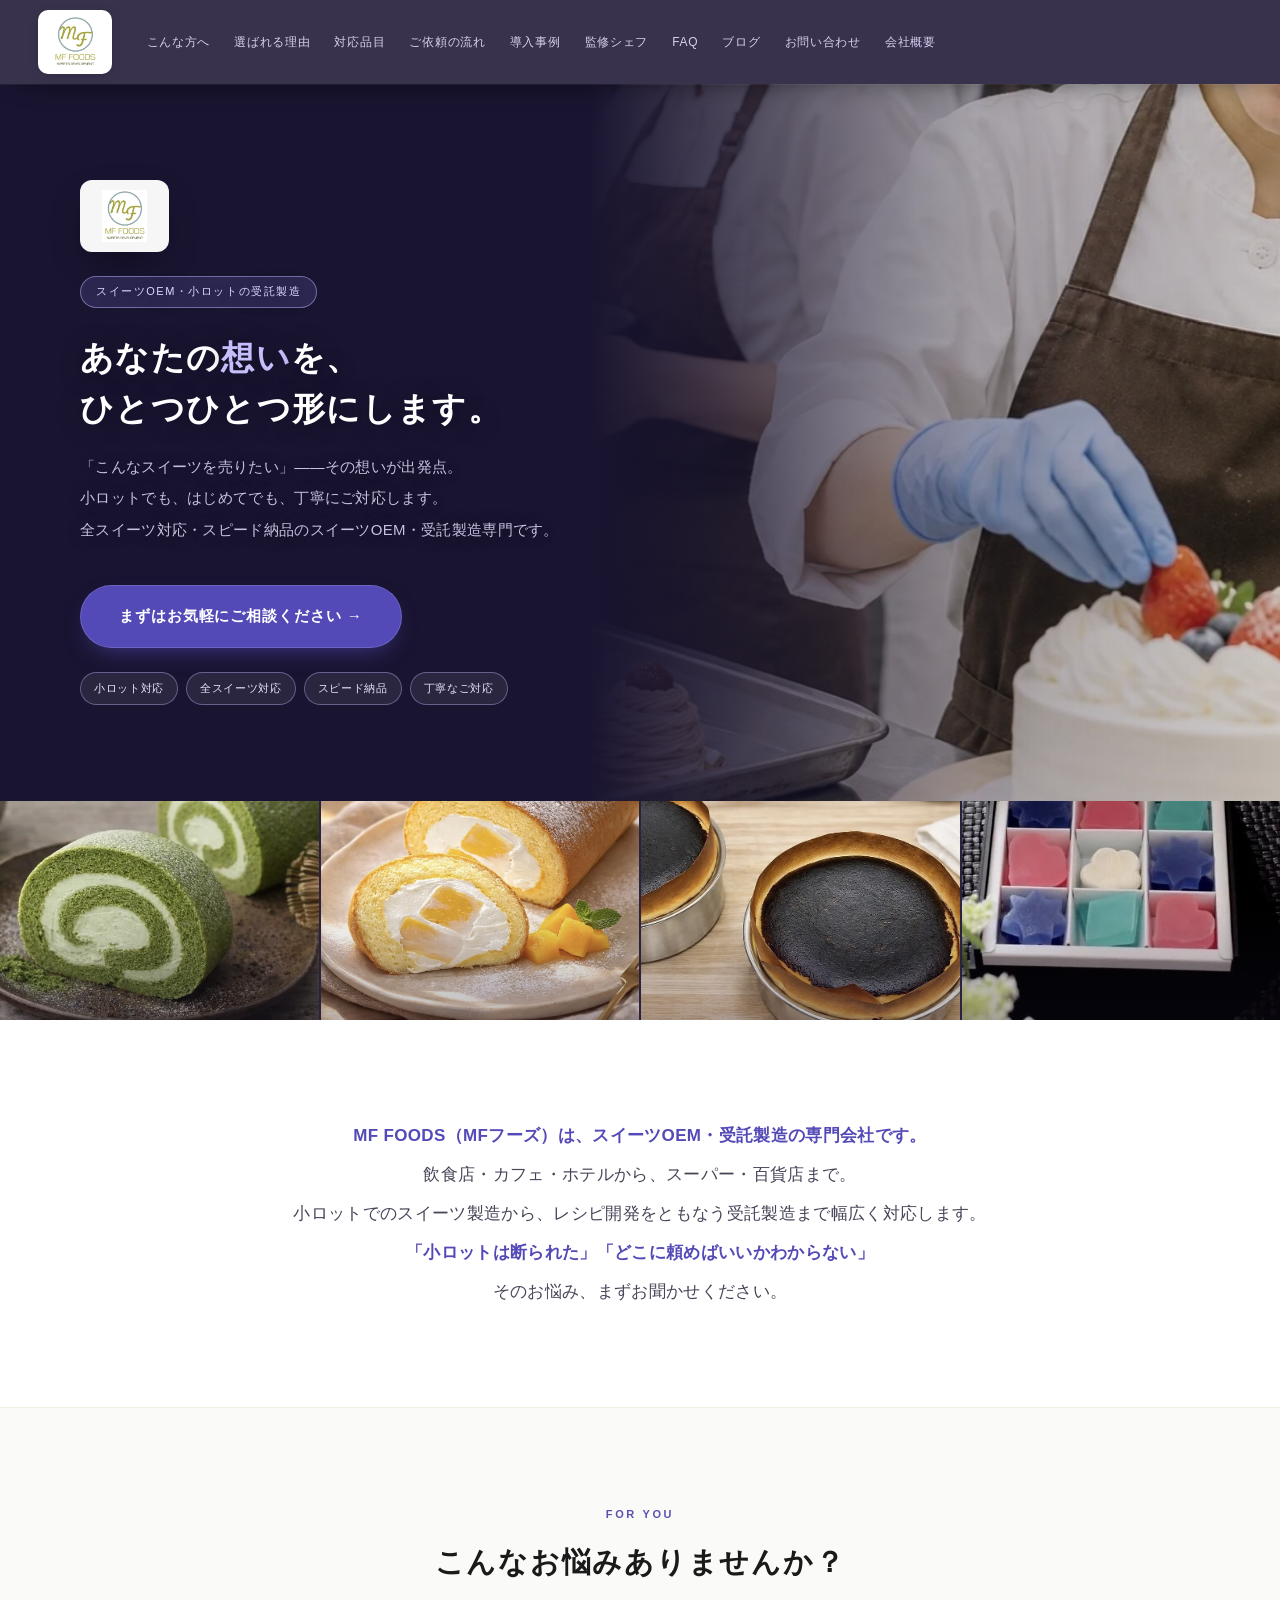
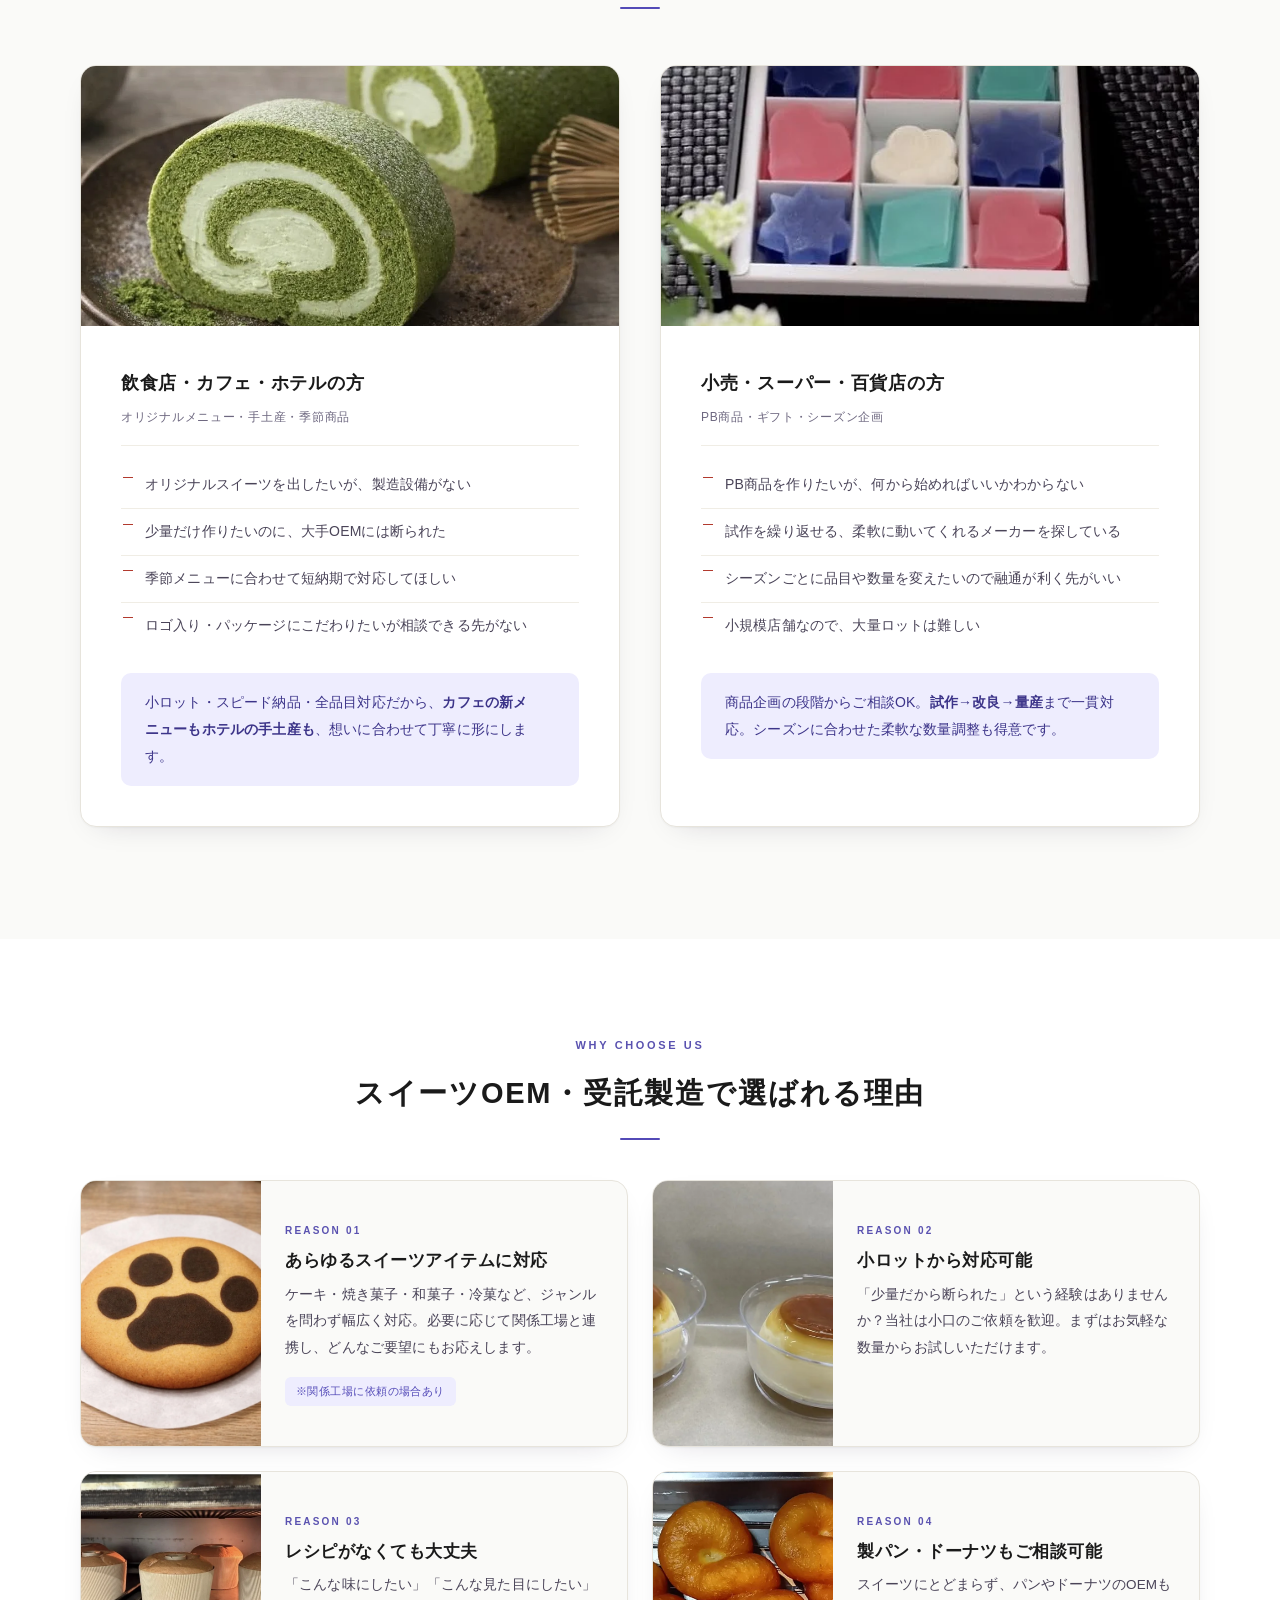
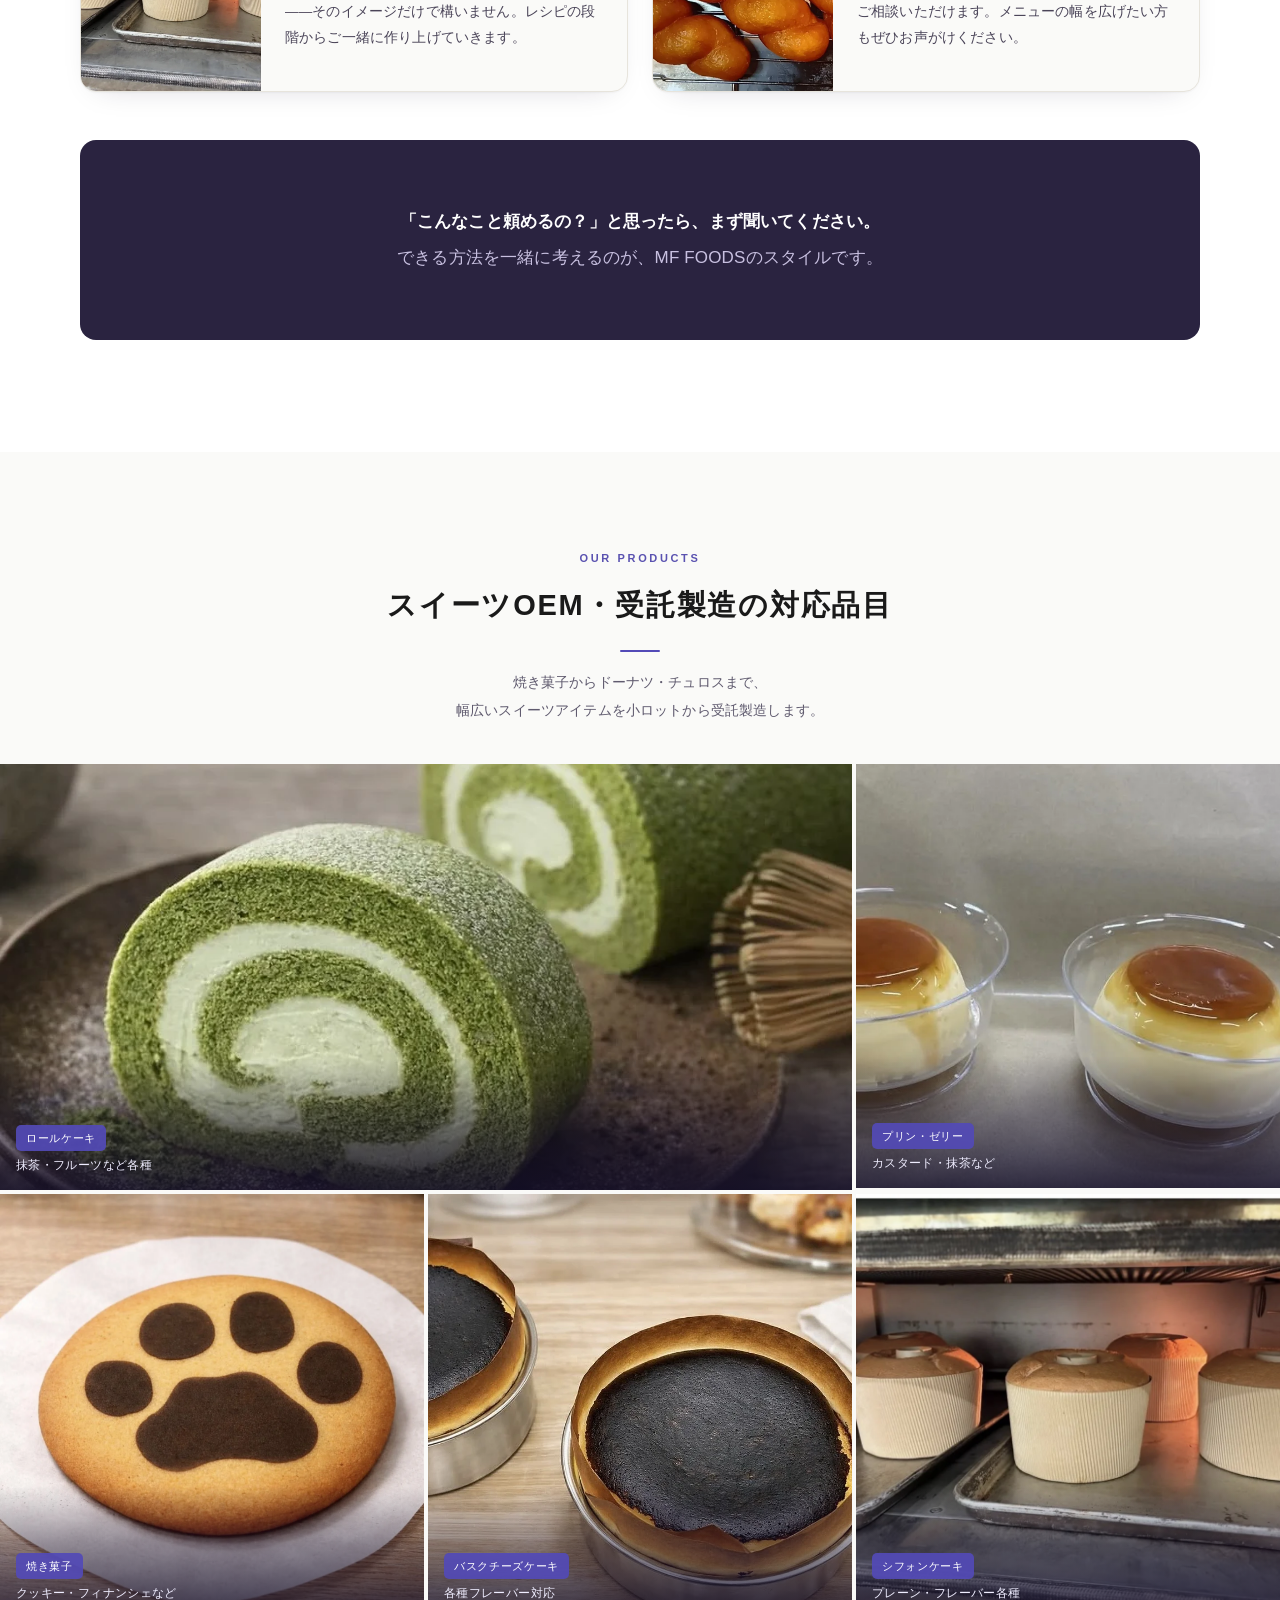
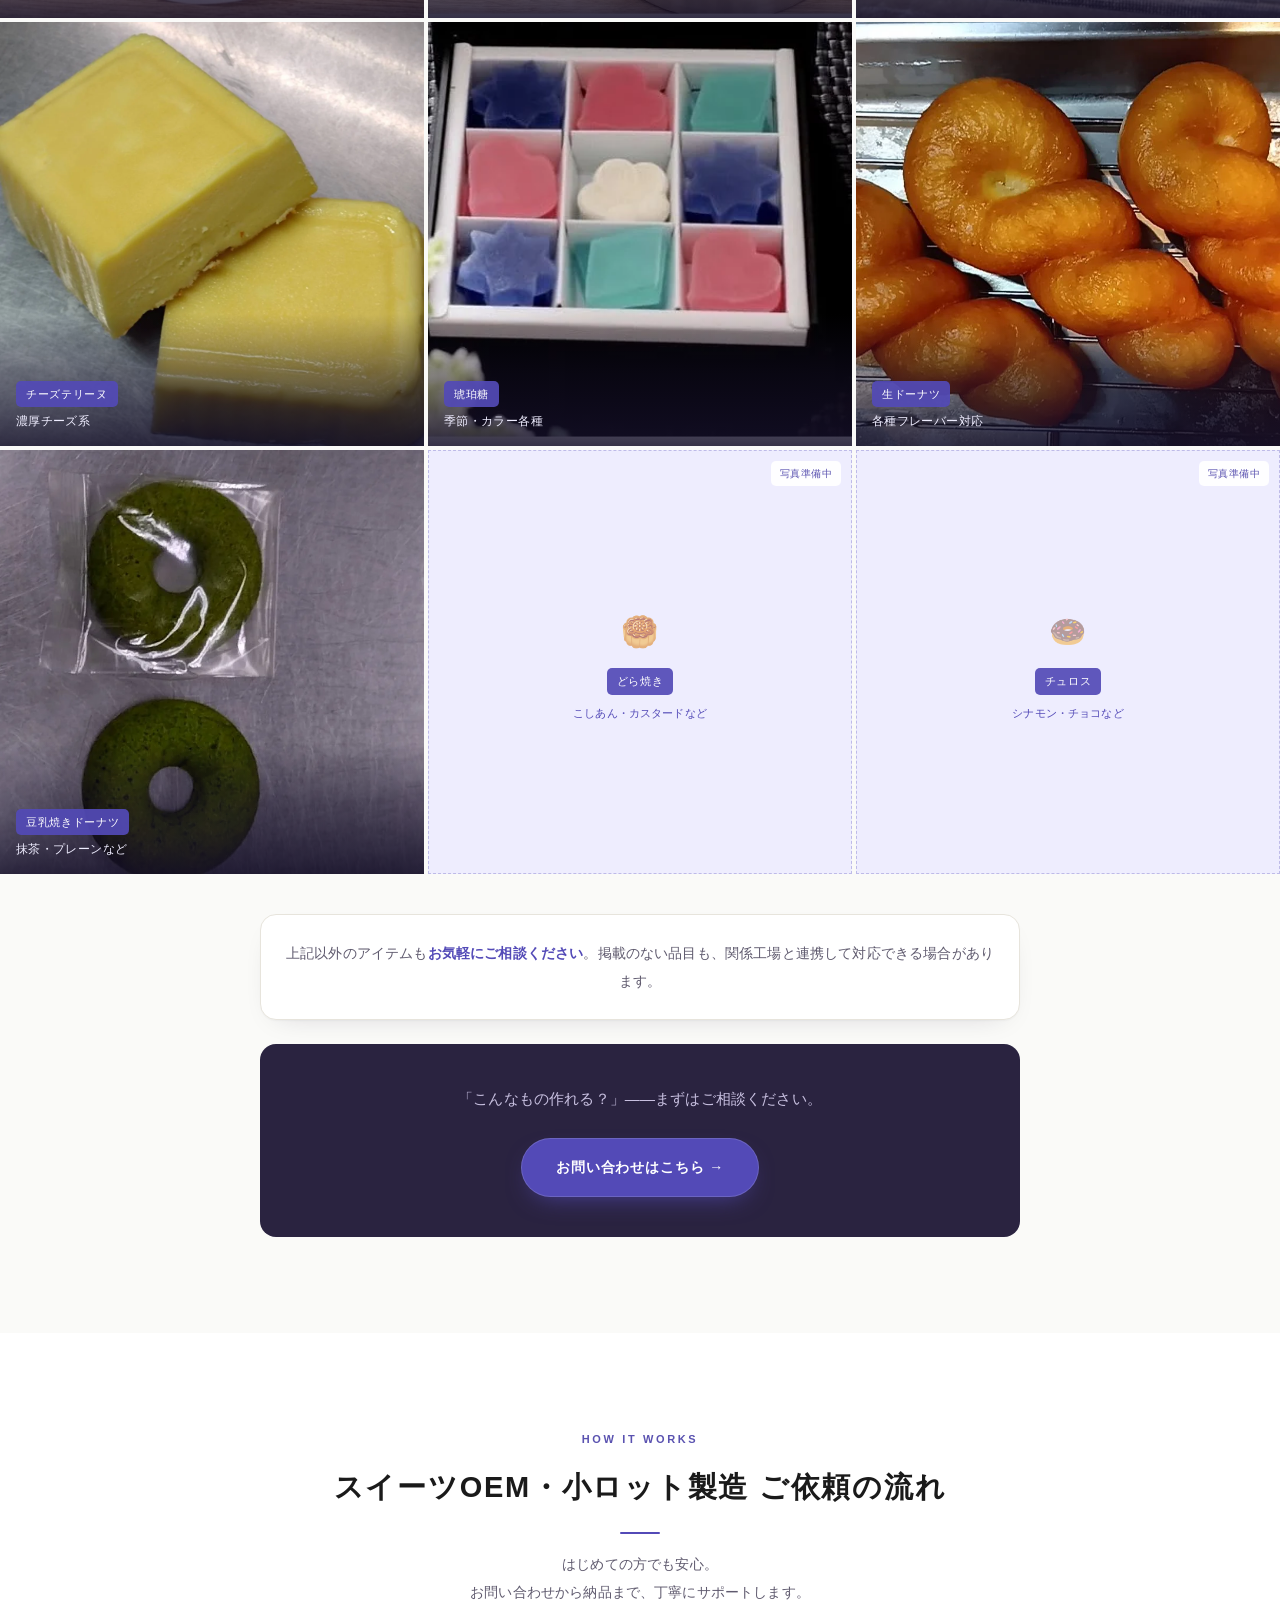
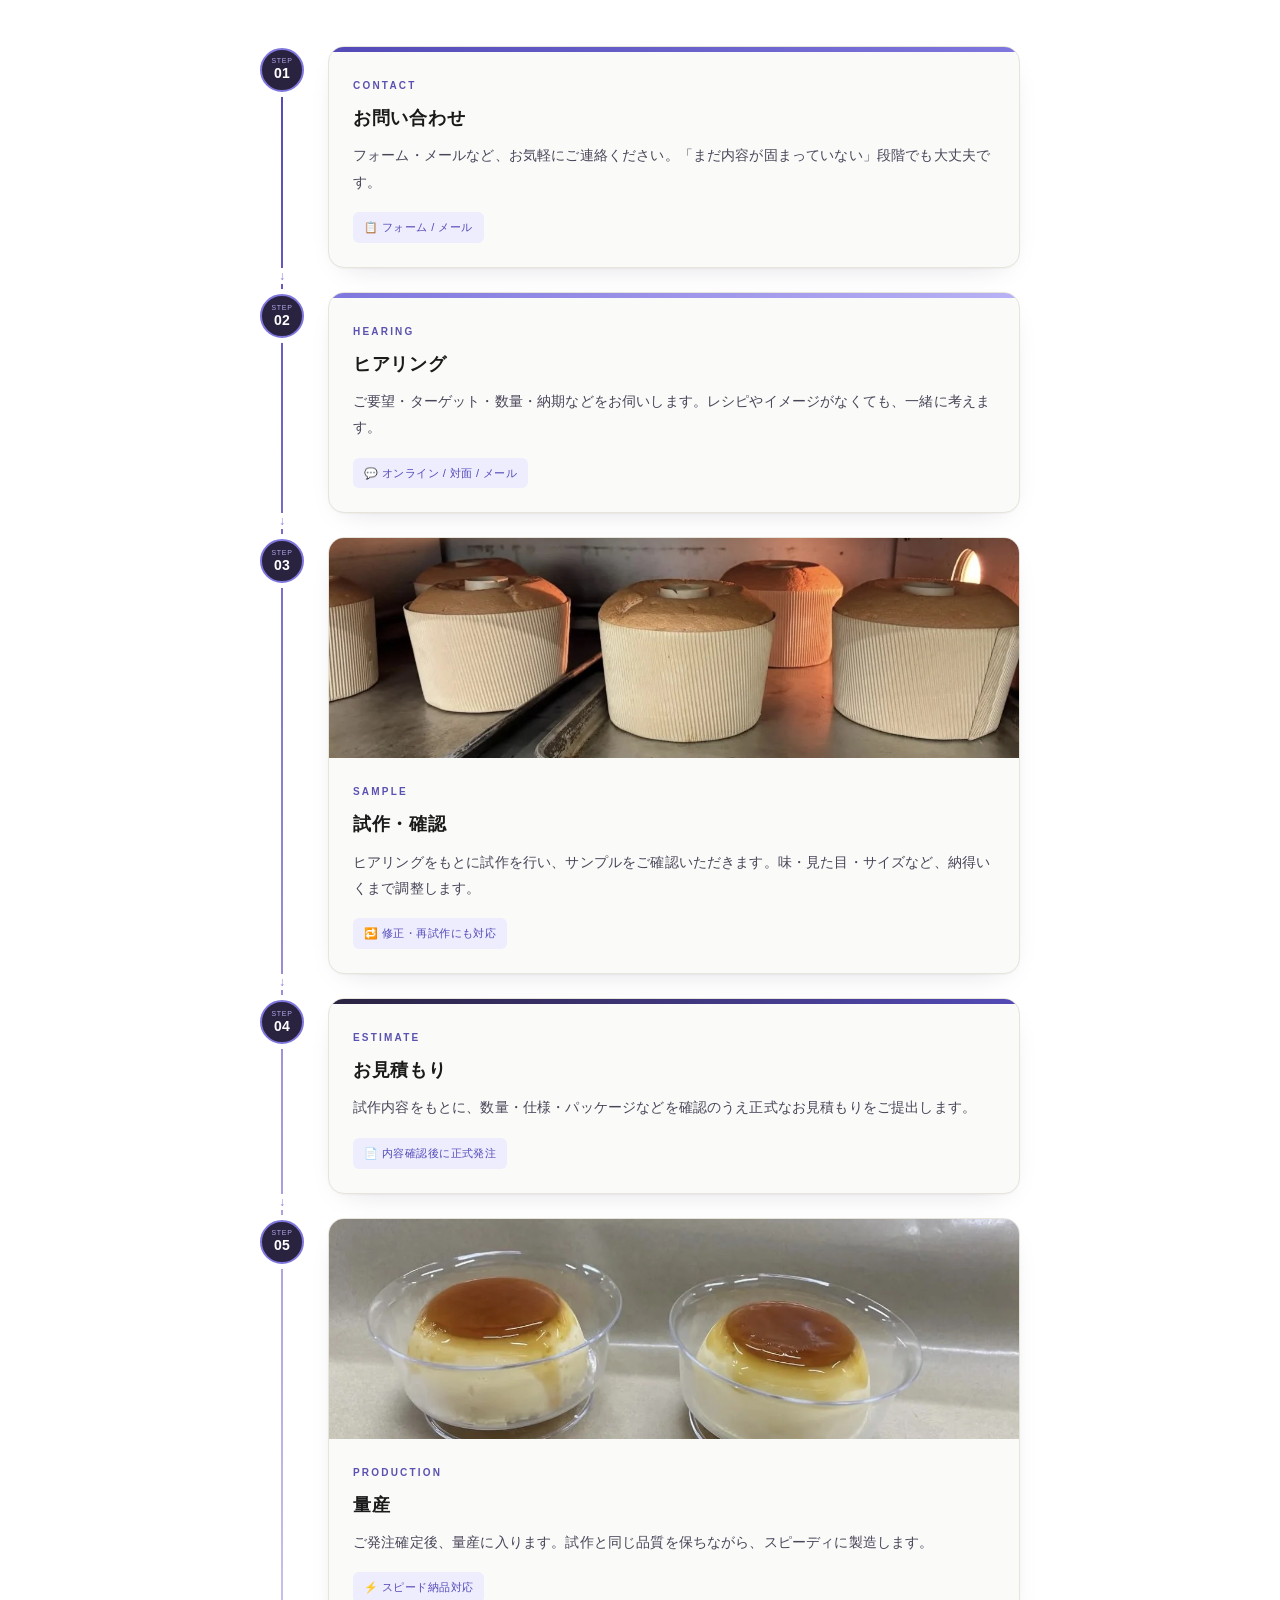
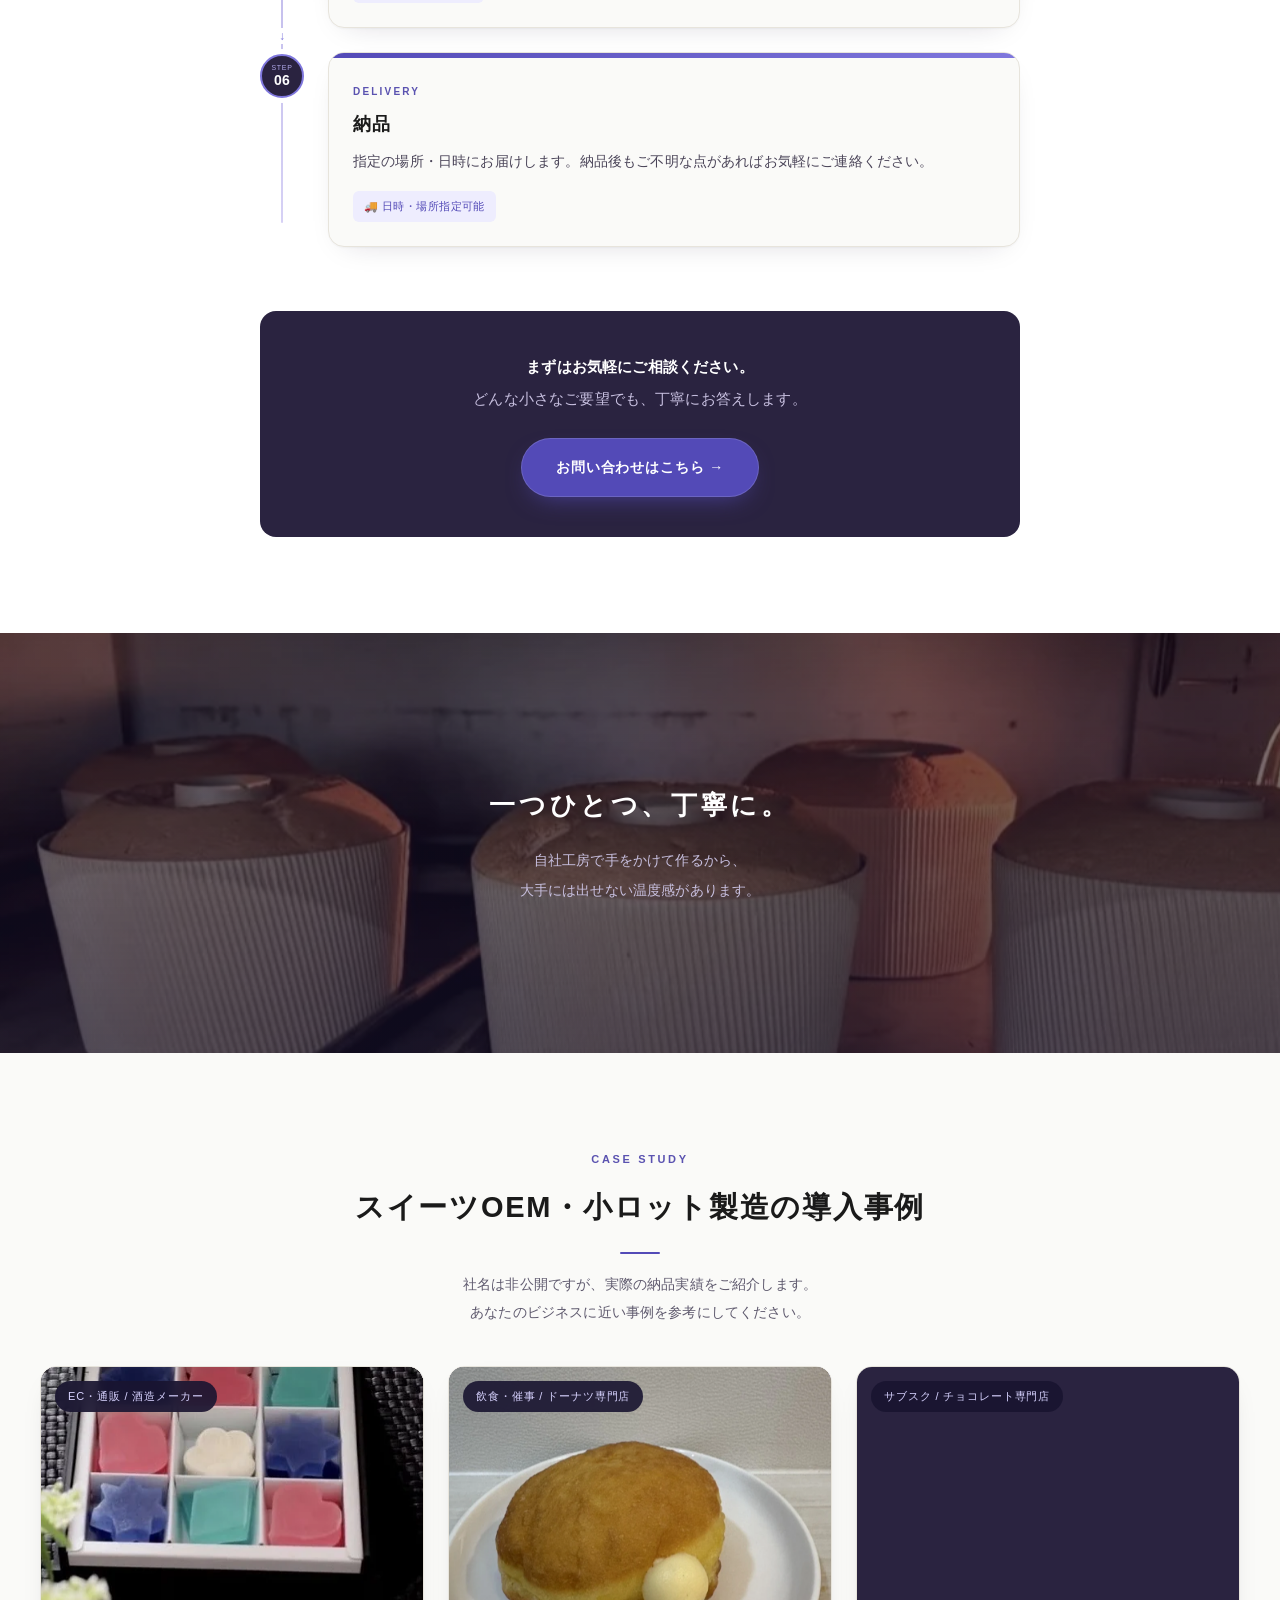
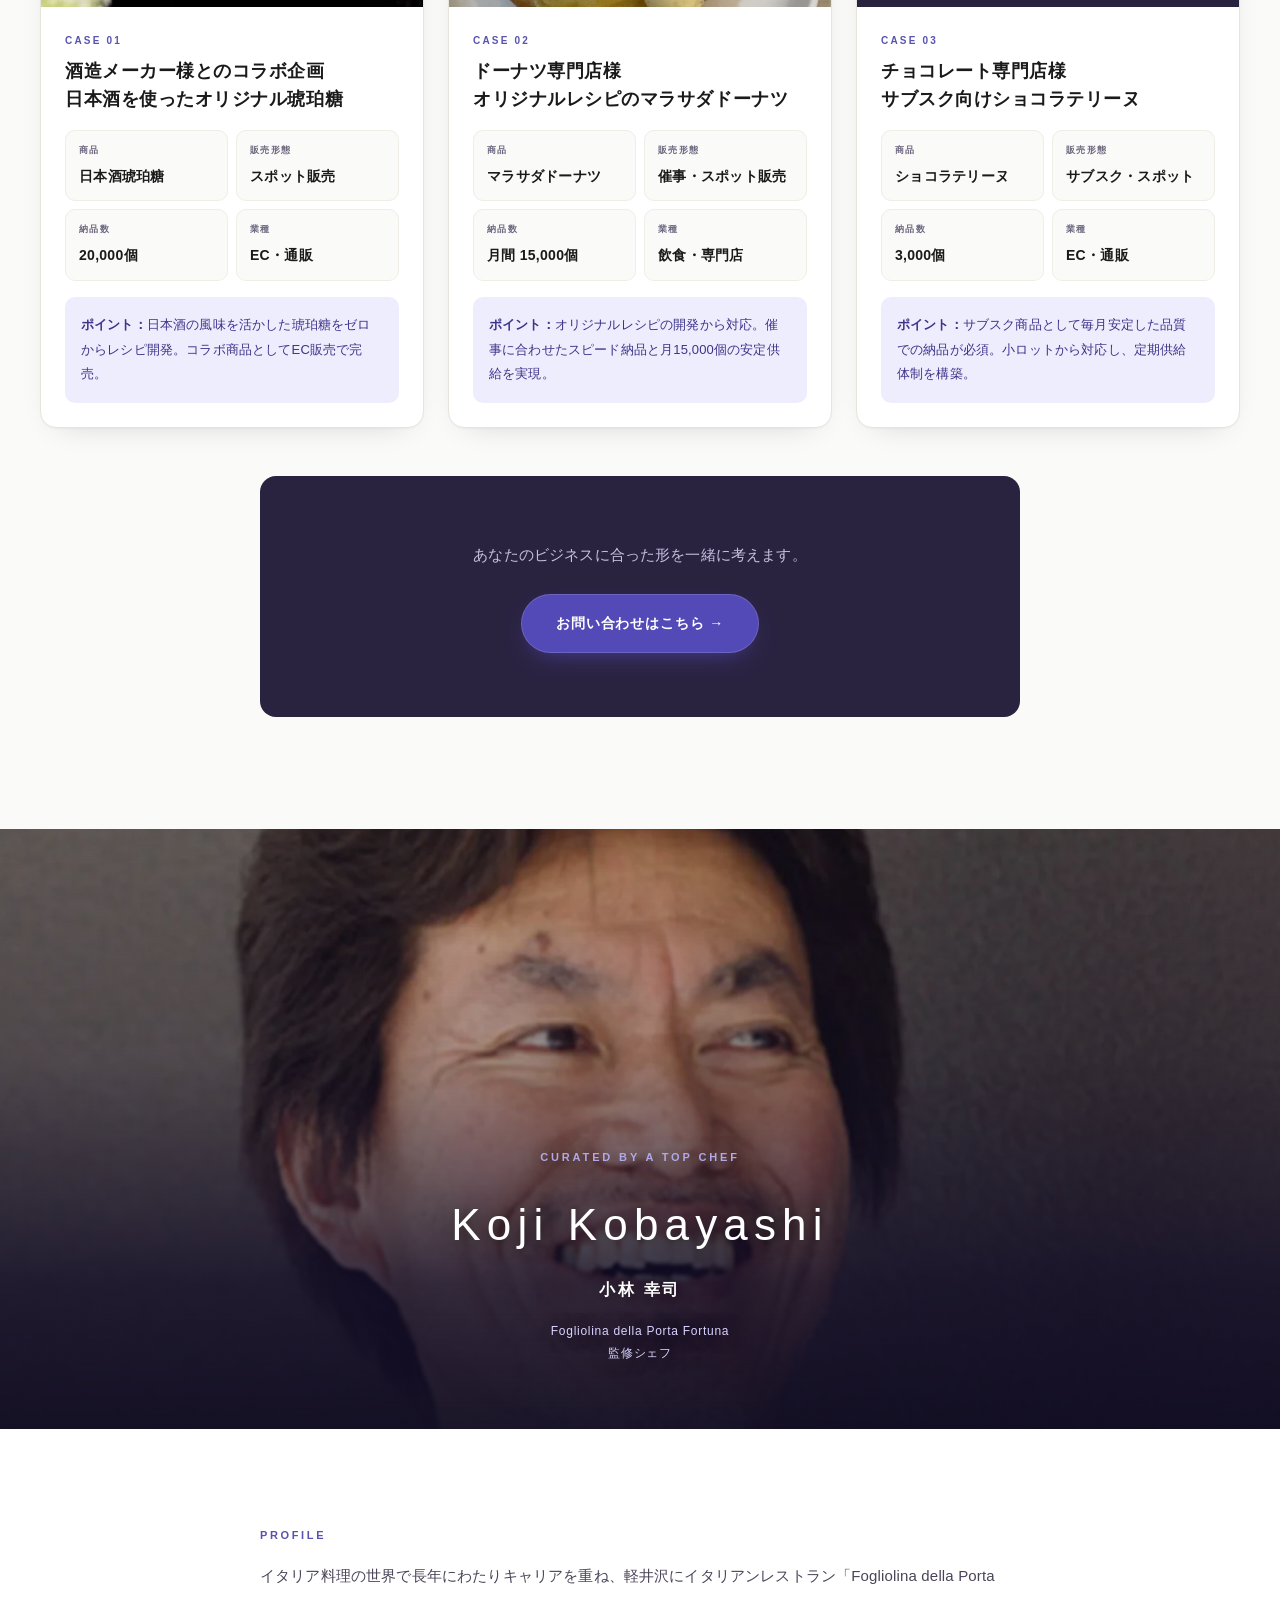
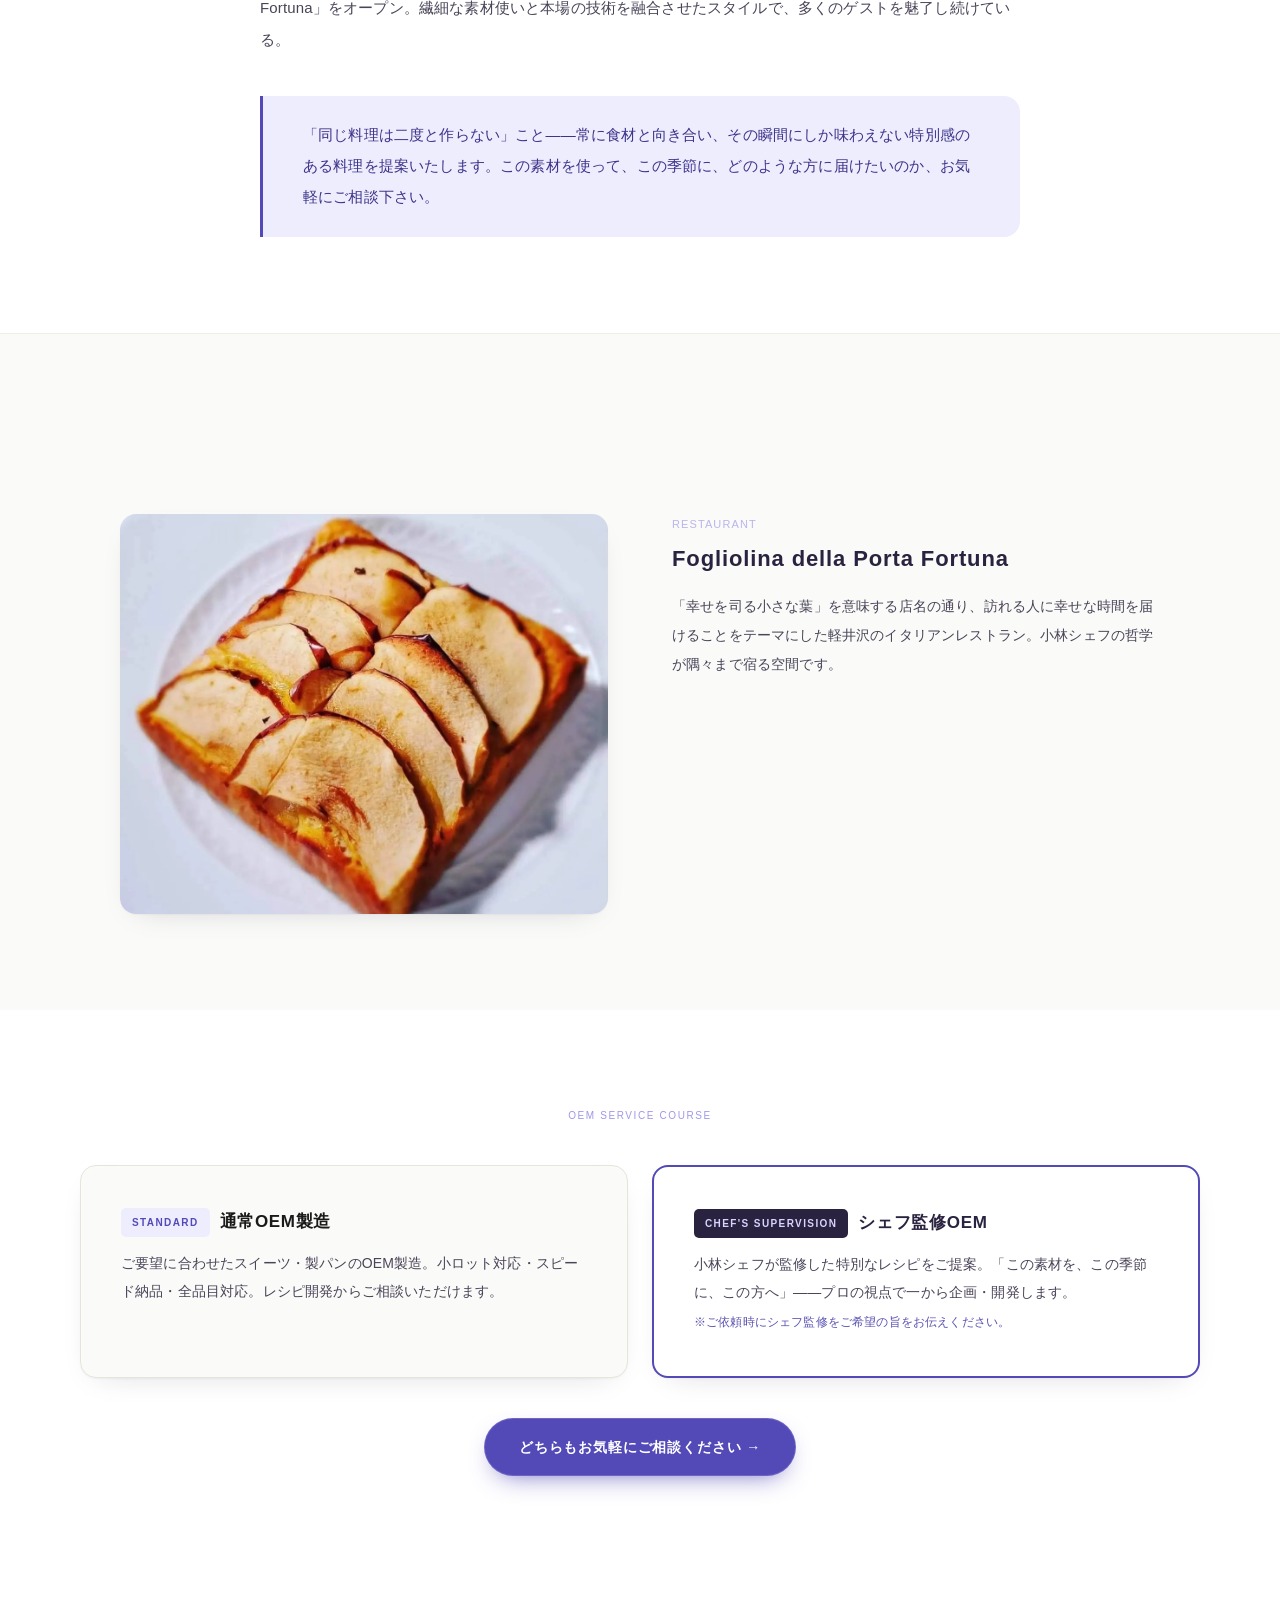
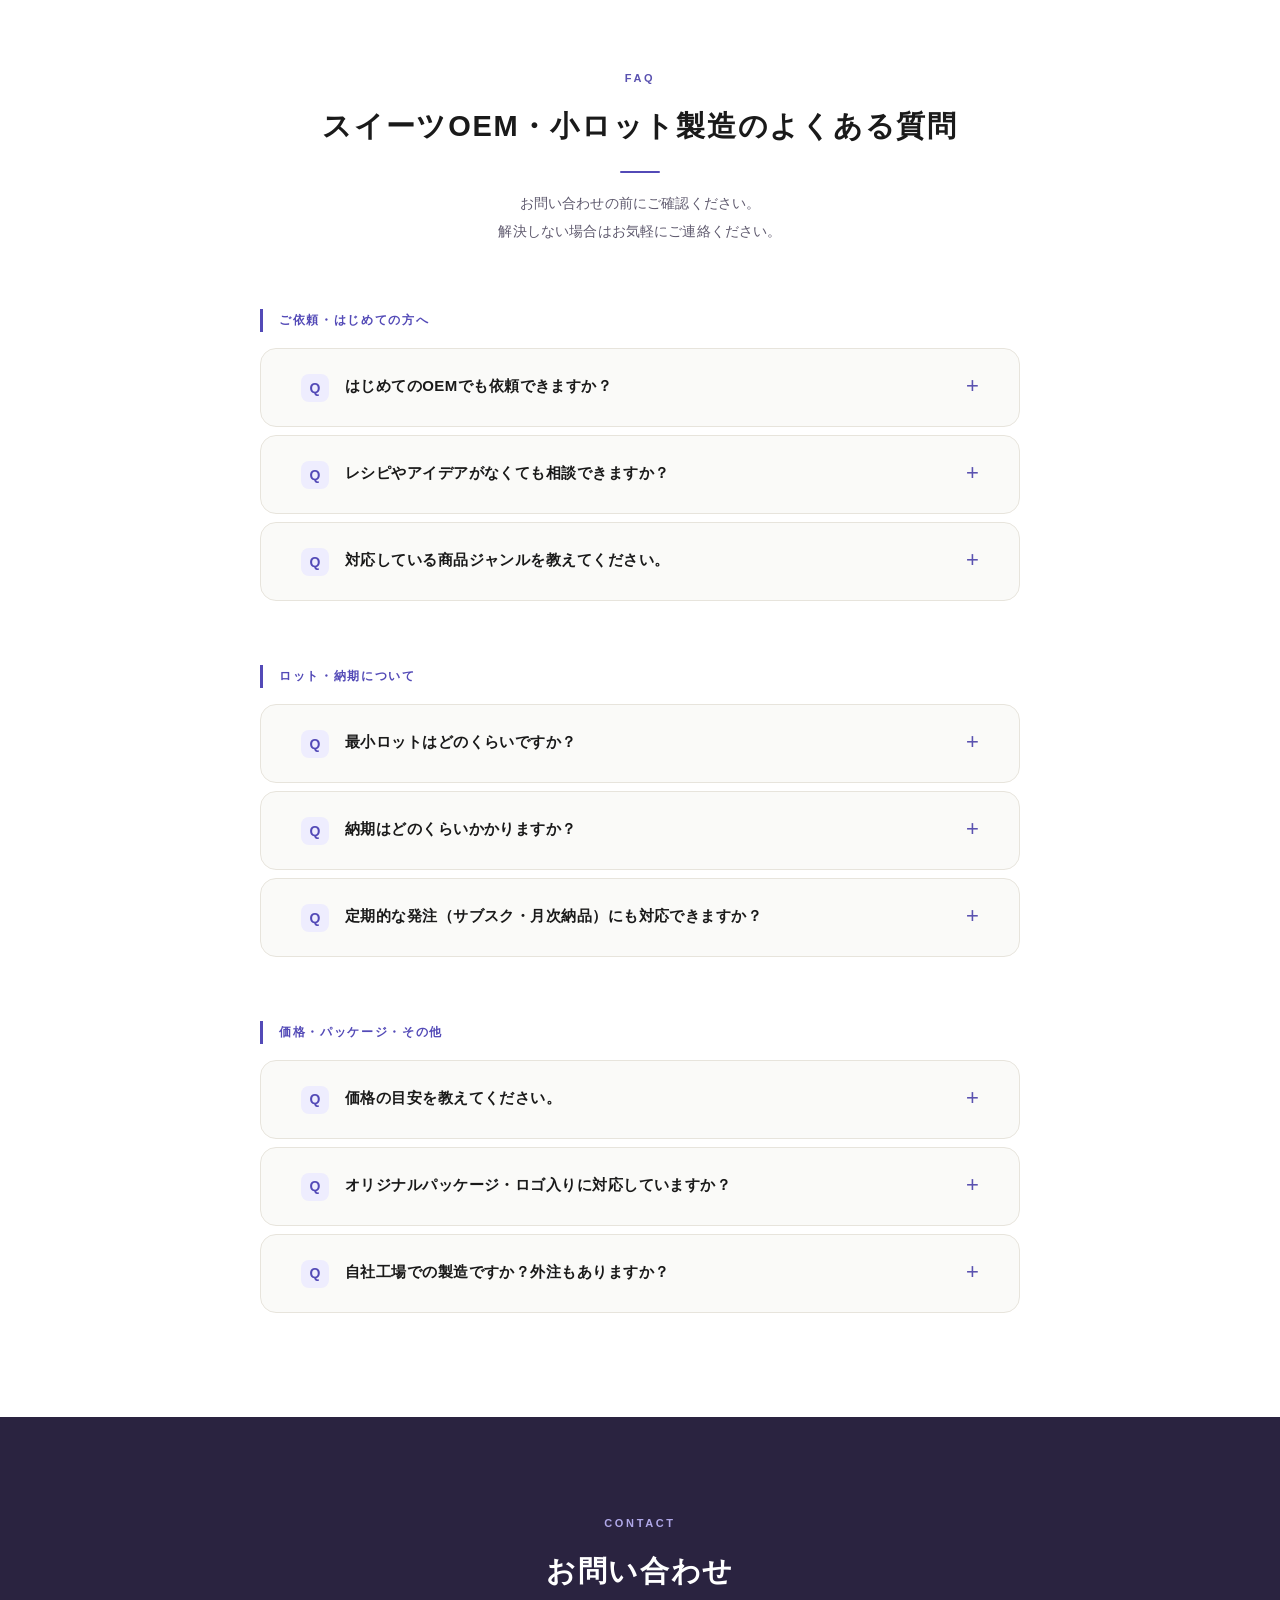
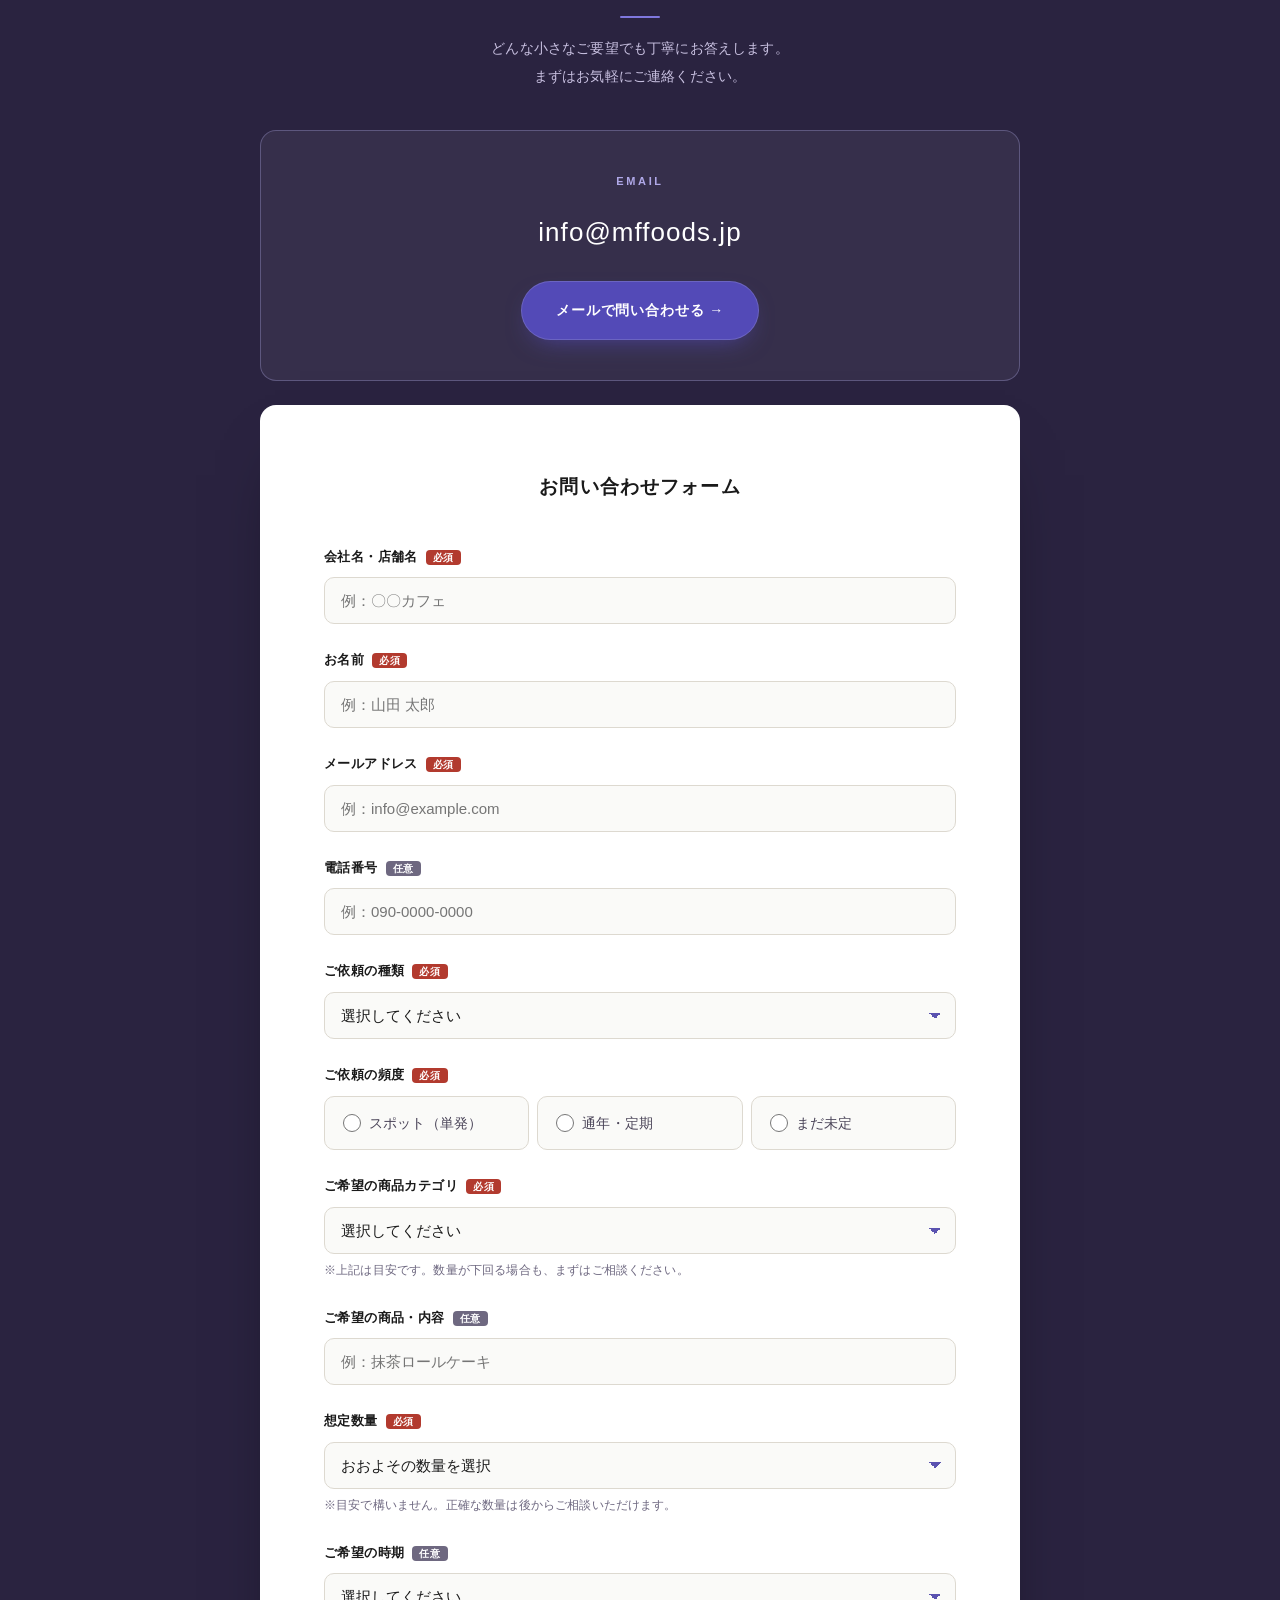
<file: index.html>
﻿<!DOCTYPE html>
<html lang="ja">
<head>
<meta charset="UTF-8">
<meta name="viewport" content="width=device-width, initial-scale=1">
<!-- Google Analytics 4 -->
<script async src="https://www.googletagmanager.com/gtag/js?id=G-D1Z7CCTZ1D"></script>
<script>
  window.dataLayer = window.dataLayer || [];
  function gtag(){dataLayer.push(arguments);}
  gtag('js', new Date());
  gtag('config', 'G-D1Z7CCTZ1D');
</script>
<title>スイーツOEM・受託製造｜小ロット対応のMF FOODS（岐阜・MFフーズ）</title>
<meta name="description" content="スイーツOEM・受託製造の専門会社MF FOODS（MFフーズ）。小ロットから、ロールケーキ・焼き菓子・プリン・ドーナツなど全スイーツを製造。飲食店・カフェ・ホテル・百貨店向けにレシピ開発からスピード納品まで対応。岐阜県羽島市。まずはお気軽にご相談ください。">
<meta name="author" content="MF FOODS（MFフーズ）">
<meta name="robots" content="index, follow, max-image-preview:large">
<link rel="canonical" href="https://mffoods.jp/">
<!-- ローカルSEO（地域）-->
<meta name="geo.region" content="JP-21">
<meta name="geo.placename" content="岐阜県羽島市">
<meta name="geo.position" content="35.3196;136.7034">
<meta name="ICBM" content="35.3196, 136.7034">
<!-- OGP / SNS -->
<meta property="og:title" content="スイーツOEM・受託製造｜小ロット対応のMF FOODS（岐阜）">
<meta property="og:description" content="スイーツOEM・受託製造の専門会社。小ロット対応で全スイーツを製造。レシピ開発からスピード納品まで。飲食店・カフェ・ホテル・百貨店向け。">
<meta property="og:url" content="https://mffoods.jp/">
<meta property="og:type" content="website">
<meta property="og:site_name" content="MF FOODS（MFフーズ）">
<meta property="og:locale" content="ja_JP">
<meta property="og:image" content="https://mffoods.jp/ogp.jpg">
<meta name="twitter:card" content="summary_large_image">
<meta name="twitter:title" content="スイーツOEM・受託製造｜小ロット対応のMF FOODS（岐阜）">
<meta name="twitter:description" content="スイーツOEM・受託製造の専門会社。小ロット対応で全スイーツを製造。レシピ開発からスピード納品まで。">
<meta name="twitter:image" content="https://mffoods.jp/ogp.jpg">
<!-- favicon -->
<link rel="icon" href="favicon.svg" type="image/svg+xml">
<link rel="icon" href="ogp.jpg" type="image/jpeg" sizes="any">
<!-- パフォーマンス最適化 -->
<link rel="preload" as="image" href="images/fv-hero.webp">
<link rel="stylesheet" href="style.css">
<!-- ═══════ 構造化データ（schema.org / JSON-LD）═══════ -->
<script type="application/ld+json">
{
  "@context": "https://schema.org",
  "@graph": [
    {
      "@type": ["Organization", "LocalBusiness"],
      "@id": "https://mffoods.jp/#business",
      "name": "MF FOODS（MFフーズ）",
      "alternateName": "MFフーズ",
      "url": "https://mffoods.jp/",
      "email": "info@mffoods.jp",
      "telephone": "+81-90-8472-8280",
      "image": "https://mffoods.jp/ogp.jpg",
      "description": "スイーツOEM・受託製造の専門会社。小ロットから全スイーツの製造に対応し、レシピ開発からスピード納品まで一貫してサポートします。岐阜県羽島市。",
      "slogan": "あなたの想いを、ひとつひとつ形にします。",
      "address": {
        "@type": "PostalAddress",
        "postalCode": "501-6229",
        "addressRegion": "岐阜県",
        "addressLocality": "羽島市",
        "streetAddress": "正木町坂丸3-26-2",
        "addressCountry": "JP"
      },
      "geo": {
        "@type": "GeoCoordinates",
        "latitude": 35.3196,
        "longitude": 136.7034
      },
      "founder": { "@type": "Person", "name": "藤井 一樹" },
      "openingHoursSpecification": [{
        "@type": "OpeningHoursSpecification",
        "dayOfWeek": ["Monday", "Tuesday", "Wednesday", "Thursday", "Friday"],
        "opens": "09:00",
        "closes": "18:00"
      }],
      "areaServed": [
        { "@type": "Country", "name": "日本" },
        { "@type": "State", "name": "岐阜県" },
        { "@type": "State", "name": "愛知県" },
        { "@type": "City", "name": "名古屋市" },
        { "@type": "State", "name": "三重県" },
        { "@type": "State", "name": "滋賀県" },
        { "@type": "State", "name": "京都府" },
        { "@type": "State", "name": "大阪府" },
        { "@type": "State", "name": "兵庫県" }
      ],
      "knowsAbout": ["スイーツOEM", "受託製造", "小ロット製造", "レシピ開発", "製パン", "焼き菓子", "ドーナツ"],
      "makesOffer": {
        "@type": "OfferCatalog",
        "name": "スイーツOEM・受託製造の対応品目",
        "itemListElement": [
          { "@type": "Offer", "itemOffered": { "@type": "Service", "name": "ロールケーキのOEM・受託製造" } },
          { "@type": "Offer", "itemOffered": { "@type": "Service", "name": "焼き菓子のOEM・受託製造" } },
          { "@type": "Offer", "itemOffered": { "@type": "Service", "name": "プリン・ゼリーのOEM・受託製造" } },
          { "@type": "Offer", "itemOffered": { "@type": "Service", "name": "シフォンケーキのOEM・受託製造" } },
          { "@type": "Offer", "itemOffered": { "@type": "Service", "name": "バスクチーズケーキのOEM・受託製造" } },
          { "@type": "Offer", "itemOffered": { "@type": "Service", "name": "チーズテリーヌのOEM・受託製造" } },
          { "@type": "Offer", "itemOffered": { "@type": "Service", "name": "琥珀糖のOEM・受託製造" } },
          { "@type": "Offer", "itemOffered": { "@type": "Service", "name": "どら焼きのOEM・受託製造" } },
          { "@type": "Offer", "itemOffered": { "@type": "Service", "name": "生ドーナツのOEM・受託製造" } },
          { "@type": "Offer", "itemOffered": { "@type": "Service", "name": "豆乳焼きドーナツのOEM・受託製造" } },
          { "@type": "Offer", "itemOffered": { "@type": "Service", "name": "チュロスのOEM・受託製造" } }
        ]
      }
    },
    {
      "@type": "WebSite",
      "@id": "https://mffoods.jp/#website",
      "url": "https://mffoods.jp/",
      "name": "MF FOODS（MFフーズ）｜スイーツOEM・受託製造",
      "publisher": { "@id": "https://mffoods.jp/#business" },
      "inLanguage": "ja"
    },
    {
      "@type": "FAQPage",
      "@id": "https://mffoods.jp/#faq",
      "mainEntity": [
        { "@type": "Question", "name": "はじめてのOEMでも依頼できますか？", "acceptedAnswer": { "@type": "Answer", "text": "はい、もちろんです。はじめての方こそ大歓迎です。「何から始めればいいかわからない」という段階からご相談いただけます。ヒアリングから丁寧にサポートします。" } },
        { "@type": "Question", "name": "レシピやアイデアがなくても相談できますか？", "acceptedAnswer": { "@type": "Answer", "text": "できます。「こんな商品を売りたい」というイメージだけで構いません。レシピの開発からご一緒に進めることが可能です。" } },
        { "@type": "Question", "name": "対応している商品ジャンルを教えてください。", "acceptedAnswer": { "@type": "Answer", "text": "スイーツ全般（ロールケーキ・焼き菓子・プリン・ゼリー・シフォンケーキ・バスクチーズケーキ・チーズテリーヌ・琥珀糖・どら焼きなど）に加え、生ドーナツ・豆乳焼きドーナツ・チュロスなど製パン系もご相談いただけます。" } },
        { "@type": "Question", "name": "最小ロットはどのくらいですか？", "acceptedAnswer": { "@type": "Answer", "text": "商品によって異なります。目安として、ケーキ・テリーヌなど単価のあるお菓子は100個程度から、プリン・ゼリー類は500個程度から、クッキー・ドーナツなどの焼き菓子は1,000個程度からご相談いただいています。あくまで目安ですので、「大手に断られた」という数量でもまずはお気軽にお問い合わせください。" } },
        { "@type": "Question", "name": "納期はどのくらいかかりますか？", "acceptedAnswer": { "@type": "Answer", "text": "商品や数量によって異なりますが、試作から量産まで含めると通常2〜4週間程度を目安にしています。急ぎのご依頼も可能な限り対応しますので、まずはご相談ください。" } },
        { "@type": "Question", "name": "定期的な発注（サブスク・月次納品）にも対応できますか？", "acceptedAnswer": { "@type": "Answer", "text": "はい、対応可能です。毎月一定数量を納品するサブスク型や、シーズンごとの定期発注にも柔軟に対応しています。安定した供給体制を一緒に構築していきます。" } },
        { "@type": "Question", "name": "価格の目安を教えてください。", "acceptedAnswer": { "@type": "Answer", "text": "商品の種類・数量・仕様によって異なります。まず無料でお見積もりをご提出しますので、お気軽にお問い合わせください。" } },
        { "@type": "Question", "name": "オリジナルパッケージ・ロゴ入りに対応していますか？", "acceptedAnswer": { "@type": "Answer", "text": "はい、対応可能です。ロゴ入りシールやオリジナルパッケージのご要望もお受けしています。" } },
        { "@type": "Question", "name": "自社工場での製造ですか？外注もありますか？", "acceptedAnswer": { "@type": "Answer", "text": "基本的には自社にて製造しておりますが、品目や数量によっては提携工場と連携して対応する場合があります。その場合も品質管理はMF FOODSが責任を持って行います。" } }
      ]
    },
    {
      "@type": "BreadcrumbList",
      "itemListElement": [
        {
          "@type": "ListItem",
          "position": 1,
          "name": "ホーム",
          "item": "https://mffoods.jp/"
        }
      ]
    },
    {
      "@type": "Service",
      "@id": "https://mffoods.jp/#service",
      "name": "スイーツOEM・小ロット受託製造",
      "description": "小ロットからのスイーツOEM・受託製造サービス。ロールケーキ・焼き菓子・プリン・ドーナツなど全スイーツ対応。レシピ開発から試作・量産・納品まで一貫サポート。",
      "provider": { "@id": "https://mffoods.jp/#business" },
      "serviceType": "スイーツOEM製造",
      "areaServed": [
        { "@type": "Country", "name": "日本" },
        { "@type": "State", "name": "岐阜県" },
        { "@type": "State", "name": "愛知県" },
        { "@type": "City", "name": "名古屋市" },
        { "@type": "State", "name": "三重県" },
        { "@type": "State", "name": "滋賀県" },
        { "@type": "State", "name": "京都府" },
        { "@type": "State", "name": "大阪府" },
        { "@type": "State", "name": "兵庫県" }
      ],
      "hasOfferCatalog": {
        "@type": "OfferCatalog",
        "name": "小ロット対応スイーツOEM製造",
        "itemListElement": [
          { "@type": "Offer", "itemOffered": { "@type": "Service", "name": "小ロットスイーツOEM製造" } },
          { "@type": "Offer", "itemOffered": { "@type": "Service", "name": "オリジナルレシピ開発" } },
          { "@type": "Offer", "itemOffered": { "@type": "Service", "name": "試作・サンプル製造" } }
        ]
      }
    },
    {
      "@type": "HowTo",
      "@id": "https://mffoods.jp/#howto",
      "name": "スイーツOEM・小ロット製造のご依頼方法",
      "description": "スイーツOEMの小ロット製造をMF FOODSにご依頼いただく流れです。お問い合わせから納品まで丁寧にサポートします。",
      "totalTime": "P28D",
      "step": [
        { "@type": "HowToStep", "position": 1, "name": "お問い合わせ", "text": "フォーム・メールでお気軽にご連絡ください。内容が固まっていない段階でも大丈夫です。" },
        { "@type": "HowToStep", "position": 2, "name": "ヒアリング", "text": "ご要望・ターゲット・数量・納期などをお伺いします。レシピやイメージがなくても一緒に考えます。" },
        { "@type": "HowToStep", "position": 3, "name": "試作・確認", "text": "ヒアリングをもとに試作を行い、サンプルをご確認いただきます。納得いくまで調整します。" },
        { "@type": "HowToStep", "position": 4, "name": "お見積もり", "text": "試作内容をもとに数量・仕様・パッケージを確認し、正式なお見積もりをご提出します。" },
        { "@type": "HowToStep", "position": 5, "name": "量産・納品", "text": "ご発注確定後に量産に入り、試作と同じ品質を保ちながらスピーディに製造・納品します。" }
      ]
    }
  ]
}
</script>
</head>
<body>

<!-- ヘッダー -->
<header class="header">
  <div class="header-logo-wrap" style="background:#fff;border-radius:8px;padding:5px 12px;display:inline-flex;align-items:center;">
    <img style="height:60px;width:auto;display:block;" src="images/logo-header.webp" alt="MF FOODS">
  </div>
  <nav class="header-nav">
    <a href="#target">こんな方へ</a>
    <a href="#reasons">選ばれる理由</a>
    <a href="#items">対応品目</a>
    <a href="#flow">ご依頼の流れ</a>
    <a href="#cases">導入事例</a>
    <a href="#chef">監修シェフ</a><a href="#faq">FAQ</a>
    <a href="blog/index.html">ブログ</a>
    <a href="#contact">お問い合わせ</a>
    <a href="#company">会社概要</a>
  </nav>
</header>

<!-- ① ファーストビュー -->
<section class="fv">
  <img class="fv-img" src="images/fv-hero.webp" alt="MF FOODS（MFフーズ）の製造スイーツと工房" width="797" height="725">
  <div class="fv-overlay">
    <div class="fv-logo-wrap"><img class="fv-logo" src="images/logo-header.webp" alt="MF FOODS"></div>
    <h1 class="fv-main"><span class="fv-kw">スイーツOEM・小ロットの受託製造</span>あなたの<em>想い</em>を、<br>ひとつひとつ形にします。</h1>
    <p class="fv-sub">「こんなスイーツを売りたい」——その想いが出発点。<br>小ロットでも、はじめてでも、丁寧にご対応します。<br>全スイーツ対応・スピード納品のスイーツOEM・受託製造専門です。</p>
    <a href="#contact" class="fv-cta">まずはお気軽にご相談ください →</a>
    <div class="fv-badges">
      <span class="badge">小ロット対応</span>
      <span class="badge">全スイーツ対応</span>
      <span class="badge">スピード納品</span>
      <span class="badge">丁寧なご対応</span>
    </div>
  </div>
</section>

<!-- ギャラリー -->
<div class="gallery">
  <div class="gallery-item"><img loading="lazy" decoding="async" src="images/gallery-matcha-roll.webp" alt="抹茶ロールケーキ" width="300" height="300"></div>
  <div class="gallery-item"><img loading="lazy" decoding="async" src="images/gallery-mango-roll.webp" alt="マンゴーロールケーキ" width="300" height="300"></div>
  <div class="gallery-item"><img loading="lazy" decoding="async" src="images/gallery-basque-cheese.webp" alt="バスクチーズケーキ" width="300" height="300"></div>
  <div class="gallery-item"><img loading="lazy" decoding="async" src="images/gallery-wagashi.webp" alt="和菓子アソート" width="300" height="300"></div>
</div>

<!-- ② こんな方へ -->
<div class="bridge">
  <p class="bridge-lead"><strong>MF FOODS（MFフーズ）は、スイーツOEM・受託製造の専門会社です。</strong><br>飲食店・カフェ・ホテルから、スーパー・百貨店まで。<br>小ロットでのスイーツ製造から、レシピ開発をともなう受託製造まで幅広く対応します。<br><strong>「小ロットは断られた」「どこに頼めばいいかわからない」</strong><br>そのお悩み、まずお聞かせください。</p>
</div>
<section class="target-section" id="target">
  <div class="section-heading"><span>FOR YOU</span><h2>こんなお悩みありませんか？</h2></div>
  <div class="target-card">
    <div class="target-card-img"><img loading="lazy" decoding="async" src="images/gallery-matcha-roll.webp" alt="カフェ・飲食店向けスイーツの一例（抹茶ロールケーキ）"></div>
    <div class="target-card-body">
      <div class="target-card-title">飲食店・カフェ・ホテルの方</div>
      <div class="target-card-sub">オリジナルメニュー・手土産・季節商品</div>
      <ul class="pain-list">
        <li>オリジナルスイーツを出したいが、製造設備がない</li>
        <li>少量だけ作りたいのに、大手OEMには断られた</li>
        <li>季節メニューに合わせて短納期で対応してほしい</li>
        <li>ロゴ入り・パッケージにこだわりたいが相談できる先がない</li>
      </ul>
      <div class="appeal-box">小ロット・スピード納品・全品目対応だから、<strong>カフェの新メニューもホテルの手土産も</strong>、想いに合わせて丁寧に形にします。</div>
    </div>
  </div>
  <div class="target-card">
    <div class="target-card-img"><img loading="lazy" decoding="async" src="images/gallery-wagashi.webp" alt="小売・百貨店向けスイーツの一例（和菓子アソート）"></div>
    <div class="target-card-body">
      <div class="target-card-title">小売・スーパー・百貨店の方</div>
      <div class="target-card-sub">PB商品・ギフト・シーズン企画</div>
      <ul class="pain-list">
        <li>PB商品を作りたいが、何から始めればいいかわからない</li>
        <li>試作を繰り返せる、柔軟に動いてくれるメーカーを探している</li>
        <li>シーズンごとに品目や数量を変えたいので融通が利く先がいい</li>
        <li>小規模店舗なので、大量ロットは難しい</li>
      </ul>
      <div class="appeal-box">商品企画の段階からご相談OK。<strong>試作→改良→量産</strong>まで一貫対応。シーズンに合わせた柔軟な数量調整も得意です。</div>
    </div>
  </div>
</section>

<!-- ③ 選ばれる理由 -->
<section class="reasons-section" id="reasons">
  <div class="section-heading"><span>WHY CHOOSE US</span><h2>スイーツOEM・受託製造で選ばれる理由</h2></div>
  <div class="reason-card"><div class="reason-inner"><div class="reason-img"><img loading="lazy" decoding="async" src="images/reason-lineup.webp" alt="品目対応"></div><div class="reason-body"><div class="reason-num">REASON 01</div><div class="reason-title">あらゆるスイーツアイテムに対応</div><div class="reason-desc">ケーキ・焼き菓子・和菓子・冷菓など、ジャンルを問わず幅広く対応。必要に応じて関係工場と連携し、どんなご要望にもお応えします。</div><span class="reason-note">※関係工場に依頼の場合あり</span></div></div></div>
  <div class="reason-card"><div class="reason-inner"><div class="reason-img"><img loading="lazy" decoding="async" src="images/reason-small-lot.webp" alt=""></div><div class="reason-body"><div class="reason-num">REASON 02</div><div class="reason-title">小ロットから対応可能</div><div class="reason-desc">「少量だから断られた」という経験はありませんか？当社は小口のご依頼を歓迎。まずはお気軽な数量からお試しいただけます。</div></div></div></div>
  <div class="reason-card"><div class="reason-inner"><div class="reason-img"><img loading="lazy" decoding="async" src="images/reason-recipe.webp" alt=""></div><div class="reason-body"><div class="reason-num">REASON 03</div><div class="reason-title">レシピがなくても大丈夫</div><div class="reason-desc">「こんな味にしたい」「こんな見た目にしたい」——そのイメージだけで構いません。レシピの段階からご一緒に作り上げていきます。</div></div></div></div>
  <div class="reason-card"><div class="reason-inner"><div class="reason-img"><img loading="lazy" decoding="async" src="images/reason-bread-donut.webp" alt="パン・ドーナツ"></div><div class="reason-body"><div class="reason-num">REASON 04</div><div class="reason-title">製パン・ドーナツもご相談可能</div><div class="reason-desc">スイーツにとどまらず、パンやドーナツのOEMもご相談いただけます。メニューの幅を広げたい方もぜひお声がけください。</div></div></div></div>
  <div class="reasons-footer"><p><strong>「こんなこと頼めるの？」と思ったら、まず聞いてください。</strong><br>できる方法を一緒に考えるのが、MF FOODSのスタイルです。</p></div>
</section>

<!-- ④ 対応品目 -->
<section class="items-section" id="items">
  <div class="section-heading" style="padding:0 20px;"><span>OUR PRODUCTS</span><h2>スイーツOEM・受託製造の対応品目</h2><p>焼き菓子からドーナツ・チュロスまで、<br>幅広いスイーツアイテムを小ロットから受託製造します。</p></div>
  <div class="grid" style="margin-top:24px;">
    <div class="grid-item wide" style="grid-column:span 2;"><img loading="lazy" decoding="async" src="images/gallery-matcha-roll.webp" alt="ロールケーキ"><div class="grid-label"><span class="grid-label-tag">ロールケーキ</span><span class="grid-label-name">抹茶・フルーツなど各種</span></div></div>
    <div class="grid-item"><img loading="lazy" decoding="async" src="images/reason-small-lot.webp" alt="プリン・ゼリー"><div class="grid-label"><span class="grid-label-tag">プリン・ゼリー</span><span class="grid-label-name">カスタード・抹茶など</span></div></div>
    <div class="grid-item"><img loading="lazy" decoding="async" src="images/reason-lineup.webp" alt="焼き菓子"><div class="grid-label"><span class="grid-label-tag">焼き菓子</span><span class="grid-label-name">クッキー・フィナンシェなど</span></div></div>
    <div class="grid-item"><img loading="lazy" decoding="async" src="images/gallery-basque-cheese.webp" alt="バスクチーズケーキ"><div class="grid-label"><span class="grid-label-tag">バスクチーズケーキ</span><span class="grid-label-name">各種フレーバー対応</span></div></div>
    <div class="grid-item"><img loading="lazy" decoding="async" src="images/reason-recipe.webp" alt="シフォンケーキ"><div class="grid-label"><span class="grid-label-tag">シフォンケーキ</span><span class="grid-label-name">プレーン・フレーバー各種</span></div></div>
    <div class="grid-item"><img loading="lazy" decoding="async" src="images/item-cheese-terrine.webp" alt="チーズテリーヌ"><div class="grid-label"><span class="grid-label-tag">チーズテリーヌ</span><span class="grid-label-name">濃厚チーズ系</span></div></div>
    <div class="grid-item"><img loading="lazy" decoding="async" src="images/gallery-wagashi.webp" alt="琥珀糖"><div class="grid-label"><span class="grid-label-tag">琥珀糖</span><span class="grid-label-name">季節・カラー各種</span></div></div>
    <div class="grid-item"><img loading="lazy" decoding="async" src="images/reason-bread-donut.webp" alt="生ドーナツ"><div class="grid-label"><span class="grid-label-tag">生ドーナツ</span><span class="grid-label-name">各種フレーバー対応</span></div></div>
    <div class="grid-item wide" style="grid-column:span 2;"><img loading="lazy" decoding="async" src="images/item-tofu-donut.webp" alt="豆乳焼きドーナツ"><div class="grid-label"><span class="grid-label-tag">豆乳焼きドーナツ</span><span class="grid-label-name">抹茶・プレーンなど</span></div></div>
    <div class="grid-item ph"><div class="ph-inner"><div class="ph-icon">🥮</div><span class="grid-label-tag" style="position:static;margin-bottom:6px;">どら焼き</span><span class="ph-name">こしあん・カスタードなど</span></div><div class="ph-badge">写真準備中</div></div>
    <div class="grid-item ph"><div class="ph-inner"><div class="ph-icon">🍩</div><span class="grid-label-tag" style="position:static;margin-bottom:6px;">チュロス</span><span class="ph-name">シナモン・チョコなど</span></div><div class="ph-badge">写真準備中</div></div>
  </div>
  <div class="items-note">上記以外のアイテムも<strong>お気軽にご相談ください</strong>。掲載のない品目も、関係工場と連携して対応できる場合があります。</div>
  <div class="section-cta"><p>「こんなもの作れる？」——まずはご相談ください。</p><a href="#contact">お問い合わせはこちら →</a></div>
</section>

<!-- ⑤ ご依頼の流れ -->
<section class="flow-section" id="flow">
  <div class="section-heading"><span>HOW IT WORKS</span><h2>スイーツOEM・小ロット製造 ご依頼の流れ</h2><p>はじめての方でも安心。<br>お問い合わせから納品まで、丁寧にサポートします。</p></div>
  <div class="steps">
    <div class="step"><div class="step-badge"><div class="step-num"><span>STEP</span><strong>01</strong></div></div><div class="step-card" style="margin-bottom:0"><div class="step-card-bar bar-02"></div><div class="step-body"><div class="step-label">CONTACT</div><div class="step-title">お問い合わせ</div><div class="step-desc">フォーム・メールなど、お気軽にご連絡ください。「まだ内容が固まっていない」段階でも大丈夫です。</div><span class="step-tag">📋 フォーム / メール</span></div></div></div>
    <div class="step-arrow">↓</div>
    <div class="step"><div class="step-badge"><div class="step-num"><span>STEP</span><strong>02</strong></div></div><div class="step-card" style="margin-bottom:0"><div class="step-card-bar bar-04"></div><div class="step-body"><div class="step-label">HEARING</div><div class="step-title">ヒアリング</div><div class="step-desc">ご要望・ターゲット・数量・納期などをお伺いします。レシピやイメージがなくても、一緒に考えます。</div><span class="step-tag">💬 オンライン / 対面 / メール</span></div></div></div>
    <div class="step-arrow">↓</div>
    <div class="step"><div class="step-badge"><div class="step-num"><span>STEP</span><strong>03</strong></div></div><div class="step-card" style="margin-bottom:0"><div class="step-card-img"><img loading="lazy" decoding="async" src="images/reason-recipe.webp" alt=""></div><div class="step-body"><div class="step-label">SAMPLE</div><div class="step-title">試作・確認</div><div class="step-desc">ヒアリングをもとに試作を行い、サンプルをご確認いただきます。味・見た目・サイズなど、納得いくまで調整します。</div><span class="step-tag">🔁 修正・再試作にも対応</span></div></div></div>
    <div class="step-arrow">↓</div>
    <div class="step"><div class="step-badge"><div class="step-num"><span>STEP</span><strong>04</strong></div></div><div class="step-card" style="margin-bottom:0"><div class="step-card-bar bar-05"></div><div class="step-body"><div class="step-label">ESTIMATE</div><div class="step-title">お見積もり</div><div class="step-desc">試作内容をもとに、数量・仕様・パッケージなどを確認のうえ正式なお見積もりをご提出します。</div><span class="step-tag">📄 内容確認後に正式発注</span></div></div></div>
    <div class="step-arrow">↓</div>
    <div class="step"><div class="step-badge"><div class="step-num"><span>STEP</span><strong>05</strong></div></div><div class="step-card" style="margin-bottom:0"><div class="step-card-img"><img loading="lazy" decoding="async" src="images/reason-small-lot.webp" alt=""></div><div class="step-body"><div class="step-label">PRODUCTION</div><div class="step-title">量産</div><div class="step-desc">ご発注確定後、量産に入ります。試作と同じ品質を保ちながら、スピーディに製造します。</div><span class="step-tag">⚡ スピード納品対応</span></div></div></div>
    <div class="step-arrow">↓</div>
    <div class="step"><div class="step-badge"><div class="step-num"><span>STEP</span><strong>06</strong></div></div><div class="step-card" style="margin-bottom:0"><div class="step-card-bar bar-02"></div><div class="step-body"><div class="step-label">DELIVERY</div><div class="step-title">納品</div><div class="step-desc">指定の場所・日時にお届けします。納品後もご不明な点があればお気軽にご連絡ください。</div><span class="step-tag">🚚 日時・場所指定可能</span></div></div></div>
  </div>
  <div class="flow-footer"><p><strong>まずはお気軽にご相談ください。</strong><br>どんな小さなご要望でも、丁寧にお答えします。</p><a href="#contact">お問い合わせはこちら →</a></div>
</section>

<!-- 工房バナー -->
<div class="factory-banner">
  <img loading="lazy" decoding="async" src="images/reason-recipe.webp" alt="MF FOODSの製造工房">
  <div class="factory-overlay"><strong>一つひとつ、丁寧に。</strong><p>自社工房で手をかけて作るから、<br>大手には出せない温度感があります。</p></div>
</div>

<!-- ⑥ 導入事例 -->
<section class="cases-section" id="cases">
  <div class="section-heading"><span>CASE STUDY</span><h2>スイーツOEM・小ロット製造の導入事例</h2><p>社名は非公開ですが、実際の納品実績をご紹介します。<br>あなたのビジネスに近い事例を参考にしてください。</p></div>
  <div class="case-card"><div class="case-img"><img loading="lazy" decoding="async" src="images/gallery-wagashi.webp" alt="琥珀糖"><span class="case-img-tag">EC・通販 / 酒造メーカー</span></div><div class="case-body"><div class="case-num">CASE 01</div><div class="case-title">酒造メーカー様とのコラボ企画<br>日本酒を使ったオリジナル琥珀糖</div><div class="case-meta"><div class="case-meta-item"><div class="case-meta-label">商品</div><div class="case-meta-value">日本酒琥珀糖</div></div><div class="case-meta-item"><div class="case-meta-label">販売形態</div><div class="case-meta-value">スポット販売</div></div><div class="case-meta-item"><div class="case-meta-label">納品数</div><div class="case-meta-value">20,000個</div></div><div class="case-meta-item"><div class="case-meta-label">業種</div><div class="case-meta-value">EC・通販</div></div></div><div class="case-point"><strong>ポイント：</strong>日本酒の風味を活かした琥珀糖をゼロからレシピ開発。コラボ商品としてEC販売で完売。</div></div></div>
  <div class="case-card"><div class="case-img"><img loading="lazy" decoding="async" src="images/case-malasada.webp" alt="マラサダ"><span class="case-img-tag">飲食・催事 / ドーナツ専門店</span></div><div class="case-body"><div class="case-num">CASE 02</div><div class="case-title">ドーナツ専門店様<br>オリジナルレシピのマラサダドーナツ</div><div class="case-meta"><div class="case-meta-item"><div class="case-meta-label">商品</div><div class="case-meta-value">マラサダドーナツ</div></div><div class="case-meta-item"><div class="case-meta-label">販売形態</div><div class="case-meta-value">催事・スポット販売</div></div><div class="case-meta-item"><div class="case-meta-label">納品数</div><div class="case-meta-value">月間 15,000個</div></div><div class="case-meta-item"><div class="case-meta-label">業種</div><div class="case-meta-value">飲食・専門店</div></div></div><div class="case-point"><strong>ポイント：</strong>オリジナルレシピの開発から対応。催事に合わせたスピード納品と月15,000個の安定供給を実現。</div></div></div>
  <div class="case-card"><div class="case-img"><img loading="lazy" decoding="async" src="images/case-chocolat.webp" alt="ショコラテリーヌ"><span class="case-img-tag">サブスク / チョコレート専門店</span></div><div class="case-body"><div class="case-num">CASE 03</div><div class="case-title">チョコレート専門店様<br>サブスク向けショコラテリーヌ</div><div class="case-meta"><div class="case-meta-item"><div class="case-meta-label">商品</div><div class="case-meta-value">ショコラテリーヌ</div></div><div class="case-meta-item"><div class="case-meta-label">販売形態</div><div class="case-meta-value">サブスク・スポット</div></div><div class="case-meta-item"><div class="case-meta-label">納品数</div><div class="case-meta-value">3,000個</div></div><div class="case-meta-item"><div class="case-meta-label">業種</div><div class="case-meta-value">EC・通販</div></div></div><div class="case-point"><strong>ポイント：</strong>サブスク商品として毎月安定した品質での納品が必須。小ロットから対応し、定期供給体制を構築。</div></div></div>
  <div class="section-cta"><p>あなたのビジネスに合った形を一緒に考えます。</p><a href="#contact">お問い合わせはこちら →</a></div>
</section>


<!-- 監修シェフ -->
<section id="chef" style="background:#fafaf8;">

  <!-- ヒーロー -->
  <div style="position:relative;height:420px;overflow:hidden;">
    <img loading="lazy" decoding="async" src="images/chef-kobayashi.webp" alt="小林幸司シェフ" style="width:100%;height:100%;object-fit:cover;object-position:center 20%;display:block;">
    <div style="position:absolute;inset:0;background:linear-gradient(to bottom,rgba(20,15,40,0.2) 0%,rgba(20,15,40,0.78) 100%);display:flex;flex-direction:column;align-items:center;justify-content:flex-end;padding:32px 24px;text-align:center;">
      <p style="font-size:11px;color:#9f97e8;letter-spacing:0.2em;margin-bottom:10px;">CURATED BY A TOP CHEF</p>
      <h2 style="font-size:32px;font-weight:300;color:#fff;letter-spacing:0.12em;margin-bottom:6px;">Koji Kobayashi</h2>
      <p style="font-size:15px;color:#c8c0e0;letter-spacing:0.1em;margin-bottom:10px;">小林 幸司</p>
      <p style="font-size:12px;color:#9f97e8;letter-spacing:0.06em;line-height:1.8;">Fogliolina della Porta Fortuna<br>監修シェフ</p>
    </div>
  </div>

  <!-- プロフィール -->
  <div style="background:#fff;padding:36px 24px;border-bottom:1px solid #ede9e0;">
    <p style="font-size:10px;color:#9f97e8;letter-spacing:0.16em;margin-bottom:14px;">PROFILE</p>
    <p style="font-size:14px;color:#444;line-height:2;margin-bottom:20px;">
      イタリア料理の世界で長年にわたりキャリアを重ね、軽井沢にイタリアンレストラン「Fogliolina della Porta Fortuna」をオープン。繊細な素材使いと本場の技術を融合させたスタイルで、多くのゲストを魅了し続けている。
    </p>
    <div style="border-left:3px solid #7F77DD;padding:16px 18px;background:#EEEDFE;border-radius:0 10px 10px 0;font-size:14px;color:#3C3489;line-height:1.9;font-style:italic;">
      「同じ料理は二度と作らない」こと——常に食材と向き合い、その瞬間にしか味わえない特別感のある料理を提案いたします。この素材を使って、この季節に、どのような方に届けたいのか、お気軽にご相談下さい。
    </div>
  </div>

  <!-- 店舗紹介 -->
  <div style="padding:36px 24px;background:#fafaf8;">
    <p style="font-size:10px;color:#9f97e8;letter-spacing:0.16em;margin-bottom:16px;">RESTAURANT</p>
    <div style="width:100%;height:220px;overflow:hidden;border-radius:14px;margin-bottom:20px;">
      <img loading="lazy" decoding="async" src="images/chef-restaurant.webp" alt="Fogliolina della Porta Fortuna" style="width:100%;height:100%;object-fit:cover;display:block;">
    </div>
    <p style="font-size:11px;color:#9f97e8;letter-spacing:0.1em;margin-bottom:6px;">RESTAURANT</p>
    <p style="font-size:18px;font-weight:400;color:#2a2340;letter-spacing:0.06em;margin-bottom:10px;line-height:1.6;">Fogliolina della Porta Fortuna</p>
    <p style="font-size:13px;color:#666;line-height:1.9;">「幸せを司る小さな葉」を意味する店名の通り、訪れる人に幸せな時間を届けることをテーマにした軽井沢のイタリアンレストラン。小林シェフの哲学が隅々まで宿る空間です。</p>
  </div>

  <!-- 2コース説明 -->
  <div style="background:#fff;padding:36px 24px;">
    <p style="font-size:10px;color:#9f97e8;letter-spacing:0.16em;margin-bottom:20px;text-align:center;">OEM SERVICE COURSE</p>

    <!-- コース比較 -->
    <div style="display:flex;flex-direction:column;gap:14px;margin-bottom:28px;">

      <!-- 通常OEM -->
      <div style="border:1px solid #e4e2da;border-radius:14px;padding:20px 18px;">
        <div style="display:flex;align-items:center;gap:10px;margin-bottom:10px;">
          <span style="background:#EEEDFE;color:#534AB7;font-size:10px;font-weight:500;padding:3px 10px;border-radius:4px;letter-spacing:0.06em;">STANDARD</span>
          <span style="font-size:15px;font-weight:500;color:#1a1a1a;">通常OEM製造</span>
        </div>
        <p style="font-size:12px;color:#666;line-height:1.9;">
          ご要望に合わせたスイーツ・製パンのOEM製造。小ロット対応・スピード納品・全品目対応。レシピ開発からご相談いただけます。
        </p>
      </div>

      <!-- シェフ監修OEM -->
      <div style="border:2px solid #7F77DD;border-radius:14px;padding:20px 18px;background:#fafaf8;">
        <div style="display:flex;align-items:center;gap:10px;margin-bottom:10px;">
          <span style="background:#2a2340;color:#b8b2f5;font-size:10px;font-weight:500;padding:3px 10px;border-radius:4px;letter-spacing:0.06em;">CHEF'S SUPERVISION</span>
          <span style="font-size:15px;font-weight:500;color:#2a2340;">シェフ監修OEM</span>
        </div>
        <p style="font-size:12px;color:#666;line-height:1.9;">
          小林シェフが監修した特別なレシピをご提案。「この素材を、この季節に、この方へ」——プロの視点で一から企画・開発します。<br>
          <span style="color:#9f97e8;font-size:11px;">※ご依頼時にシェフ監修をご希望の旨をお伝えください。</span>
        </p>
      </div>
    </div>

    <div style="text-align:center;">
      <a href="#contact" style="display:inline-block;background:#7F77DD;color:#fff;font-size:13px;font-weight:500;padding:12px 28px;border-radius:40px;text-decoration:none;">どちらもお気軽にご相談ください →</a>
    </div>
  </div>

</section>

<!-- ⑦ FAQ -->
<section class="faq-section" id="faq">
  <div class="section-heading"><span>FAQ</span><h2>スイーツOEM・小ロット製造のよくある質問</h2><p>お問い合わせの前にご確認ください。<br>解決しない場合はお気軽にご連絡ください。</p></div>
  <div class="faq-category">ご依頼・はじめての方へ</div>
  <div class="faq-item"><div class="faq-q"><div class="faq-q-badge">Q</div><div class="faq-q-text">はじめてのOEMでも依頼できますか？</div><div class="faq-toggle">+</div></div><div class="faq-a">はい、もちろんです。<strong>はじめての方こそ大歓迎</strong>です。「何から始めればいいかわからない」という段階からご相談いただけます。ヒアリングから丁寧にサポートします。</div></div>
  <div class="faq-item"><div class="faq-q"><div class="faq-q-badge">Q</div><div class="faq-q-text">レシピやアイデアがなくても相談できますか？</div><div class="faq-toggle">+</div></div><div class="faq-a">できます。「こんな商品を売りたい」というイメージだけで構いません。<strong>レシピの開発からご一緒に</strong>進めることが可能です。</div></div>
  <div class="faq-item"><div class="faq-q"><div class="faq-q-badge">Q</div><div class="faq-q-text">対応している商品ジャンルを教えてください。</div><div class="faq-toggle">+</div></div><div class="faq-a">スイーツ全般（ロールケーキ・焼き菓子・プリン・ゼリー・シフォンケーキ・バスクチーズケーキ・チーズテリーヌ・琥珀糖・どら焼きなど）に加え、<strong>生ドーナツ・豆乳焼きドーナツ・チュロスなど製パン系</strong>もご相談いただけます。</div></div>
  <div class="faq-category">ロット・納期について</div>
  <div class="faq-item"><div class="faq-q"><div class="faq-q-badge">Q</div><div class="faq-q-text">最小ロットはどのくらいですか？</div><div class="faq-toggle">+</div></div><div class="faq-a">商品によって異なります。目安として、<strong>ケーキ・テリーヌなど単価のあるお菓子は100個程度から</strong>、<strong>プリン・ゼリー類は500個程度から</strong>、<strong>クッキー・ドーナツなどの焼き菓子は1,000個程度から</strong>ご相談いただいています。あくまで目安ですので、「大手に断られた」という数量でもまずはお気軽にお問い合わせください。</div></div>
  <div class="faq-item"><div class="faq-q"><div class="faq-q-badge">Q</div><div class="faq-q-text">納期はどのくらいかかりますか？</div><div class="faq-toggle">+</div></div><div class="faq-a">商品や数量によって異なりますが、試作から量産まで含めると<strong>通常2〜4週間程度</strong>を目安にしています。急ぎのご依頼も可能な限り対応しますので、まずはご相談ください。</div></div>
  <div class="faq-item"><div class="faq-q"><div class="faq-q-badge">Q</div><div class="faq-q-text">定期的な発注（サブスク・月次納品）にも対応できますか？</div><div class="faq-toggle">+</div></div><div class="faq-a">はい、対応可能です。毎月一定数量を納品するサブスク型や、シーズンごとの定期発注にも柔軟に対応しています。<strong>安定した供給体制</strong>を一緒に構築していきます。</div></div>
  <div class="faq-category">価格・パッケージ・その他</div>
  <div class="faq-item"><div class="faq-q"><div class="faq-q-badge">Q</div><div class="faq-q-text">価格の目安を教えてください。</div><div class="faq-toggle">+</div></div><div class="faq-a">商品の種類・数量・仕様によって異なります。まず<strong>無料でお見積もり</strong>をご提出しますので、お気軽にお問い合わせください。</div></div>
  <div class="faq-item"><div class="faq-q"><div class="faq-q-badge">Q</div><div class="faq-q-text">オリジナルパッケージ・ロゴ入りに対応していますか？</div><div class="faq-toggle">+</div></div><div class="faq-a">はい、対応可能です。ロゴ入りシールや<strong>オリジナルパッケージ</strong>のご要望もお受けしています。</div></div>
  <div class="faq-item"><div class="faq-q"><div class="faq-q-badge">Q</div><div class="faq-q-text">自社工場での製造ですか？外注もありますか？</div><div class="faq-toggle">+</div></div><div class="faq-a">基本的には自社にて製造しておりますが、品目や数量によっては<strong>提携工場と連携</strong>して対応する場合があります。その場合も品質管理はMF FOODSが責任を持って行います。</div></div>
</section>

<!-- ⑧ お問い合わせ -->
<section class="contact-section" id="contact">
  <div class="section-heading"><span>CONTACT</span><h2>お問い合わせ</h2><p>どんな小さなご要望でも丁寧にお答えします。<br>まずはお気軽にご連絡ください。</p></div>
  <div class="contact-email-wrap">
    <div class="contact-email-label">EMAIL</div>
    <div class="contact-email-addr">info@mffoods.jp</div>
    <a href="mailto:info@mffoods.jp" class="contact-email-btn">メールで問い合わせる →</a>
  </div>
  <form id="contactForm" class="contact-form-wrap">
    <input type="hidden" name="_subject" value="【MF FOODS】新しいお問い合わせがありました">
    <input type="hidden" name="_template" value="table">
    <input type="hidden" name="_captcha" value="false">
    <div class="form-title">お問い合わせフォーム</div>
    <div class="form-group"><label class="form-label">会社名・店舗名<span>必須</span></label><input class="form-input" type="text" name="会社名・店舗名" placeholder="例：〇〇カフェ" required></div>
    <div class="form-group"><label class="form-label">お名前<span>必須</span></label><input class="form-input" type="text" name="お名前" placeholder="例：山田 太郎" required></div>
    <div class="form-group"><label class="form-label">メールアドレス<span>必須</span></label><input class="form-input" type="email" name="メールアドレス" placeholder="例：info@example.com" required></div>
    <div class="form-group"><label class="form-label">電話番号<span class="any">任意</span></label><input class="form-input" type="tel" name="電話番号" placeholder="例：090-0000-0000"></div>
    <div class="form-group"><label class="form-label">ご依頼の種類<span>必須</span></label><select class="form-select" name="ご依頼の種類" required><option value="" disabled selected>選択してください</option><option>OEM製造のご依頼（通常）</option>
        <option>OEM製造のご依頼（シェフ監修）</option><option>レシピ開発のご相談</option><option>サンプル・試作のご依頼</option><option>お見積もりのご依頼</option><option>その他</option></select></div>
    <div class="form-group"><label class="form-label">ご依頼の頻度<span>必須</span></label><div class="radio-group"><label class="radio-label"><input type="radio" name="ご依頼の頻度" value="スポット（単発）" required> スポット（単発）</label><label class="radio-label"><input type="radio" name="ご依頼の頻度" value="通年・定期"> 通年・定期</label><label class="radio-label"><input type="radio" name="ご依頼の頻度" value="まだ未定"> まだ未定</label></div></div>
    <div class="form-group"><label class="form-label">ご希望の商品カテゴリ<span>必須</span></label><select class="form-select" name="ご希望の商品カテゴリ" required><option value="" disabled selected>選択してください</option><option>ケーキ・テリーヌ・ロールケーキ類（100個〜）</option><option>プリン・ゼリー・ムース類（500個〜）</option><option>焼き菓子・クッキー類（1,000個〜）</option><option>ドーナツ・揚げ菓子類（1,000個〜）</option><option>チョコレート類（要相談）</option><option>パン類（要相談）</option><option>その他・まだ決まっていない</option></select><div class="form-note">※上記は目安です。数量が下回る場合も、まずはご相談ください。</div></div>
    <div class="form-group"><label class="form-label">ご希望の商品・内容<span class="any">任意</span></label><input class="form-input" type="text" name="ご希望の商品・内容" placeholder="例：抹茶ロールケーキ"></div>
    <div class="form-group"><label class="form-label">想定数量<span>必須</span></label><select class="form-select" name="想定数量" required><option value="" disabled selected>おおよその数量を選択</option><option>〜100個</option><option>100〜500個</option><option>500〜1,000個</option><option>1,000〜5,000個</option><option>5,000個以上</option><option>まだ未定</option></select><div class="form-note">※目安で構いません。正確な数量は後からご相談いただけます。</div></div>
    <div class="form-group"><label class="form-label">ご希望の時期<span class="any">任意</span></label><select class="form-select" name="ご希望の時期"><option value="" disabled selected>選択してください</option><option>1か月以内</option><option>1〜3か月以内</option><option>3〜6か月以内</option><option>半年以上先</option><option>まだ未定</option></select></div>
    <div class="form-group"><label class="form-label">お問い合わせ内容<span>必須</span></label><textarea class="form-textarea" name="お問い合わせ内容" placeholder="ご要望・ご質問をご自由にお書きください。まだ内容が固まっていなくても大丈夫です。" required></textarea><div class="form-note">※どんな段階のご相談でも歓迎します。お気軽にどうぞ。</div></div>
    <button type="submit" class="form-submit">送信する →</button>
  </form>
  <div id="contactThanks" class="contact-thanks">
    <div class="contact-thanks-icon">&#10003;</div>
    <div class="contact-thanks-title">お問い合わせありがとうございます</div>
    <p class="contact-thanks-msg">内容を確認のうえ、担当者（藤井）より<br>追ってご連絡させていただきます。<br><br>通常、1〜2営業日以内にご返信いたします。<br>しばらくお待ちくださいませ。</p>
    <button class="contact-thanks-back" onclick="resetForm()">フォームに戻る</button>
  </div>
  <div class="contact-hours">
    <strong>担当：藤井一樹</strong>
    受付時間：平日（月曜日〜金曜日）9:00〜18:00<br>
    メールフォームは24時間受付
  </div>
</section>


<!-- 会社概要 -->
<section id="company" style="padding:52px 20px 60px;background:#fafaf8;">
  <div style="text-align:center;margin-bottom:32px;">
    <span style="display:block;font-size:11px;color:#9f97e8;letter-spacing:0.16em;margin-bottom:8px;">COMPANY</span>
    <h2 style="font-size:20px;font-weight:400;color:#1a1a1a;letter-spacing:0.04em;">会社概要</h2>
  </div>
  <div style="background:#fff;border:1px solid #e4e2da;border-radius:16px;overflow:hidden;">
    <table style="width:100%;border-collapse:collapse;">
      <tbody>
        <tr style="border-bottom:1px solid #f0ede5;">
          <th style="padding:16px 18px;font-size:12px;font-weight:500;color:#9f97e8;text-align:left;white-space:nowrap;width:35%;background:#fafaf8;letter-spacing:0.06em;">会社名</th>
          <td style="padding:16px 18px;font-size:14px;color:#1a1a1a;">MFフーズ</td>
        </tr>
        <tr style="border-bottom:1px solid #f0ede5;">
          <th style="padding:16px 18px;font-size:12px;font-weight:500;color:#9f97e8;text-align:left;background:#fafaf8;letter-spacing:0.06em;">代表者</th>
          <td style="padding:16px 18px;font-size:14px;color:#1a1a1a;">藤井 一樹</td>
        </tr>
        <tr style="border-bottom:1px solid #f0ede5;">
          <th style="padding:16px 18px;font-size:12px;font-weight:500;color:#9f97e8;text-align:left;background:#fafaf8;letter-spacing:0.06em;">所在地</th>
          <td style="padding:16px 18px;font-size:14px;color:#1a1a1a;">〒501-6229<br>岐阜県羽島市正木町坂丸3-26-2</td>
        </tr>
        <tr style="border-bottom:1px solid #f0ede5;">
          <th style="padding:16px 18px;font-size:12px;font-weight:500;color:#9f97e8;text-align:left;background:#fafaf8;letter-spacing:0.06em;">電話番号</th>
          <td style="padding:16px 18px;font-size:14px;color:#1a1a1a;"><a href="tel:09084728280" style="color:#534AB7;text-decoration:none;">090-8472-8280</a></td>
        </tr>
        <tr style="border-bottom:1px solid #f0ede5;">
          <th style="padding:16px 18px;font-size:12px;font-weight:500;color:#9f97e8;text-align:left;background:#fafaf8;letter-spacing:0.06em;">メール</th>
          <td style="padding:16px 18px;font-size:14px;color:#1a1a1a;"><a href="mailto:info@mffoods.jp" style="color:#534AB7;text-decoration:none;">info@mffoods.jp</a></td>
        </tr>
        <tr>
          <th style="padding:16px 18px;font-size:12px;font-weight:500;color:#9f97e8;text-align:left;background:#fafaf8;letter-spacing:0.06em;">事業内容</th>
          <td style="padding:16px 18px;font-size:14px;color:#1a1a1a;">スイーツOEM・受託製造／小ロット製造・レシピ開発・製パン</td>
        </tr>
      </tbody>
    </table>
  </div>
</section>

<!-- ⑩ スイーツOEM・小ロット製造ガイド（SEOコンテンツ） -->
<section style="padding:52px 20px 60px;background:#fff;">
  <div class="section-heading">
    <span>ABOUT OEM</span>
    <h2>スイーツOEM・小ロット製造ガイド</h2>
    <p>はじめてスイーツ（スィーツ）OEMを検討する方へ、<br>小ロット製造のメリットと当社の強みをご紹介します。</p>
  </div>

  <div style="max-width:640px;margin:0 auto;">
    <h3 style="font-size:16px;font-weight:500;color:#2a2340;margin:28px 0 12px;padding-left:12px;border-left:3px solid #7F77DD;">スイーツOEMとは？</h3>
    <p style="font-size:13px;color:#555;line-height:2;">
      スイーツOEM（Original Equipment Manufacturing）とは、お客様のブランド名で販売するスイーツを、専門の製造会社が代わりに製造するサービスです。自社で製造設備を持たなくても、オリジナルスイーツの商品化が可能になります。カフェ・飲食店・ホテル・百貨店・ECサイトなど、幅広い業種のお客様にご利用いただいています。近年では「スィーツOEM」と検索される方も増えており、個人事業主や小規模店舗からの需要が急速に拡大しています。
    </p>

    <h3 style="font-size:16px;font-weight:500;color:#2a2340;margin:28px 0 12px;padding-left:12px;border-left:3px solid #7F77DD;">スイーツOEMで小ロットが求められる背景</h3>
    <p style="font-size:13px;color:#555;line-height:2;">
      従来のスイーツOEMは「大量生産・大量納品」が基本でした。しかし近年、飲食業界では多品種少量のニーズが急増しています。SNSでの発信を前提とした限定スイーツ、季節ごとに入れ替わるメニュー、テスト販売から始めたいEC事業者など、「小ロットでスイーツを作りたい」という声は年々増えています。一方で、大手OEM工場は最低ロットが数千個〜数万個のところが多く、小規模事業者にとってはハードルが高いのが現状です。MF FOODSはこうした「小ロットのスイーツOEM」需要に特化し、少量からでも一つひとつ丁寧に製造しています。
    </p>

    <h3 style="font-size:16px;font-weight:500;color:#2a2340;margin:28px 0 12px;padding-left:12px;border-left:3px solid #7F77DD;">小ロットOEMの5つのメリット</h3>
    <p style="font-size:13px;color:#555;line-height:2;">
      大手OEM工場では「最低ロット数千個〜」というケースが一般的ですが、MF FOODSでは<strong style="color:#534AB7;">小ロットからのスイーツOEM製造</strong>に対応しています。小ロット対応には次のようなメリットがあります。
    </p>
    <ol style="font-size:13px;color:#555;line-height:2.2;padding-left:20px;margin-top:8px;">
      <li><strong style="color:#2a2340;">初期投資を抑えられる</strong> — 大量発注のリスクなく、少ない資金で商品化をスタートできます</li>
      <li><strong style="color:#2a2340;">テスト販売が可能</strong> — まず少量を製造し、市場の反応を見てから本格展開できます</li>
      <li><strong style="color:#2a2340;">季節・限定商品に最適</strong> — バレンタイン、クリスマスなど季節限定スイーツを柔軟に企画できます</li>
      <li><strong style="color:#2a2340;">在庫リスクの最小化</strong> — 必要な分だけ製造するため、廃棄ロスを大幅に削減できます</li>
      <li><strong style="color:#2a2340;">レシピの改良がしやすい</strong> — 小ロットなら味や見た目の微調整を重ねて、理想の商品に仕上げられます</li>
    </ol>

    <h3 style="font-size:16px;font-weight:500;color:#2a2340;margin:28px 0 12px;padding-left:12px;border-left:3px solid #7F77DD;">スイーツOEM会社の選び方</h3>
    <p style="font-size:13px;color:#555;line-height:2;">
      スイーツOEMの会社を選ぶ際に確認すべきポイントは以下の通りです。
    </p>
    <ul style="font-size:13px;color:#555;line-height:2.2;padding-left:20px;margin-top:8px;">
      <li><strong style="color:#2a2340;">最小ロット数</strong> — 「小ロット対応」と謳っていても、実際の最低数量は会社によって大きく異なります。MF FOODSでは「大手に断られた」という少量のご依頼にも対応しています。</li>
      <li><strong style="color:#2a2340;">対応品目の幅</strong> — 焼き菓子だけ、ケーキだけなど、対応範囲が限定される工場もあります。全スイーツ対応の会社なら、将来の商品展開にも柔軟に対応できます。</li>
      <li><strong style="color:#2a2340;">レシピ開発の有無</strong> — 既存レシピの製造だけでなく、ゼロからのレシピ開発に対応しているかどうかは重要なポイントです。</li>
      <li><strong style="color:#2a2340;">試作の柔軟性</strong> — 試作の回数や費用、修正対応の柔軟さを事前に確認しましょう。</li>
      <li><strong style="color:#2a2340;">納期・スピード</strong> — 催事やシーズン商品に対応できる短納期の体制があるかも重要です。</li>
    </ul>

    <h3 style="font-size:16px;font-weight:500;color:#2a2340;margin:28px 0 12px;padding-left:12px;border-left:3px solid #7F77DD;">スイーツOEMの費用について</h3>
    <p style="font-size:13px;color:#555;line-height:2;">
      スイーツOEMの費用は、商品の種類・数量・仕様・パッケージによって大きく異なります。一般的にOEM製造の費用には、レシピ開発費（ゼロからの場合）、試作費、製造費（原材料費+加工費）、パッケージ費が含まれます。小ロットの場合、1個あたりの単価は大量生産と比べて高くなる傾向がありますが、初期投資と在庫リスクを抑えられるため、トータルコストでは有利になるケースも多くあります。MF FOODSでは無料でお見積もりをご提出していますので、まずはお気軽にお問い合わせください。
    </p>

    <h3 style="font-size:16px;font-weight:500;color:#2a2340;margin:28px 0 12px;padding-left:12px;border-left:3px solid #7F77DD;">MF FOODSが選ばれる理由</h3>
    <p style="font-size:13px;color:#555;line-height:2;">
      岐阜県羽島市に拠点を置くMF FOODSは、スイーツOEM・受託製造の専門会社です。ロールケーキ・焼き菓子・プリン・バスクチーズケーキ・シフォンケーキ・琥珀糖・生ドーナツ・チュロスなど、スイーツ全般を小ロットから製造可能。レシピ開発から試作・量産・納品まで一貫してサポートしています。イタリア料理界の巨匠・小林幸司シェフとの技術連携により、高い品質を実現しています。
    </p>

    <h3 style="font-size:16px;font-weight:500;color:#2a2340;margin:28px 0 12px;padding-left:12px;border-left:3px solid #7F77DD;">こんな方におすすめです</h3>
    <ul style="font-size:13px;color:#555;line-height:2.2;padding-left:20px;margin-top:8px;">
      <li>カフェ・飲食店でオリジナルスイーツメニューを導入したい方</li>
      <li>ホテル・旅館のお土産・ウェルカムスイーツを製造したい方</li>
      <li>百貨店・スーパーのPB（プライベートブランド）スイーツを企画中の方</li>
      <li>ECサイト・通販でオリジナルスイーツを販売したい方</li>
      <li>催事・イベント向けの期間限定スイーツを小ロットで用意したい方</li>
      <li>スイーツのサブスクリプション事業を立ち上げたい方</li>
      <li>他社OEMでロットが合わず断られた経験のある方</li>
    </ul>

    <h3 style="font-size:16px;font-weight:500;color:#2a2340;margin:28px 0 12px;padding-left:12px;border-left:3px solid #7F77DD;">対応エリア</h3>
    <p style="font-size:13px;color:#555;line-height:2;">
      岐阜県を拠点に、愛知県（名古屋市含む）・三重県・滋賀県・京都府・大阪府・兵庫県など東海・関西エリアを中心に全国対応しています。スイーツOEMの小ロット製造をご検討の方は、お気軽にお問い合わせください。<br>
      岐阜県内の方は<a href="area/gifu.html">岐阜のスイーツOEMについて</a>、名古屋・愛知エリアの方は<a href="area/nagoya.html">名古屋・愛知のスイーツOEMについて</a>も詳しくご紹介しています。
    </p>

    <div style="margin-top:36px;background:#EEEDFE;border-radius:14px;padding:24px 20px;text-align:center;">
      <p style="font-size:14px;color:#3C3489;line-height:2;margin-bottom:16px;"><strong>スイーツOEM・小ロット製造のご相談は無料です。</strong><br>「まだ何も決まっていない」段階からでも、お気軽にご連絡ください。</p>
      <a href="#contact" style="display:inline-block;background:#534AB7;color:#fff;font-size:13px;font-weight:500;padding:12px 28px;border-radius:40px;text-decoration:none;">無料相談・お見積もりはこちら →</a>
    </div>
  </div>
</section>

<!-- フッター -->
<footer class="footer">
  <div class="footer-logo-wrap"><img class="footer-logo" loading="lazy" decoding="async" src="images/logo-footer.webp" alt="MF FOODS"></div>
  <p class="footer-links"><a href="https://let.jp/apps/user/1241169/" target="_blank" rel="noopener">関連リンク：訳あり品販売「Let」出品ページ</a></p>
  <p>© MF FOODS（MFフーズ）｜スイーツOEM・受託製造の専門会社｜岐阜県羽島市</p>
</footer>

<script>
document.querySelectorAll('.faq-q').forEach(q => {
  q.addEventListener('click', () => {
    q.parentElement.classList.toggle('open');
  });
});

document.getElementById('contactForm').addEventListener('submit', function(e) {
  e.preventDefault();
  var form = this;
  var btn = form.querySelector('.form-submit');
  btn.disabled = true;
  btn.textContent = '送信中...';
  var formData = new FormData(form);
  var data = {};
  formData.forEach(function(value, key) { data[key] = value; });
  fetch('https://formsubmit.co/ajax/mffoods.tahara@gmail.com', {
    method: 'POST',
    headers: { 'Content-Type': 'application/json', 'Accept': 'application/json' },
    body: JSON.stringify(data)
  })
  .then(function(response) { return response.json(); })
  .then(function(result) {
    if (result.success) {
      form.style.display = 'none';
      document.getElementById('contactThanks').classList.add('show');
      document.getElementById('contact').scrollIntoView({ behavior: 'smooth' });
    } else {
      alert('送信に失敗しました。お手数ですが info@mffoods.jp まで直接ご連絡ください。');
      btn.disabled = false;
      btn.textContent = '送信する →';
    }
  })
  .catch(function() {
    alert('送信に失敗しました。お手数ですが info@mffoods.jp まで直接ご連絡ください。');
    btn.disabled = false;
    btn.textContent = '送信する →';
  });
});

function resetForm() {
  var form = document.getElementById('contactForm');
  form.reset();
  form.style.display = '';
  var btn = form.querySelector('.form-submit');
  btn.disabled = false;
  btn.textContent = '送信する →';
  document.getElementById('contactThanks').classList.remove('show');
}
</script>

<script src="assets/anim.js" defer></script>
</body>
</html>
</file>
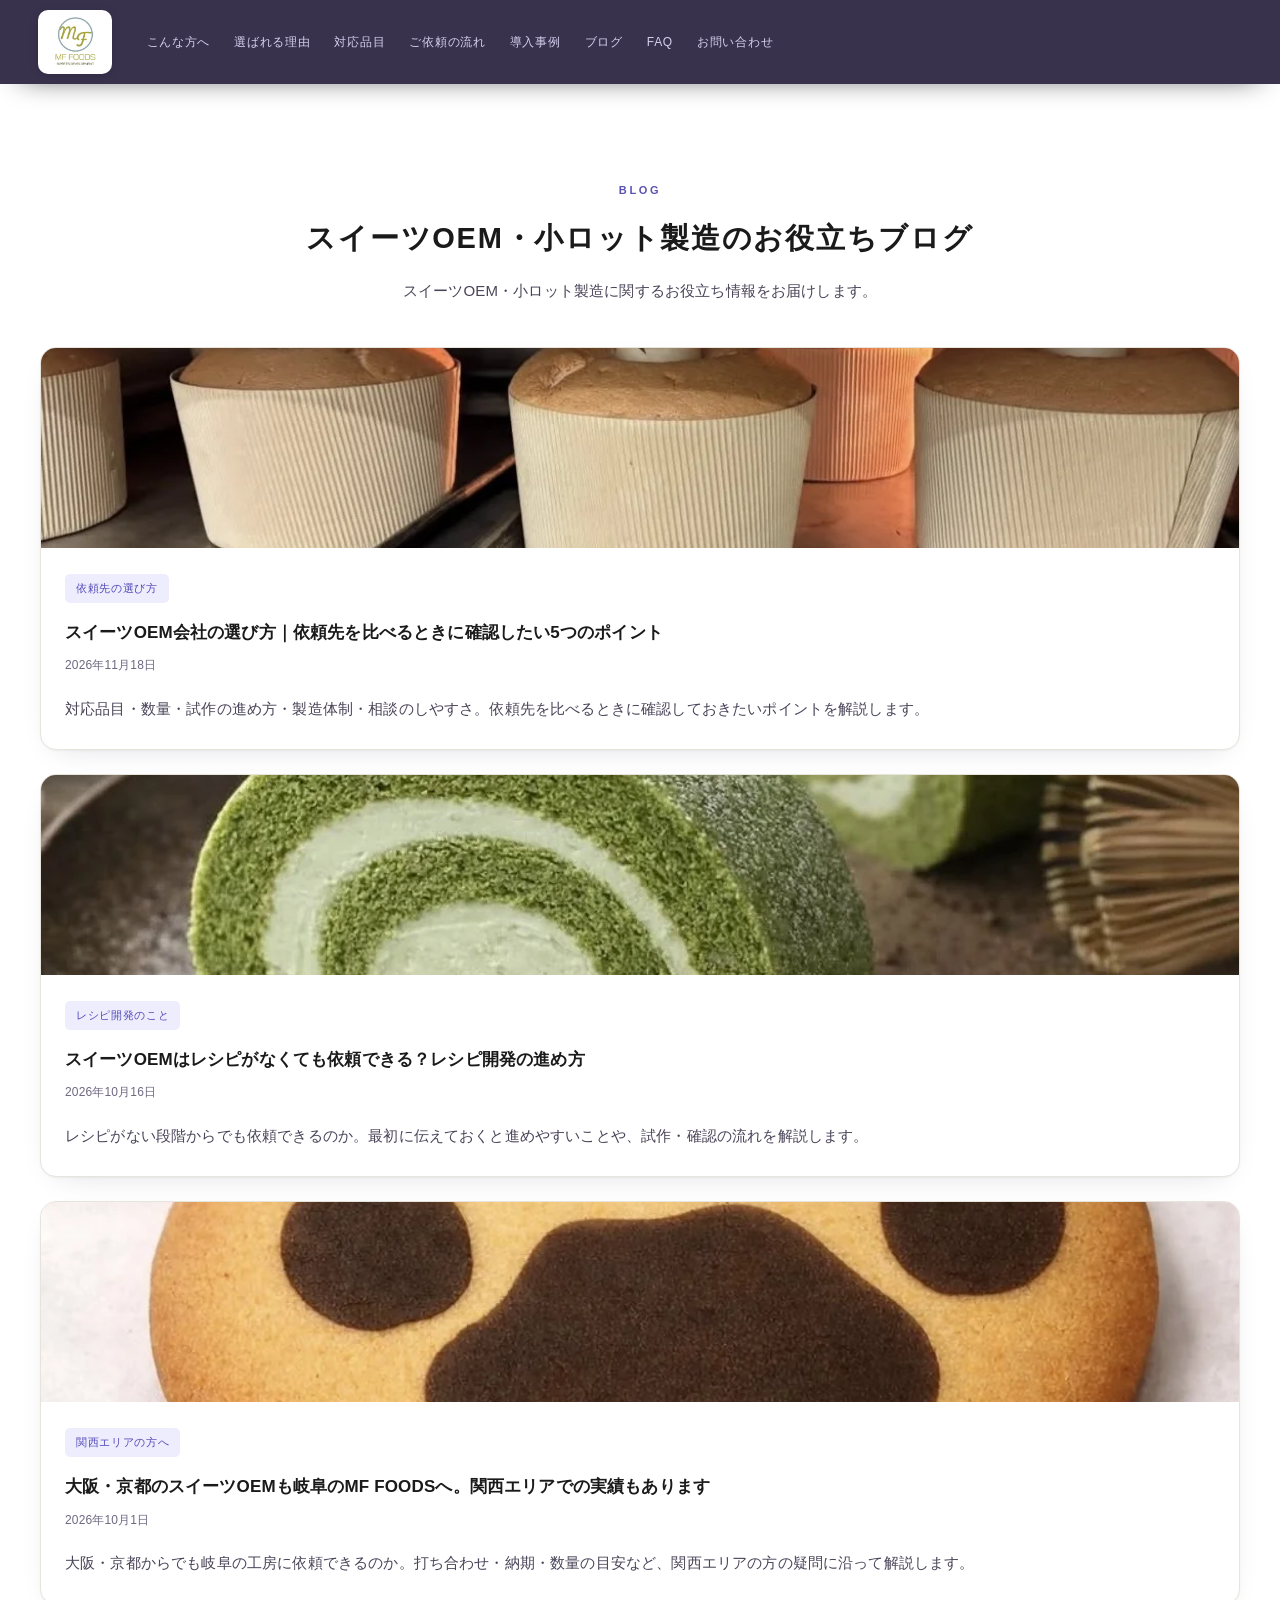
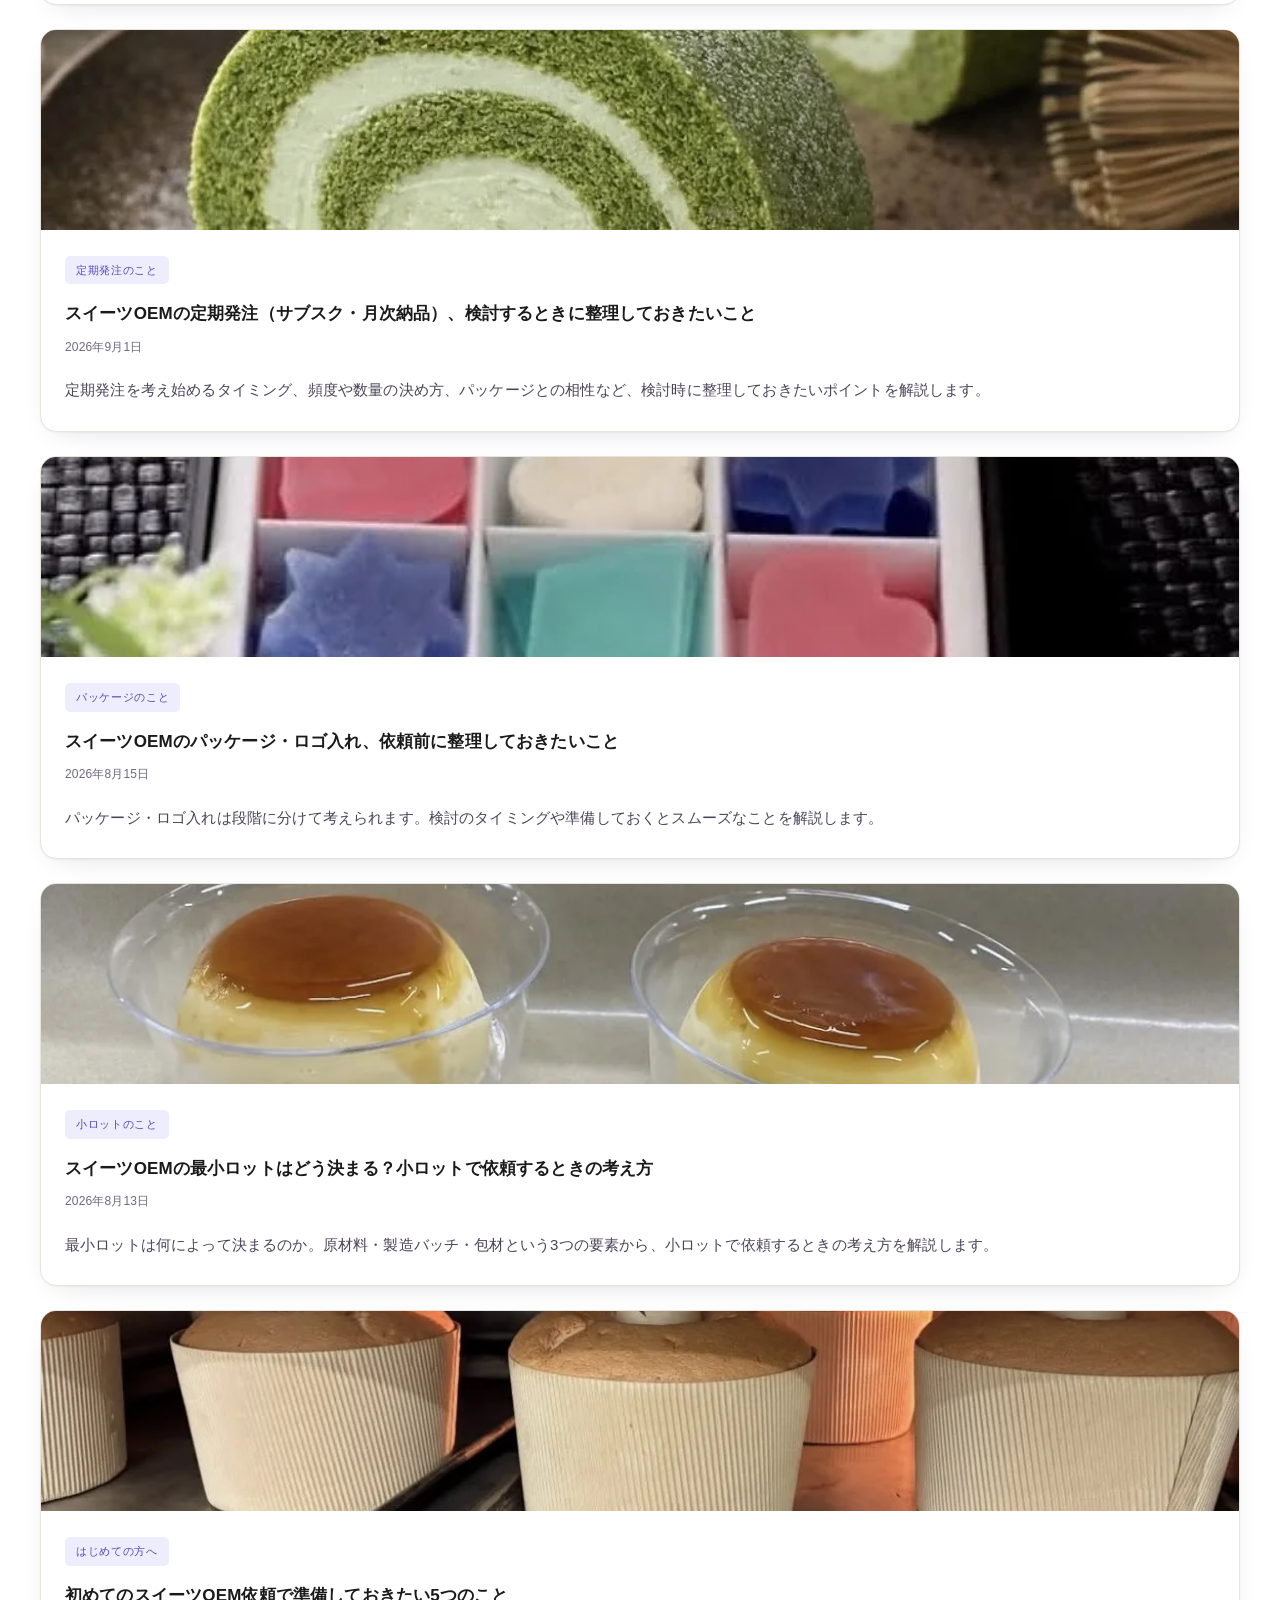
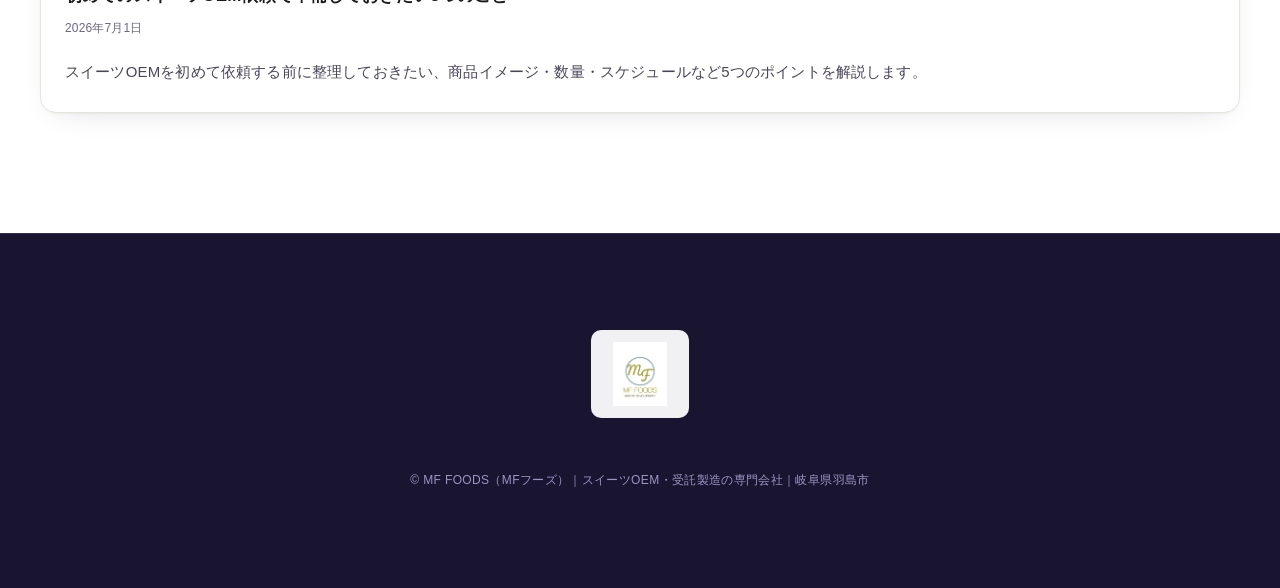
<file: blog/index.html>
<!DOCTYPE html>
<html lang="ja">
<head>
<meta charset="UTF-8">
<meta name="viewport" content="width=device-width, initial-scale=1">
<!-- Google Analytics 4 -->
<script async src="https://www.googletagmanager.com/gtag/js?id=G-D1Z7CCTZ1D"></script>
<script>
  window.dataLayer = window.dataLayer || [];
  function gtag(){dataLayer.push(arguments);}
  gtag('js', new Date());
  gtag('config', 'G-D1Z7CCTZ1D');
</script>
<title>ブログ｜スイーツOEM・小ロット受託製造のMF FOODS（岐阜・MFフーズ）</title>
<meta name="description" content="スイーツOEM・小ロット受託製造のMF FOODS（MFフーズ）が発信するブログ。はじめての方への準備ガイドや、小ロットOEMに関するお役立ち情報をお届けします。">
<meta name="robots" content="index, follow, max-image-preview:large">
<link rel="canonical" href="https://mffoods.jp/blog/">
<meta property="og:title" content="ブログ｜スイーツOEM・小ロット受託製造のMF FOODS">
<meta property="og:description" content="スイーツOEM・小ロット受託製造のMF FOODS（MFフーズ）が発信するブログ。">
<meta property="og:url" content="https://mffoods.jp/blog/">
<meta property="og:type" content="website">
<meta property="og:site_name" content="MF FOODS（MFフーズ）">
<meta property="og:locale" content="ja_JP">
<meta property="og:image" content="https://mffoods.jp/ogp.jpg">
<meta name="twitter:card" content="summary_large_image">
<meta name="twitter:title" content="ブログ｜スイーツOEM・小ロット受託製造のMF FOODS">
<meta name="twitter:description" content="スイーツOEM・小ロット受託製造のMF FOODS（MFフーズ）が発信するブログ。">
<meta name="twitter:image" content="https://mffoods.jp/ogp.jpg">
<link rel="icon" href="../favicon.svg" type="image/svg+xml">
<script type="application/ld+json">
{
  "@context": "https://schema.org",
  "@graph": [
    {
      "@type": "BreadcrumbList",
      "itemListElement": [
        { "@type": "ListItem", "position": 1, "name": "ホーム", "item": "https://mffoods.jp/" },
        { "@type": "ListItem", "position": 2, "name": "ブログ", "item": "https://mffoods.jp/blog/" }
      ]
    }
  ]
}
</script>
<link rel="stylesheet" href="../style.css">
</head>
<body>

<header class="header">
  <div class="header-logo-wrap" style="background:#fff;border-radius:8px;padding:5px 12px;display:inline-flex;align-items:center;">
    <a href="../index.html"><img style="height:60px;width:auto;display:block;" src="../images/logo-header.webp" alt="MF FOODS"></a>
  </div>
  <nav class="header-nav">
    <a href="../index.html#target">こんな方へ</a>
    <a href="../index.html#reasons">選ばれる理由</a>
    <a href="../index.html#items">対応品目</a>
    <a href="../index.html#flow">ご依頼の流れ</a>
    <a href="../index.html#cases">導入事例</a>
    <a href="index.html">ブログ</a>
    <a href="../index.html#faq">FAQ</a>
    <a href="../index.html#contact">お問い合わせ</a>
  </nav>
</header>

<section class="blog-list-section">
  <div class="section-heading"><span>BLOG</span><h1>スイーツOEM・小ロット製造のお役立ちブログ</h1><p>スイーツOEM・小ロット製造に関するお役立ち情報をお届けします。</p></div>

  <!-- ブログカード一覧（新しい記事はこの上に追加） -->
  <a class="blog-card" href="choosing-oem-partner.html">
    <div class="blog-card-img"><img loading="lazy" decoding="async" src="../images/flow-trial.webp" alt="スイーツOEMの試作工程のイメージ"></div>
    <div class="blog-card-body">
      <span class="blog-card-cat">依頼先の選び方</span>
      <div class="blog-card-title">スイーツOEM会社の選び方｜依頼先を比べるときに確認したい5つのポイント</div>
      <div class="blog-card-date">2026年11月18日</div>
      <p class="blog-card-excerpt">対応品目・数量・試作の進め方・製造体制・相談のしやすさ。依頼先を比べるときに確認しておきたいポイントを解説します。</p>
    </div>
  </a>

  <a class="blog-card" href="recipe-development-guide.html">
    <div class="blog-card-img"><img loading="lazy" decoding="async" src="../images/gallery-matcha-roll.webp" alt="レシピ開発から手がけたスイーツの一例"></div>
    <div class="blog-card-body">
      <span class="blog-card-cat">レシピ開発のこと</span>
      <div class="blog-card-title">スイーツOEMはレシピがなくても依頼できる？レシピ開発の進め方</div>
      <div class="blog-card-date">2026年10月16日</div>
      <p class="blog-card-excerpt">レシピがない段階からでも依頼できるのか。最初に伝えておくと進めやすいことや、試作・確認の流れを解説します。</p>
    </div>
  </a>

  <a class="blog-card" href="kansai-osaka-kyoto-oem.html">
    <div class="blog-card-img"><img loading="lazy" decoding="async" src="../images/reason-lineup.webp" alt="MF FOODSで製造するスイーツの一例"></div>
    <div class="blog-card-body">
      <span class="blog-card-cat">関西エリアの方へ</span>
      <div class="blog-card-title">大阪・京都のスイーツOEMも岐阜のMF FOODSへ。関西エリアでの実績もあります</div>
      <div class="blog-card-date">2026年10月1日</div>
      <p class="blog-card-excerpt">大阪・京都からでも岐阜の工房に依頼できるのか。打ち合わせ・納期・数量の目安など、関西エリアの方の疑問に沿って解説します。</p>
    </div>
  </a>

  <a class="blog-card" href="subscription-order-guide.html">
    <div class="blog-card-img"><img loading="lazy" decoding="async" src="../images/target-cafe.webp" alt="定期発注でスイーツを仕入れるカフェのイメージ"></div>
    <div class="blog-card-body">
      <span class="blog-card-cat">定期発注のこと</span>
      <div class="blog-card-title">スイーツOEMの定期発注（サブスク・月次納品）、検討するときに整理しておきたいこと</div>
      <div class="blog-card-date">2026年9月1日</div>
      <p class="blog-card-excerpt">定期発注を考え始めるタイミング、頻度や数量の決め方、パッケージとの相性など、検討時に整理しておきたいポイントを解説します。</p>
    </div>
  </a>

  <a class="blog-card" href="package-logo-guide.html">
    <div class="blog-card-img"><img loading="lazy" decoding="async" src="../images/item-kohakuto.webp" alt="パッケージにこだわったスイーツの一例"></div>
    <div class="blog-card-body">
      <span class="blog-card-cat">パッケージのこと</span>
      <div class="blog-card-title">スイーツOEMのパッケージ・ロゴ入れ、依頼前に整理しておきたいこと</div>
      <div class="blog-card-date">2026年8月15日</div>
      <p class="blog-card-excerpt">パッケージ・ロゴ入れは段階に分けて考えられます。検討のタイミングや準備しておくとスムーズなことを解説します。</p>
    </div>
  </a>

  <a class="blog-card" href="minimum-lot-guide.html">
    <div class="blog-card-img"><img loading="lazy" decoding="async" src="../images/reason-small-lot.webp" alt="スイーツOEMの小ロット製造"></div>
    <div class="blog-card-body">
      <span class="blog-card-cat">小ロットのこと</span>
      <div class="blog-card-title">スイーツOEMの最小ロットはどう決まる？小ロットで依頼するときの考え方</div>
      <div class="blog-card-date">2026年8月13日</div>
      <p class="blog-card-excerpt">最小ロットは何によって決まるのか。原材料・製造バッチ・包材という3つの要素から、小ロットで依頼するときの考え方を解説します。</p>
    </div>
  </a>

  <a class="blog-card" href="first-oem-checklist.html">
    <div class="blog-card-img"><img loading="lazy" decoding="async" src="../images/reason-recipe.webp" alt="初めてのスイーツOEM依頼の準備"></div>
    <div class="blog-card-body">
      <span class="blog-card-cat">はじめての方へ</span>
      <div class="blog-card-title">初めてのスイーツOEM依頼で準備しておきたい5つのこと</div>
      <div class="blog-card-date">2026年7月1日</div>
      <p class="blog-card-excerpt">スイーツOEMを初めて依頼する前に整理しておきたい、商品イメージ・数量・スケジュールなど5つのポイントを解説します。</p>
    </div>
  </a>

</section>

<footer class="footer">
  <div class="footer-logo-wrap"><img class="footer-logo" loading="lazy" decoding="async" src="../images/logo-footer.webp" alt="MF FOODS"></div>
  <p>© MF FOODS（MFフーズ）｜スイーツOEM・受託製造の専門会社｜岐阜県羽島市</p>
</footer>

</body>
</html>
</file>
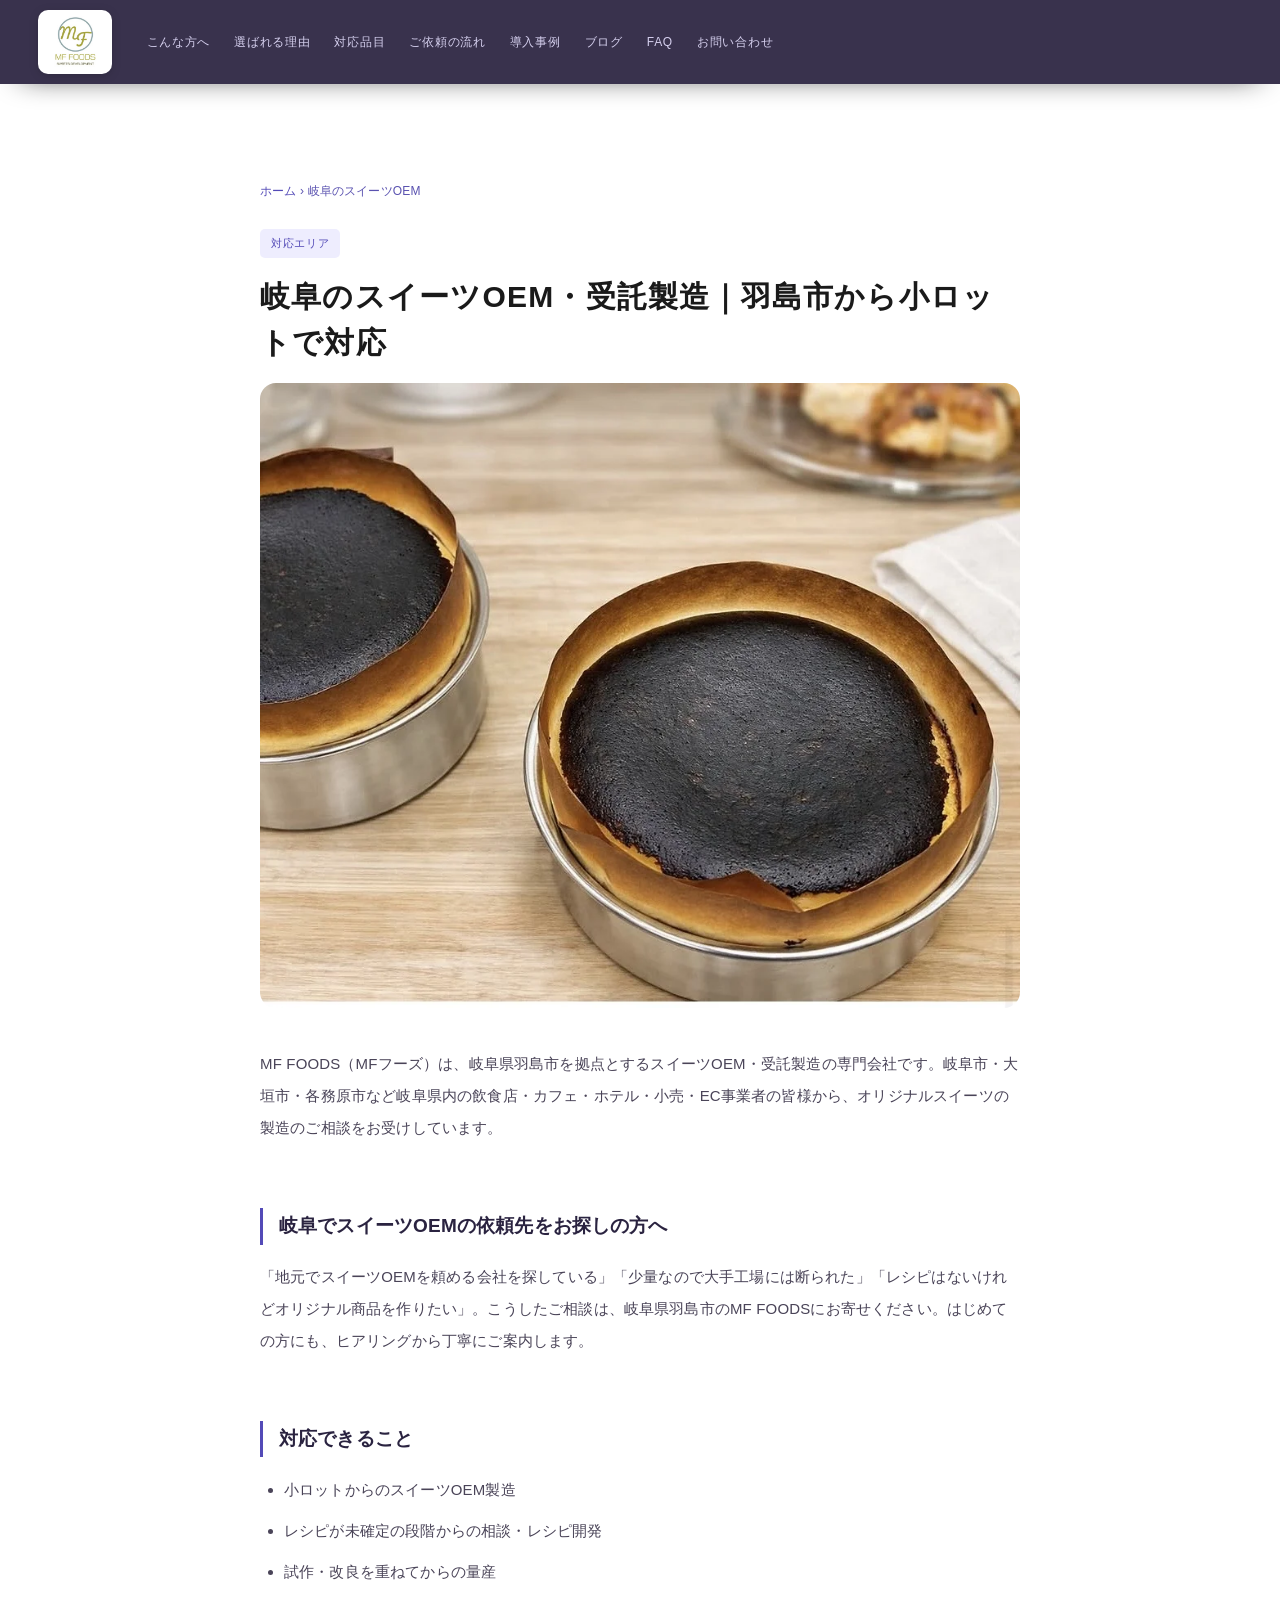
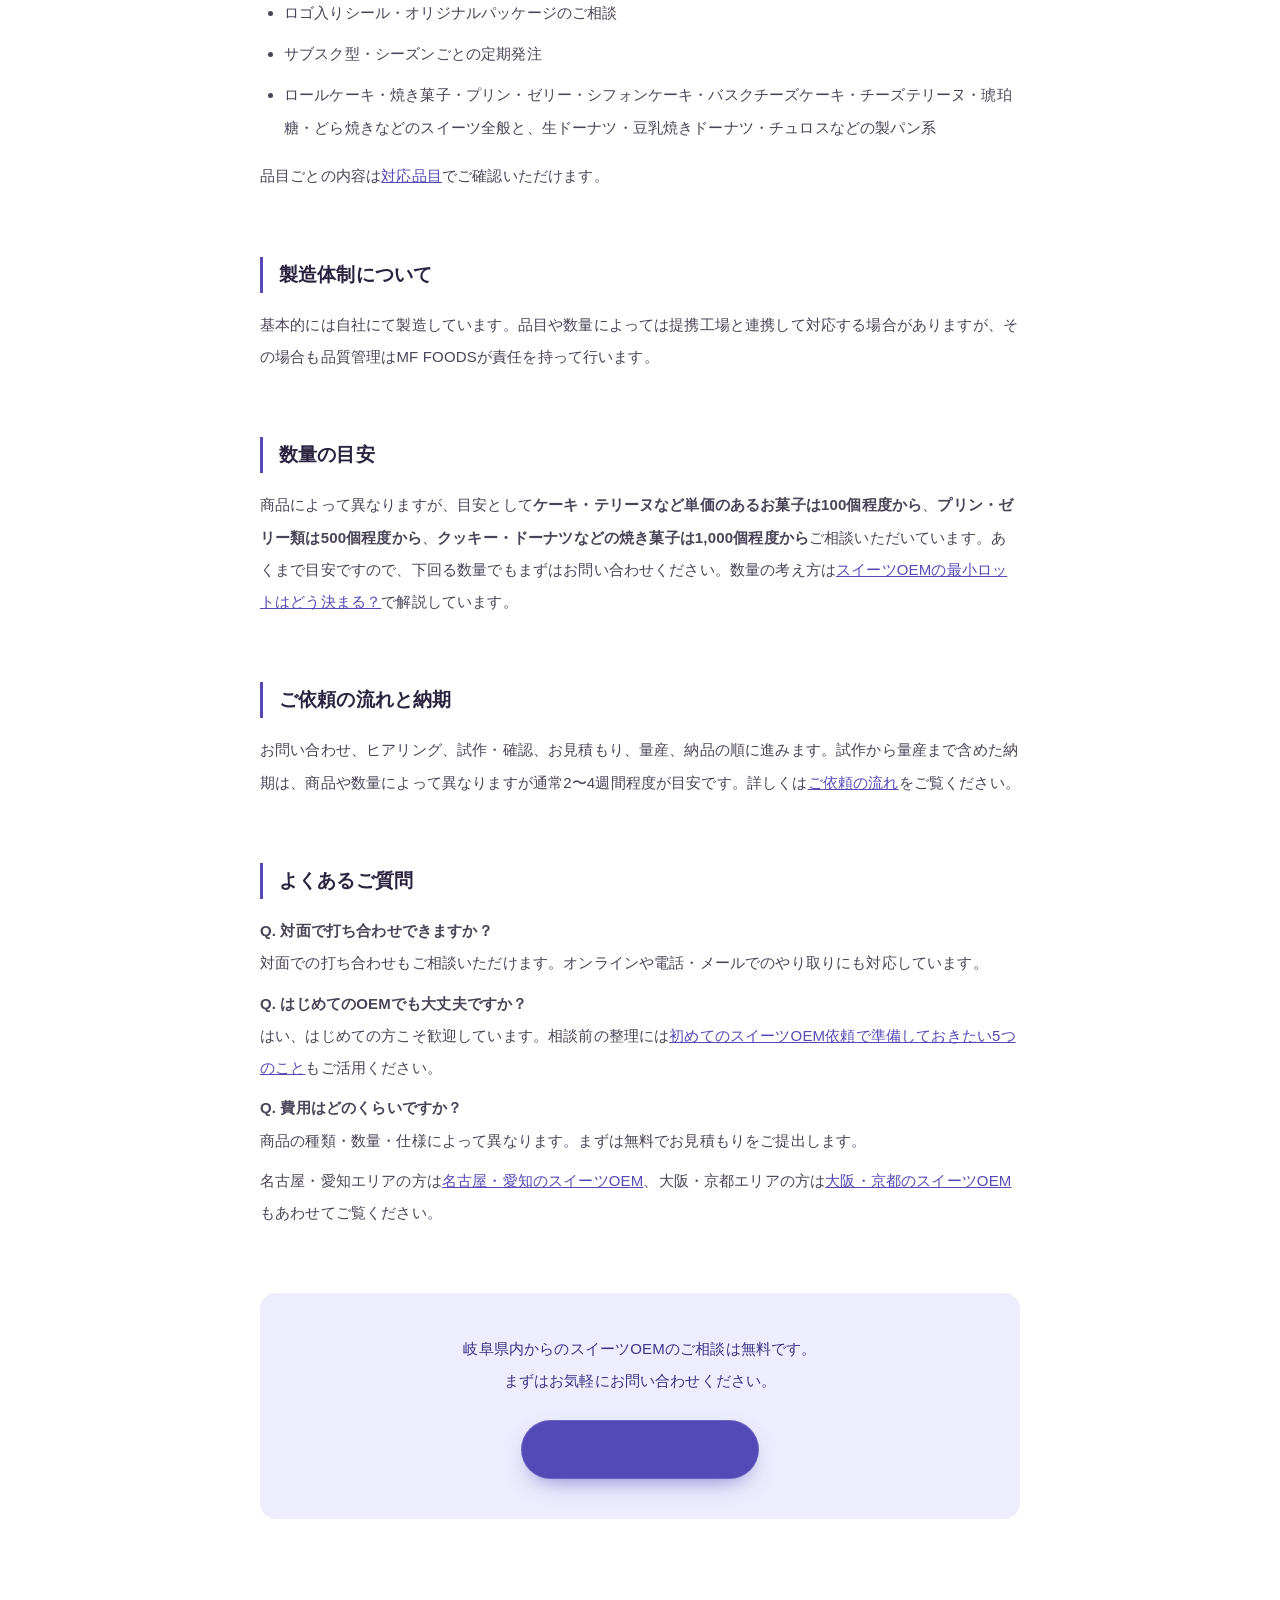
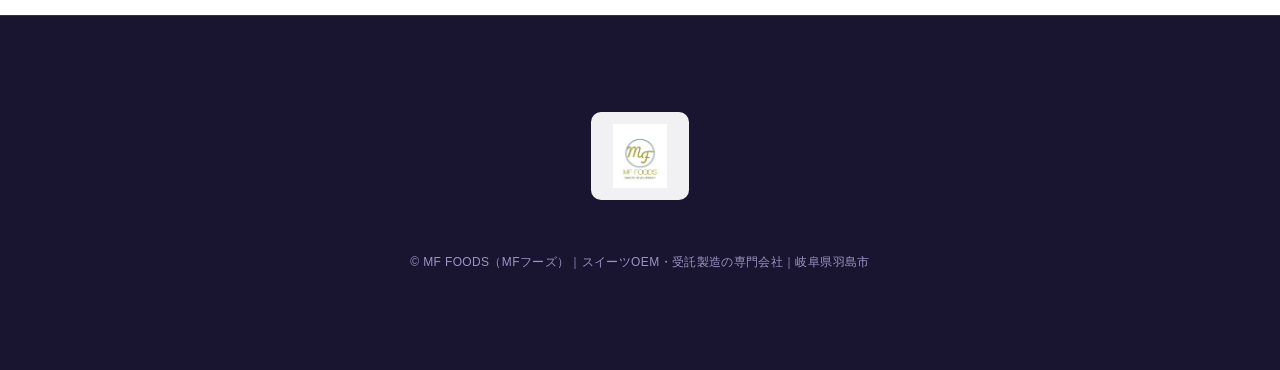
<file: area/gifu.html>
<!DOCTYPE html>
<html lang="ja">
<head>
<meta charset="UTF-8">
<meta name="viewport" content="width=device-width, initial-scale=1">
<!-- Google Analytics 4 -->
<script async src="https://www.googletagmanager.com/gtag/js?id=G-D1Z7CCTZ1D"></script>
<script>
  window.dataLayer = window.dataLayer || [];
  function gtag(){dataLayer.push(arguments);}
  gtag('js', new Date());
  gtag('config', 'G-D1Z7CCTZ1D');
</script>
<title>岐阜のスイーツOEM・受託製造｜羽島市の小ロット対応 MF FOODS（MFフーズ）</title>
<meta name="description" content="岐阜県でスイーツOEM・受託製造の依頼先をお探しの方へ。岐阜県羽島市のMF FOODS（MFフーズ）が、ロールケーキ・焼き菓子・プリン・ドーナツなどを小ロットから製造します。レシピ開発から試作・量産・納品まで一貫対応。">
<meta name="robots" content="index, follow, max-image-preview:large">
<link rel="canonical" href="https://mffoods.jp/area/gifu.html">
<meta property="og:title" content="岐阜のスイーツOEM・受託製造｜羽島市の小ロット対応 MF FOODS">
<meta property="og:description" content="岐阜県羽島市のMF FOODS（MFフーズ）が、スイーツを小ロットから受託製造します。レシピ開発から試作・量産・納品まで一貫対応。">
<meta property="og:url" content="https://mffoods.jp/area/gifu.html">
<meta property="og:type" content="website">
<meta property="og:site_name" content="MF FOODS（MFフーズ）">
<meta property="og:locale" content="ja_JP">
<meta property="og:image" content="https://mffoods.jp/ogp.jpg">
<meta name="twitter:card" content="summary_large_image">
<meta name="twitter:title" content="岐阜のスイーツOEM・受託製造｜羽島市の小ロット対応 MF FOODS">
<meta name="twitter:description" content="岐阜県羽島市のMF FOODS（MFフーズ）が、スイーツを小ロットから受託製造します。">
<meta name="twitter:image" content="https://mffoods.jp/ogp.jpg">
<link rel="icon" href="../favicon.svg" type="image/svg+xml">
<link rel="stylesheet" href="../style.css">
<!-- ═══════ 構造化データ（schema.org / JSON-LD）═══════ -->
<script type="application/ld+json">
{
  "@context": "https://schema.org",
  "@graph": [
    {
      "@type": "BreadcrumbList",
      "itemListElement": [
        { "@type": "ListItem", "position": 1, "name": "ホーム", "item": "https://mffoods.jp/" },
        { "@type": "ListItem", "position": 2, "name": "岐阜のスイーツOEM", "item": "https://mffoods.jp/area/gifu.html" }
      ]
    },
    {
      "@type": "Service",
      "@id": "https://mffoods.jp/area/gifu.html#service",
      "name": "岐阜県内向けスイーツOEM・小ロット受託製造",
      "description": "岐阜県羽島市を拠点に、岐阜県内の飲食店・カフェ・ホテル・小売・EC事業者様向けに対応するスイーツOEM・小ロット受託製造サービス。",
      "provider": { "@id": "https://mffoods.jp/#business" },
      "serviceType": "スイーツOEM製造",
      "areaServed": [
        { "@type": "State", "name": "岐阜県" },
        { "@type": "City", "name": "羽島市" },
        { "@type": "City", "name": "岐阜市" }
      ]
    },
    {
      "@type": "FAQPage",
      "mainEntity": [
        {
          "@type": "Question",
          "name": "岐阜県内でスイーツOEMを小ロットで頼めますか？",
          "acceptedAnswer": { "@type": "Answer", "text": "はい、ご相談いただけます。目安として、ケーキ・テリーヌなど単価のあるお菓子は100個程度から、プリン・ゼリー類は500個程度から、クッキー・ドーナツなどの焼き菓子は1,000個程度からご相談いただいています。下回る数量でもまずはお問い合わせください。" }
        },
        {
          "@type": "Question",
          "name": "対面で打ち合わせできますか？",
          "acceptedAnswer": { "@type": "Answer", "text": "対面での打ち合わせもご相談いただけます。オンラインや電話・メールでのやり取りにも対応しています。" }
        },
        {
          "@type": "Question",
          "name": "納期はどのくらいですか？",
          "acceptedAnswer": { "@type": "Answer", "text": "商品や数量によって異なりますが、試作から量産まで含めて通常2〜4週間程度を目安にしています。" }
        }
      ]
    }
  ]
}
</script>
</head>
<body>

<header class="header">
  <div class="header-logo-wrap" style="background:#fff;border-radius:8px;padding:5px 12px;display:inline-flex;align-items:center;">
    <a href="../index.html"><img style="height:60px;width:auto;display:block;" src="../images/logo-header.webp" alt="MF FOODS"></a>
  </div>
  <nav class="header-nav">
    <a href="../index.html#target">こんな方へ</a>
    <a href="../index.html#reasons">選ばれる理由</a>
    <a href="../index.html#items">対応品目</a>
    <a href="../index.html#flow">ご依頼の流れ</a>
    <a href="../index.html#cases">導入事例</a>
    <a href="../blog/index.html">ブログ</a>
    <a href="../index.html#faq">FAQ</a>
    <a href="../index.html#contact">お問い合わせ</a>
  </nav>
</header>

<section class="article-section">
  <div class="article-wrap">
    <div class="breadcrumb"><a href="../index.html">ホーム</a> › 岐阜のスイーツOEM</div>

    <span class="article-cat">対応エリア</span>
    <h1 class="article-title">岐阜のスイーツOEM・受託製造｜羽島市から小ロットで対応</h1>

    <div class="article-hero"><img src="../images/gallery-basque-cheese.webp" alt="バスクチーズケーキ"></div>

    <div class="article-body">
      <p>MF FOODS（MFフーズ）は、岐阜県羽島市を拠点とするスイーツOEM・受託製造の専門会社です。岐阜市・大垣市・各務原市など岐阜県内の飲食店・カフェ・ホテル・小売・EC事業者の皆様から、オリジナルスイーツの製造のご相談をお受けしています。</p>

      <h2>岐阜でスイーツOEMの依頼先をお探しの方へ</h2>
      <p>「地元でスイーツOEMを頼める会社を探している」「少量なので大手工場には断られた」「レシピはないけれどオリジナル商品を作りたい」。こうしたご相談は、岐阜県羽島市のMF FOODSにお寄せください。はじめての方にも、ヒアリングから丁寧にご案内します。</p>

      <h2>対応できること</h2>
      <ul>
        <li>小ロットからのスイーツOEM製造</li>
        <li>レシピが未確定の段階からの相談・レシピ開発</li>
        <li>試作・改良を重ねてからの量産</li>
        <li>ロゴ入りシール・オリジナルパッケージのご相談</li>
        <li>サブスク型・シーズンごとの定期発注</li>
        <li>ロールケーキ・焼き菓子・プリン・ゼリー・シフォンケーキ・バスクチーズケーキ・チーズテリーヌ・琥珀糖・どら焼きなどのスイーツ全般と、生ドーナツ・豆乳焼きドーナツ・チュロスなどの製パン系</li>
      </ul>
      <p>品目ごとの内容は<a href="../index.html#items">対応品目</a>でご確認いただけます。</p>

      <h2>製造体制について</h2>
      <p>基本的には自社にて製造しています。品目や数量によっては提携工場と連携して対応する場合がありますが、その場合も品質管理はMF FOODSが責任を持って行います。</p>

      <h2>数量の目安</h2>
      <p>商品によって異なりますが、目安として<strong>ケーキ・テリーヌなど単価のあるお菓子は100個程度から</strong>、<strong>プリン・ゼリー類は500個程度から</strong>、<strong>クッキー・ドーナツなどの焼き菓子は1,000個程度から</strong>ご相談いただいています。あくまで目安ですので、下回る数量でもまずはお問い合わせください。数量の考え方は<a href="../blog/minimum-lot-guide.html">スイーツOEMの最小ロットはどう決まる？</a>で解説しています。</p>

      <h2>ご依頼の流れと納期</h2>
      <p>お問い合わせ、ヒアリング、試作・確認、お見積もり、量産、納品の順に進みます。試作から量産まで含めた納期は、商品や数量によって異なりますが通常2〜4週間程度が目安です。詳しくは<a href="../index.html#flow">ご依頼の流れ</a>をご覧ください。</p>

      <h2>よくあるご質問</h2>
      <p><strong>Q. 対面で打ち合わせできますか？</strong><br>対面での打ち合わせもご相談いただけます。オンラインや電話・メールでのやり取りにも対応しています。</p>
      <p><strong>Q. はじめてのOEMでも大丈夫ですか？</strong><br>はい、はじめての方こそ歓迎しています。相談前の整理には<a href="../blog/first-oem-checklist.html">初めてのスイーツOEM依頼で準備しておきたい5つのこと</a>もご活用ください。</p>
      <p><strong>Q. 費用はどのくらいですか？</strong><br>商品の種類・数量・仕様によって異なります。まずは無料でお見積もりをご提出します。</p>

      <p>名古屋・愛知エリアの方は<a href="nagoya.html">名古屋・愛知のスイーツOEM</a>、大阪・京都エリアの方は<a href="../blog/kansai-osaka-kyoto-oem.html">大阪・京都のスイーツOEM</a>もあわせてご覧ください。</p>
    </div>

    <div class="section-cta"><p>岐阜県内からのスイーツOEMのご相談は無料です。<br>まずはお気軽にお問い合わせください。</p><a href="../index.html#contact">お問い合わせはこちら →</a></div>
  </div>
</section>

<footer class="footer">
  <div class="footer-logo-wrap"><img class="footer-logo" loading="lazy" decoding="async" src="../images/logo-footer.webp" alt="MF FOODS"></div>
  <p>© MF FOODS（MFフーズ）｜スイーツOEM・受託製造の専門会社｜岐阜県羽島市</p>
</footer>

</body>
</html>
</file>
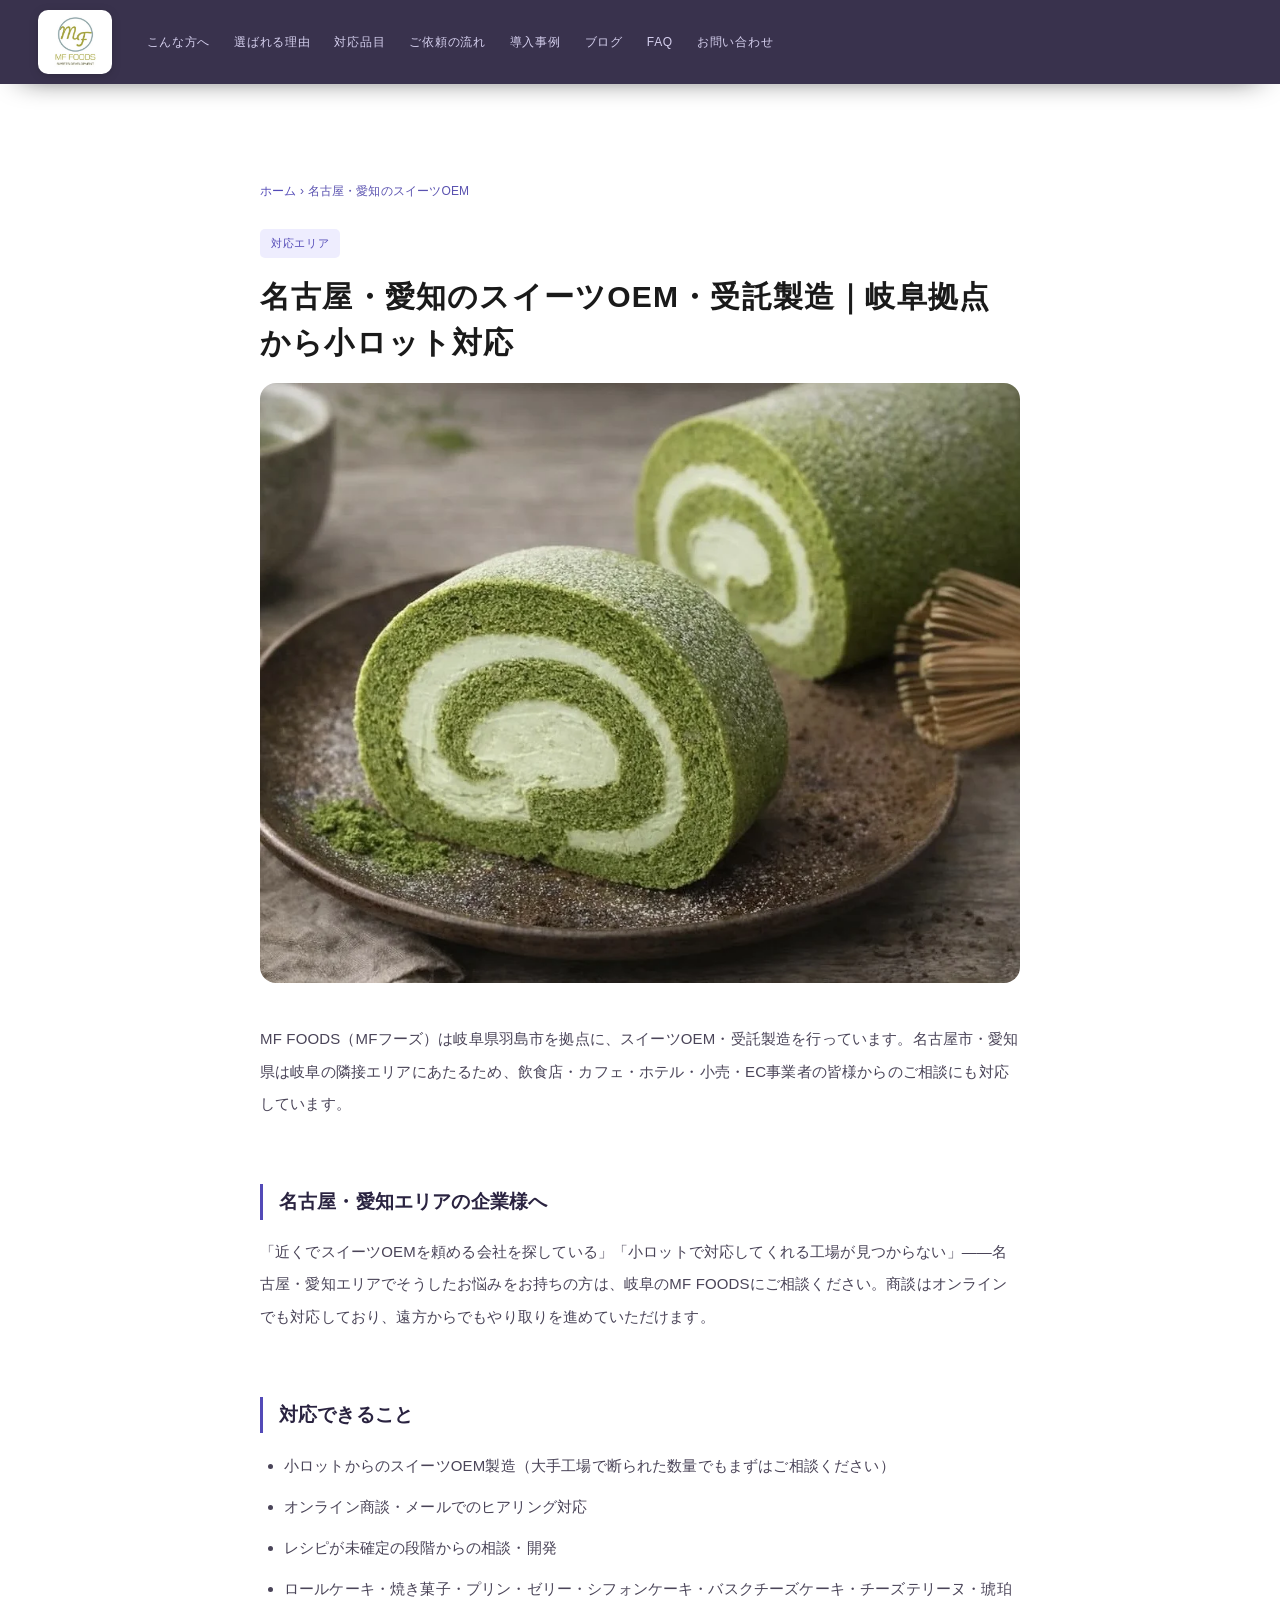
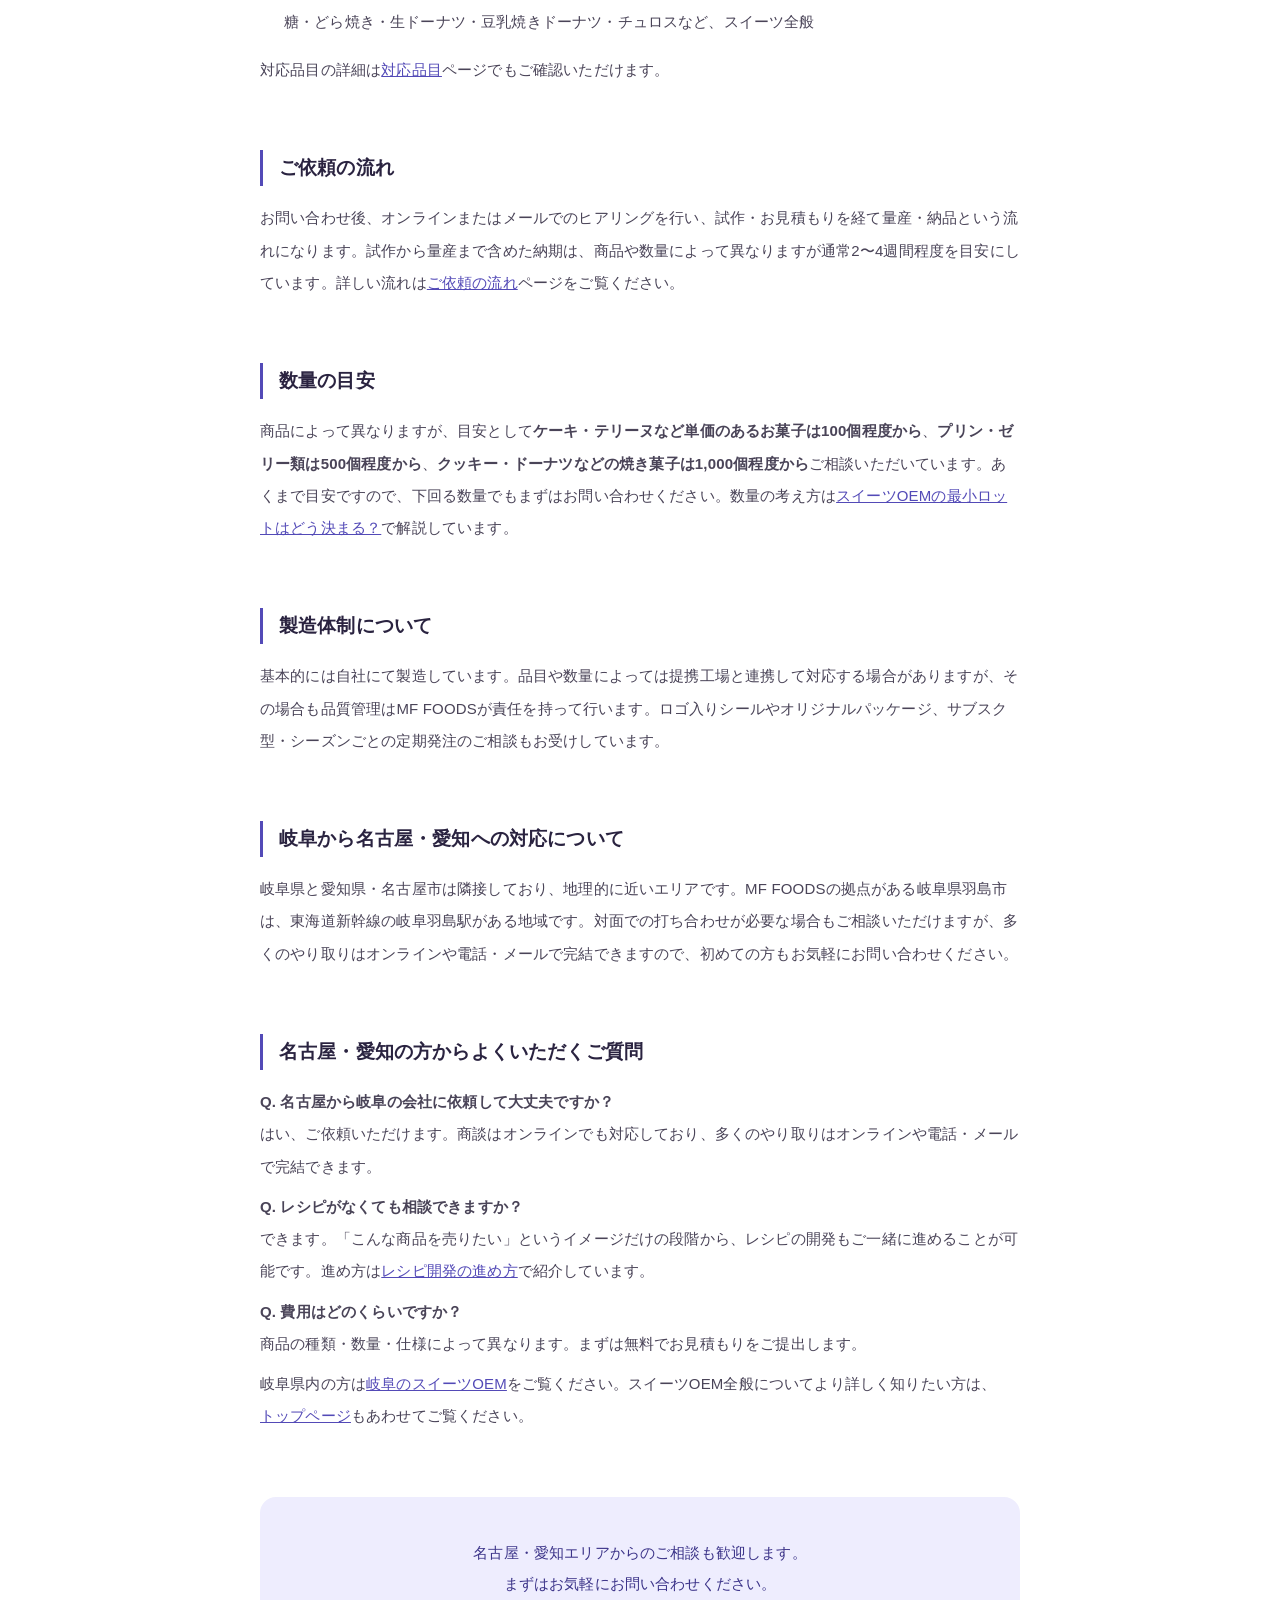
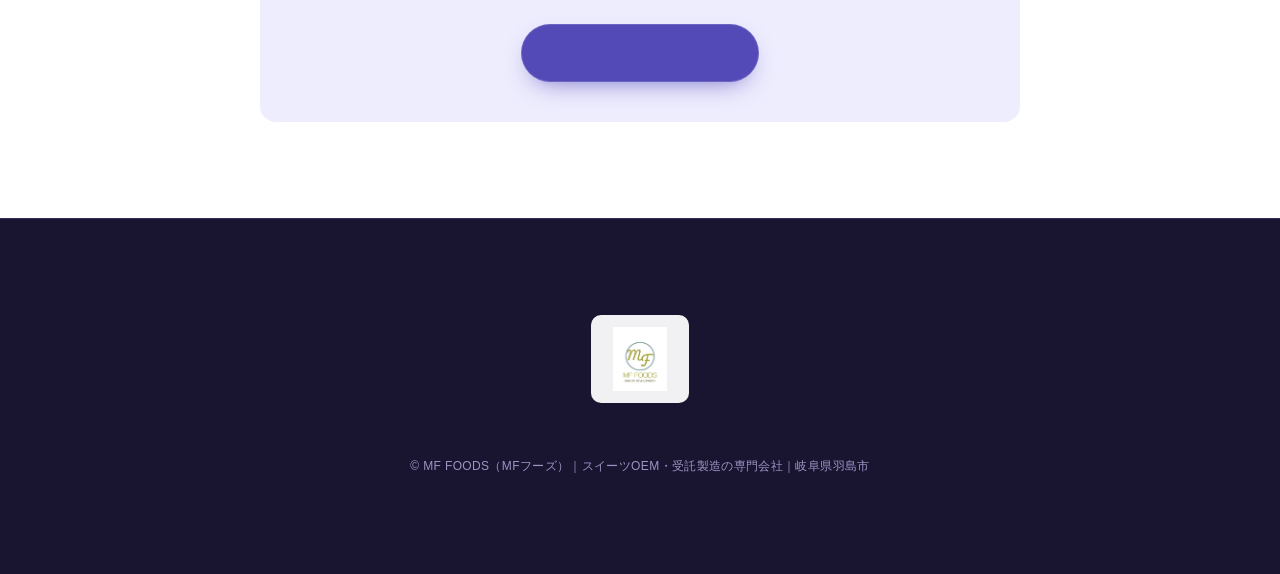
<file: area/nagoya.html>
<!DOCTYPE html>
<html lang="ja">
<head>
<meta charset="UTF-8">
<meta name="viewport" content="width=device-width, initial-scale=1">
<!-- Google Analytics 4 -->
<script async src="https://www.googletagmanager.com/gtag/js?id=G-D1Z7CCTZ1D"></script>
<script>
  window.dataLayer = window.dataLayer || [];
  function gtag(){dataLayer.push(arguments);}
  gtag('js', new Date());
  gtag('config', 'G-D1Z7CCTZ1D');
</script>
<title>名古屋・愛知のスイーツOEM｜岐阜発 小ロット受託製造</title>
<meta name="description" content="名古屋・愛知エリアの飲食店・カフェ・企業様向けスイーツOEMのご案内です。岐阜拠点から小ロット対応、オンライン商談にも対応しています。レシピ開発から試作・量産・納品まで一貫サポート。まずはお気軽にご相談ください。">
<meta name="robots" content="index, follow, max-image-preview:large">
<link rel="canonical" href="https://mffoods.jp/area/nagoya.html">
<meta property="og:title" content="名古屋・愛知のスイーツOEM｜岐阜発 小ロット受託製造">
<meta property="og:description" content="名古屋・愛知エリアの飲食店・カフェ・企業様向けスイーツOEMのご案内です。岐阜拠点から小ロット対応、オンライン商談にも対応しています。レシピ開発から試作・量産・納品まで一貫サポート。まずはお気軽にご相談ください。">
<meta property="og:url" content="https://mffoods.jp/area/nagoya.html">
<meta property="og:type" content="website">
<meta property="og:site_name" content="MF FOODS（MFフーズ）">
<meta property="og:locale" content="ja_JP">
<meta property="og:image" content="https://mffoods.jp/ogp.jpg">
<meta name="twitter:card" content="summary_large_image">
<meta name="twitter:title" content="名古屋・愛知のスイーツOEM｜岐阜発 小ロット受託製造">
<meta name="twitter:description" content="名古屋・愛知エリアの飲食店・カフェ・企業様向けスイーツOEMのご案内です。岐阜拠点から小ロット対応、オンライン商談にも対応しています。レシピ開発から試作・量産・納品まで一貫サポート。まずはお気軽にご相談ください。">
<meta name="twitter:image" content="https://mffoods.jp/ogp.jpg">
<link rel="icon" href="../favicon.svg" type="image/svg+xml">
<link rel="stylesheet" href="../style.css">
<!-- ═══════ 構造化データ（schema.org / JSON-LD）═══════ -->
<script type="application/ld+json">
{
  "@context": "https://schema.org",
  "@graph": [
    {
      "@type": "BreadcrumbList",
      "itemListElement": [
        { "@type": "ListItem", "position": 1, "name": "ホーム", "item": "https://mffoods.jp/" },
        { "@type": "ListItem", "position": 2, "name": "名古屋・愛知のスイーツOEM", "item": "https://mffoods.jp/area/nagoya.html" }
      ]
    },
    {
      "@type": "Service",
      "@id": "https://mffoods.jp/area/nagoya.html#service",
      "name": "名古屋・愛知エリア向けスイーツOEM・小ロット受託製造",
      "description": "岐阜拠点から名古屋・愛知エリアの飲食店・企業様向けに対応するスイーツOEM・小ロット受託製造サービス。オンライン商談にも対応。",
      "provider": { "@id": "https://mffoods.jp/#business" },
      "serviceType": "スイーツOEM製造",
      "areaServed": [
        { "@type": "State", "name": "愛知県" },
        { "@type": "City", "name": "名古屋市" }
      ]
    },
    {
      "@type": "FAQPage",
      "mainEntity": [
        {
          "@type": "Question",
          "name": "名古屋から岐阜の会社にスイーツOEMを依頼できますか？",
          "acceptedAnswer": { "@type": "Answer", "text": "はい、ご依頼いただけます。商談はオンラインでも対応しており、多くのやり取りはオンラインや電話・メールで完結できます。対面での打ち合わせもご相談いただけます。" }
        },
        {
          "@type": "Question",
          "name": "小ロットはどのくらいから対応していますか？",
          "acceptedAnswer": { "@type": "Answer", "text": "目安として、ケーキ・テリーヌなど単価のあるお菓子は100個程度から、プリン・ゼリー類は500個程度から、クッキー・ドーナツなどの焼き菓子は1,000個程度からご相談いただいています。下回る数量でもまずはお問い合わせください。" }
        },
        {
          "@type": "Question",
          "name": "レシピがなくても相談できますか？",
          "acceptedAnswer": { "@type": "Answer", "text": "できます。「こんな商品を売りたい」というイメージだけの段階から、レシピの開発もご一緒に進めることが可能です。" }
        }
      ]
    }
  ]
}
</script>
</head>
<body>

<header class="header">
  <div class="header-logo-wrap" style="background:#fff;border-radius:8px;padding:5px 12px;display:inline-flex;align-items:center;">
    <a href="../index.html"><img style="height:60px;width:auto;display:block;" src="../images/logo-header.webp" alt="MF FOODS"></a>
  </div>
  <nav class="header-nav">
    <a href="../index.html#target">こんな方へ</a>
    <a href="../index.html#reasons">選ばれる理由</a>
    <a href="../index.html#items">対応品目</a>
    <a href="../index.html#flow">ご依頼の流れ</a>
    <a href="../index.html#cases">導入事例</a>
    <a href="../blog/index.html">ブログ</a>
    <a href="../index.html#faq">FAQ</a>
    <a href="../index.html#contact">お問い合わせ</a>
  </nav>
</header>

<section class="article-section">
  <div class="article-wrap">
    <div class="breadcrumb"><a href="../index.html">ホーム</a> › 名古屋・愛知のスイーツOEM</div>

    <span class="article-cat">対応エリア</span>
    <h1 class="article-title">名古屋・愛知のスイーツOEM・受託製造｜岐阜拠点から小ロット対応</h1>

    <div class="article-hero"><img src="../images/gallery-matcha-roll.webp" alt="抹茶ロールケーキ"></div>

    <div class="article-body">
      <p>MF FOODS（MFフーズ）は岐阜県羽島市を拠点に、スイーツOEM・受託製造を行っています。名古屋市・愛知県は岐阜の隣接エリアにあたるため、飲食店・カフェ・ホテル・小売・EC事業者の皆様からのご相談にも対応しています。</p>

      <h2>名古屋・愛知エリアの企業様へ</h2>
      <p>「近くでスイーツOEMを頼める会社を探している」「小ロットで対応してくれる工場が見つからない」——名古屋・愛知エリアでそうしたお悩みをお持ちの方は、岐阜のMF FOODSにご相談ください。商談はオンラインでも対応しており、遠方からでもやり取りを進めていただけます。</p>

      <h2>対応できること</h2>
      <ul>
        <li>小ロットからのスイーツOEM製造（大手工場で断られた数量でもまずはご相談ください）</li>
        <li>オンライン商談・メールでのヒアリング対応</li>
        <li>レシピが未確定の段階からの相談・開発</li>
        <li>ロールケーキ・焼き菓子・プリン・ゼリー・シフォンケーキ・バスクチーズケーキ・チーズテリーヌ・琥珀糖・どら焼き・生ドーナツ・豆乳焼きドーナツ・チュロスなど、スイーツ全般</li>
      </ul>
      <p>対応品目の詳細は<a href="../index.html#items">対応品目</a>ページでもご確認いただけます。</p>

      <h2>ご依頼の流れ</h2>
      <p>お問い合わせ後、オンラインまたはメールでのヒアリングを行い、試作・お見積もりを経て量産・納品という流れになります。試作から量産まで含めた納期は、商品や数量によって異なりますが通常2〜4週間程度を目安にしています。詳しい流れは<a href="../index.html#flow">ご依頼の流れ</a>ページをご覧ください。</p>

      <h2>数量の目安</h2>
      <p>商品によって異なりますが、目安として<strong>ケーキ・テリーヌなど単価のあるお菓子は100個程度から</strong>、<strong>プリン・ゼリー類は500個程度から</strong>、<strong>クッキー・ドーナツなどの焼き菓子は1,000個程度から</strong>ご相談いただいています。あくまで目安ですので、下回る数量でもまずはお問い合わせください。数量の考え方は<a href="../blog/minimum-lot-guide.html">スイーツOEMの最小ロットはどう決まる？</a>で解説しています。</p>

      <h2>製造体制について</h2>
      <p>基本的には自社にて製造しています。品目や数量によっては提携工場と連携して対応する場合がありますが、その場合も品質管理はMF FOODSが責任を持って行います。ロゴ入りシールやオリジナルパッケージ、サブスク型・シーズンごとの定期発注のご相談もお受けしています。</p>

      <h2>岐阜から名古屋・愛知への対応について</h2>
      <p>岐阜県と愛知県・名古屋市は隣接しており、地理的に近いエリアです。MF FOODSの拠点がある岐阜県羽島市は、東海道新幹線の岐阜羽島駅がある地域です。対面での打ち合わせが必要な場合もご相談いただけますが、多くのやり取りはオンラインや電話・メールで完結できますので、初めての方もお気軽にお問い合わせください。</p>

      <h2>名古屋・愛知の方からよくいただくご質問</h2>
      <p><strong>Q. 名古屋から岐阜の会社に依頼して大丈夫ですか？</strong><br>はい、ご依頼いただけます。商談はオンラインでも対応しており、多くのやり取りはオンラインや電話・メールで完結できます。</p>
      <p><strong>Q. レシピがなくても相談できますか？</strong><br>できます。「こんな商品を売りたい」というイメージだけの段階から、レシピの開発もご一緒に進めることが可能です。進め方は<a href="../blog/recipe-development-guide.html">レシピ開発の進め方</a>で紹介しています。</p>
      <p><strong>Q. 費用はどのくらいですか？</strong><br>商品の種類・数量・仕様によって異なります。まずは無料でお見積もりをご提出します。</p>

      <p>岐阜県内の方は<a href="gifu.html">岐阜のスイーツOEM</a>をご覧ください。スイーツOEM全般についてより詳しく知りたい方は、<a href="../index.html">トップページ</a>もあわせてご覧ください。</p>
    </div>

    <div class="section-cta"><p>名古屋・愛知エリアからのご相談も歓迎します。<br>まずはお気軽にお問い合わせください。</p><a href="../index.html#contact">お問い合わせはこちら →</a></div>
  </div>
</section>

<footer class="footer">
  <div class="footer-logo-wrap"><img class="footer-logo" loading="lazy" decoding="async" src="../images/logo-footer.webp" alt="MF FOODS"></div>
  <p>© MF FOODS（MFフーズ）｜スイーツOEM・受託製造の専門会社｜岐阜県羽島市</p>
</footer>

</body>
</html>
</file>
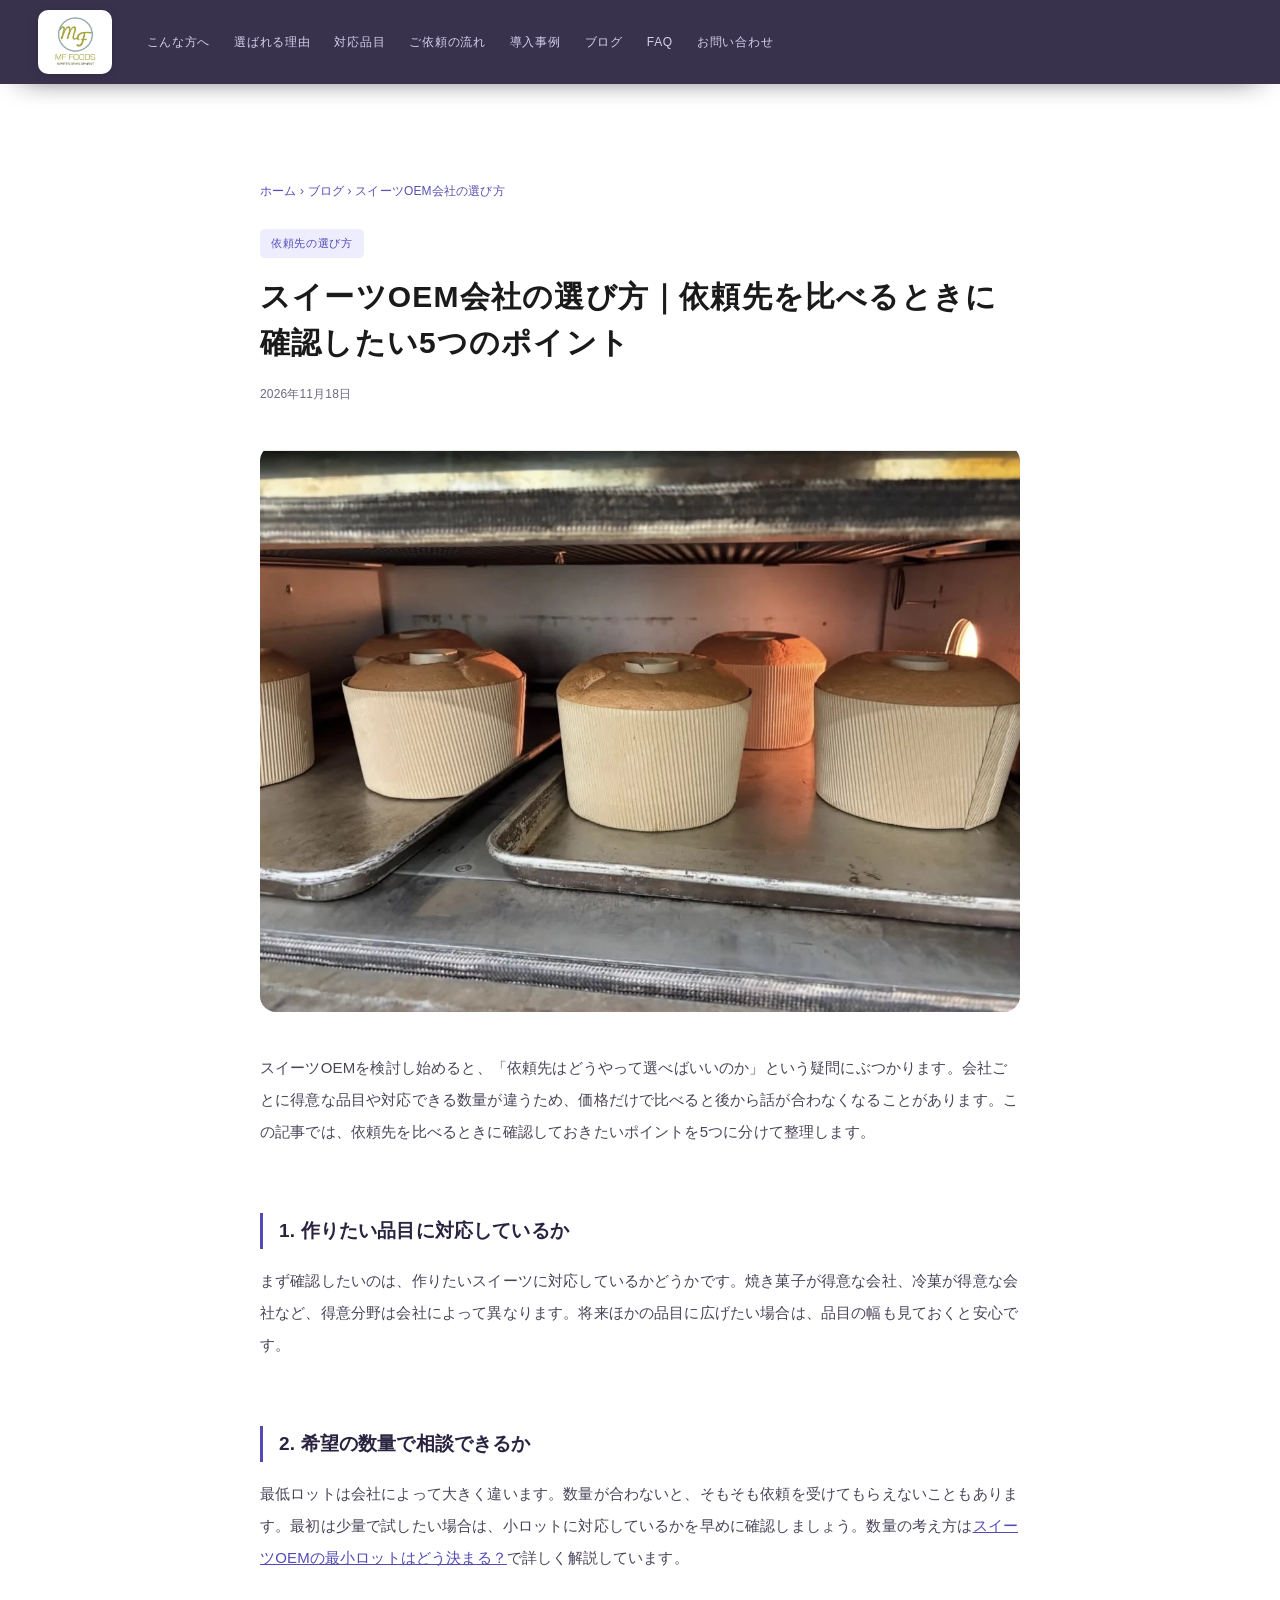
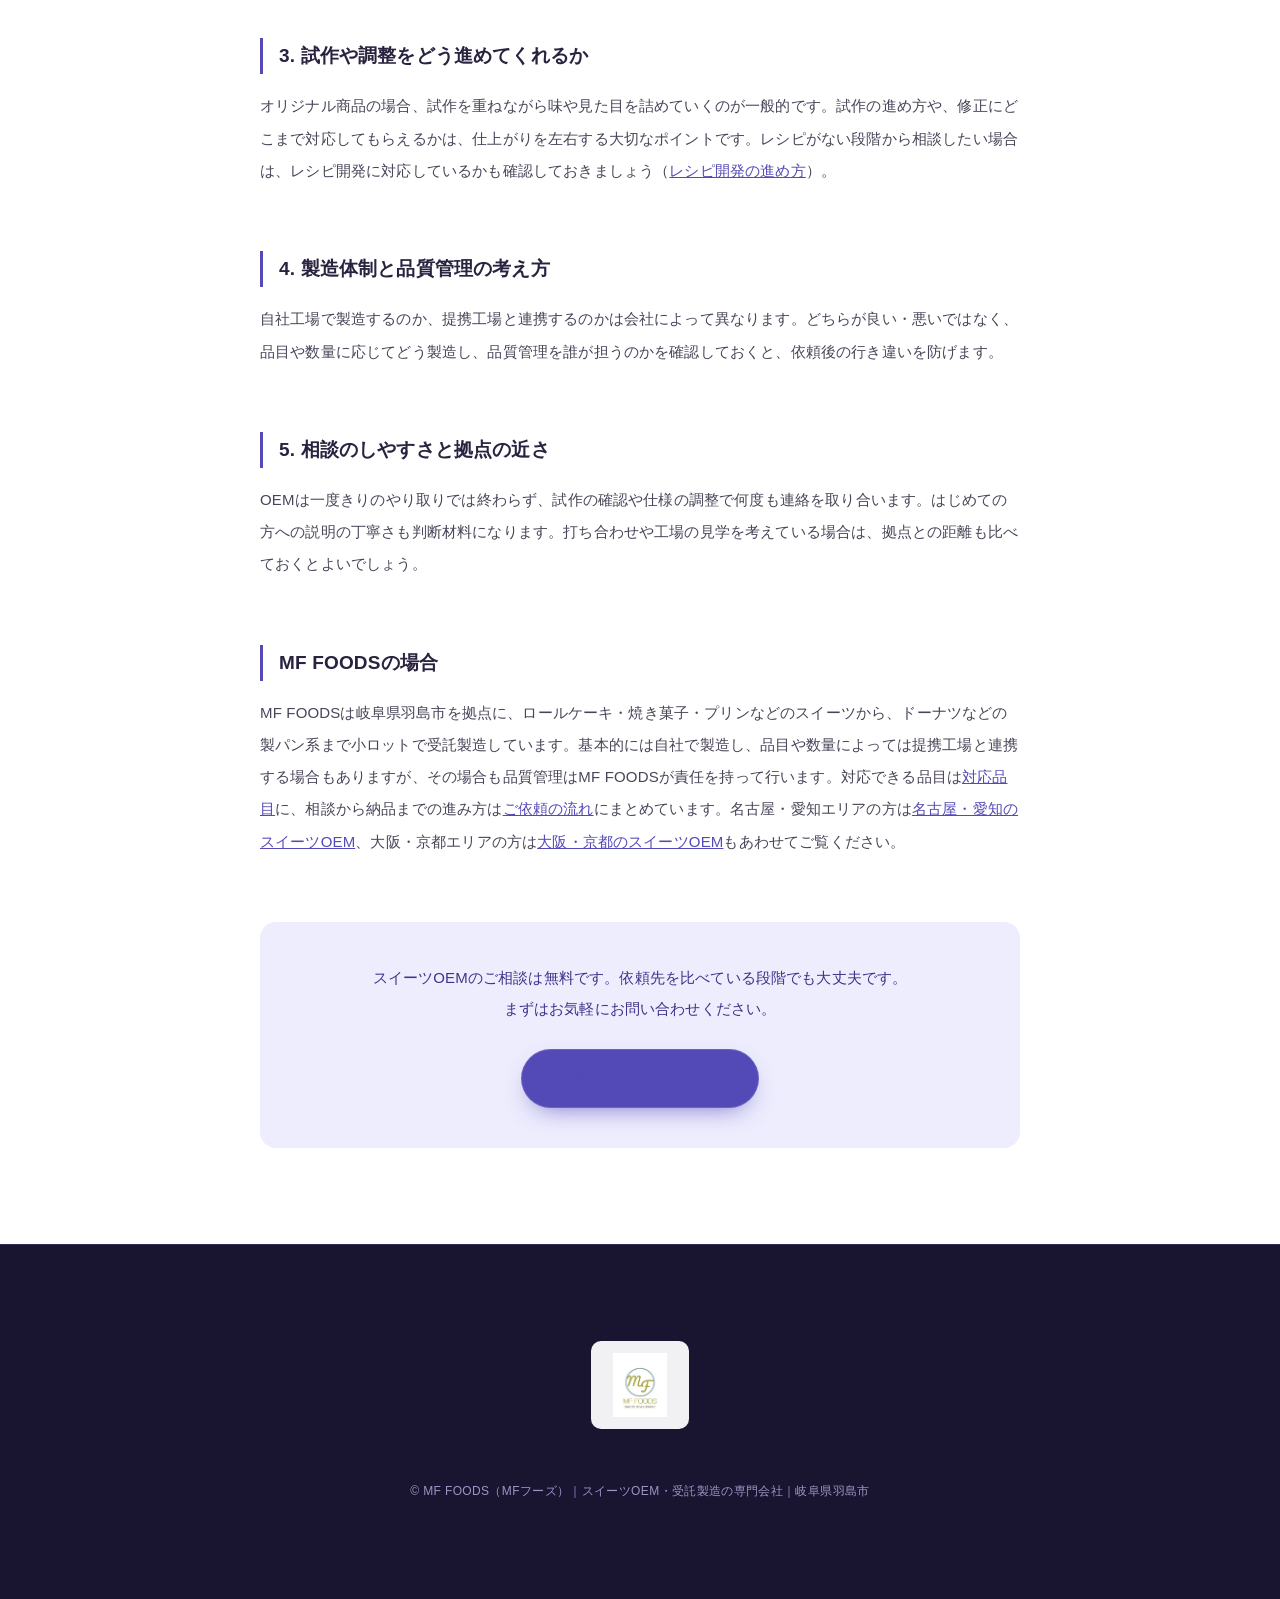
<file: blog/choosing-oem-partner.html>
<!DOCTYPE html>
<html lang="ja">
<head>
<meta charset="UTF-8">
<meta name="viewport" content="width=device-width, initial-scale=1">
<!-- Google Analytics 4 -->
<script async src="https://www.googletagmanager.com/gtag/js?id=G-D1Z7CCTZ1D"></script>
<script>
  window.dataLayer = window.dataLayer || [];
  function gtag(){dataLayer.push(arguments);}
  gtag('js', new Date());
  gtag('config', 'G-D1Z7CCTZ1D');
</script>
<title>スイーツOEM会社の選び方｜依頼先を比べるときに確認したい5つのポイント｜MF FOODS（MFフーズ）</title>
<meta name="description" content="スイーツOEM会社をどう選べばよいかを解説。対応品目・ロット・試作の進め方・製造体制・相談のしやすさなど、依頼先を比べるときに確認したいポイントをまとめました。MF FOODS（岐阜・MFフーズ）。">
<meta name="robots" content="index, follow, max-image-preview:large">
<link rel="canonical" href="https://mffoods.jp/blog/choosing-oem-partner.html">
<meta property="og:title" content="スイーツOEM会社の選び方｜依頼先を比べるときに確認したい5つのポイント｜MF FOODS">
<meta property="og:description" content="スイーツOEM会社をどう選べばよいかを解説。依頼先を比べるときに確認したいポイントをまとめました。MF FOODS（岐阜・MFフーズ）。">
<meta property="og:url" content="https://mffoods.jp/blog/choosing-oem-partner.html">
<meta property="og:type" content="article">
<meta property="og:site_name" content="MF FOODS（MFフーズ）">
<meta property="og:locale" content="ja_JP">
<meta property="og:image" content="https://mffoods.jp/ogp.jpg">
<meta name="twitter:card" content="summary_large_image">
<meta name="twitter:title" content="スイーツOEM会社の選び方｜依頼先を比べるときに確認したい5つのポイント｜MF FOODS">
<meta name="twitter:description" content="スイーツOEM会社をどう選べばよいかを解説。依頼先を比べるときに確認したいポイントをまとめました。">
<meta name="twitter:image" content="https://mffoods.jp/ogp.jpg">
<link rel="icon" href="../favicon.svg" type="image/svg+xml">
<script type="application/ld+json">
{
  "@context": "https://schema.org",
  "@graph": [
    {
      "@type": "Article",
      "headline": "スイーツOEM会社の選び方｜依頼先を比べるときに確認したい5つのポイント",
      "description": "スイーツOEMの依頼先を比べるとき、どこを見ればよいのかを5つのポイントに分けて解説します。",
      "image": "https://mffoods.jp/ogp.jpg",
      "datePublished": "2026-11-18",
      "dateModified": "2026-11-18",
      "author": { "@type": "Organization", "name": "MF FOODS（MFフーズ）" },
      "publisher": {
        "@type": "Organization",
        "name": "MF FOODS（MFフーズ）",
        "logo": { "@type": "ImageObject", "url": "https://mffoods.jp/ogp.jpg" }
      },
      "mainEntityOfPage": "https://mffoods.jp/blog/choosing-oem-partner.html"
    },
    {
      "@type": "BreadcrumbList",
      "itemListElement": [
        { "@type": "ListItem", "position": 1, "name": "ホーム", "item": "https://mffoods.jp/" },
        { "@type": "ListItem", "position": 2, "name": "ブログ", "item": "https://mffoods.jp/blog/" },
        { "@type": "ListItem", "position": 3, "name": "スイーツOEM会社の選び方｜依頼先を比べるときに確認したい5つのポイント", "item": "https://mffoods.jp/blog/choosing-oem-partner.html" }
      ]
    }
  ]
}
</script>
<link rel="stylesheet" href="../style.css">
</head>
<body>

<header class="header">
  <div class="header-logo-wrap" style="background:#fff;border-radius:8px;padding:5px 12px;display:inline-flex;align-items:center;">
    <a href="../index.html"><img style="height:60px;width:auto;display:block;" src="../images/logo-header.webp" alt="MF FOODS"></a>
  </div>
  <nav class="header-nav">
    <a href="../index.html#target">こんな方へ</a>
    <a href="../index.html#reasons">選ばれる理由</a>
    <a href="../index.html#items">対応品目</a>
    <a href="../index.html#flow">ご依頼の流れ</a>
    <a href="../index.html#cases">導入事例</a>
    <a href="index.html">ブログ</a>
    <a href="../index.html#faq">FAQ</a>
    <a href="../index.html#contact">お問い合わせ</a>
  </nav>
</header>

<section class="article-section">
  <div class="article-wrap">
    <div class="breadcrumb"><a href="../index.html">ホーム</a> › <a href="index.html">ブログ</a> › スイーツOEM会社の選び方</div>

    <span class="article-cat">依頼先の選び方</span>
    <h1 class="article-title">スイーツOEM会社の選び方｜依頼先を比べるときに確認したい5つのポイント</h1>
    <div class="article-date">2026年11月18日</div>

    <div class="article-hero"><img src="../images/flow-trial.webp" alt="スイーツOEMの試作工程のイメージ"></div>

    <div class="article-body">
      <p>スイーツOEMを検討し始めると、「依頼先はどうやって選べばいいのか」という疑問にぶつかります。会社ごとに得意な品目や対応できる数量が違うため、価格だけで比べると後から話が合わなくなることがあります。この記事では、依頼先を比べるときに確認しておきたいポイントを5つに分けて整理します。</p>

      <h2>1. 作りたい品目に対応しているか</h2>
      <p>まず確認したいのは、作りたいスイーツに対応しているかどうかです。焼き菓子が得意な会社、冷菓が得意な会社など、得意分野は会社によって異なります。将来ほかの品目に広げたい場合は、品目の幅も見ておくと安心です。</p>

      <h2>2. 希望の数量で相談できるか</h2>
      <p>最低ロットは会社によって大きく違います。数量が合わないと、そもそも依頼を受けてもらえないこともあります。最初は少量で試したい場合は、小ロットに対応しているかを早めに確認しましょう。数量の考え方は<a href="minimum-lot-guide.html">スイーツOEMの最小ロットはどう決まる？</a>で詳しく解説しています。</p>

      <h2>3. 試作や調整をどう進めてくれるか</h2>
      <p>オリジナル商品の場合、試作を重ねながら味や見た目を詰めていくのが一般的です。試作の進め方や、修正にどこまで対応してもらえるかは、仕上がりを左右する大切なポイントです。レシピがない段階から相談したい場合は、レシピ開発に対応しているかも確認しておきましょう（<a href="recipe-development-guide.html">レシピ開発の進め方</a>）。</p>

      <h2>4. 製造体制と品質管理の考え方</h2>
      <p>自社工場で製造するのか、提携工場と連携するのかは会社によって異なります。どちらが良い・悪いではなく、品目や数量に応じてどう製造し、品質管理を誰が担うのかを確認しておくと、依頼後の行き違いを防げます。</p>

      <h2>5. 相談のしやすさと拠点の近さ</h2>
      <p>OEMは一度きりのやり取りでは終わらず、試作の確認や仕様の調整で何度も連絡を取り合います。はじめての方への説明の丁寧さも判断材料になります。打ち合わせや工場の見学を考えている場合は、拠点との距離も比べておくとよいでしょう。</p>

      <h2>MF FOODSの場合</h2>
      <p>MF FOODSは岐阜県羽島市を拠点に、ロールケーキ・焼き菓子・プリンなどのスイーツから、ドーナツなどの製パン系まで小ロットで受託製造しています。基本的には自社で製造し、品目や数量によっては提携工場と連携する場合もありますが、その場合も品質管理はMF FOODSが責任を持って行います。対応できる品目は<a href="../index.html#items">対応品目</a>に、相談から納品までの進み方は<a href="../index.html#flow">ご依頼の流れ</a>にまとめています。名古屋・愛知エリアの方は<a href="../area/nagoya.html">名古屋・愛知のスイーツOEM</a>、大阪・京都エリアの方は<a href="kansai-osaka-kyoto-oem.html">大阪・京都のスイーツOEM</a>もあわせてご覧ください。</p>
    </div>

    <div class="section-cta"><p>スイーツOEMのご相談は無料です。依頼先を比べている段階でも大丈夫です。<br>まずはお気軽にお問い合わせください。</p><a href="../index.html#contact">お問い合わせはこちら →</a></div>
  </div>
</section>

<footer class="footer">
  <div class="footer-logo-wrap"><img class="footer-logo" loading="lazy" decoding="async" src="../images/logo-footer.webp" alt="MF FOODS"></div>
  <p>© MF FOODS（MFフーズ）｜スイーツOEM・受託製造の専門会社｜岐阜県羽島市</p>
</footer>

</body>
</html>
</file>
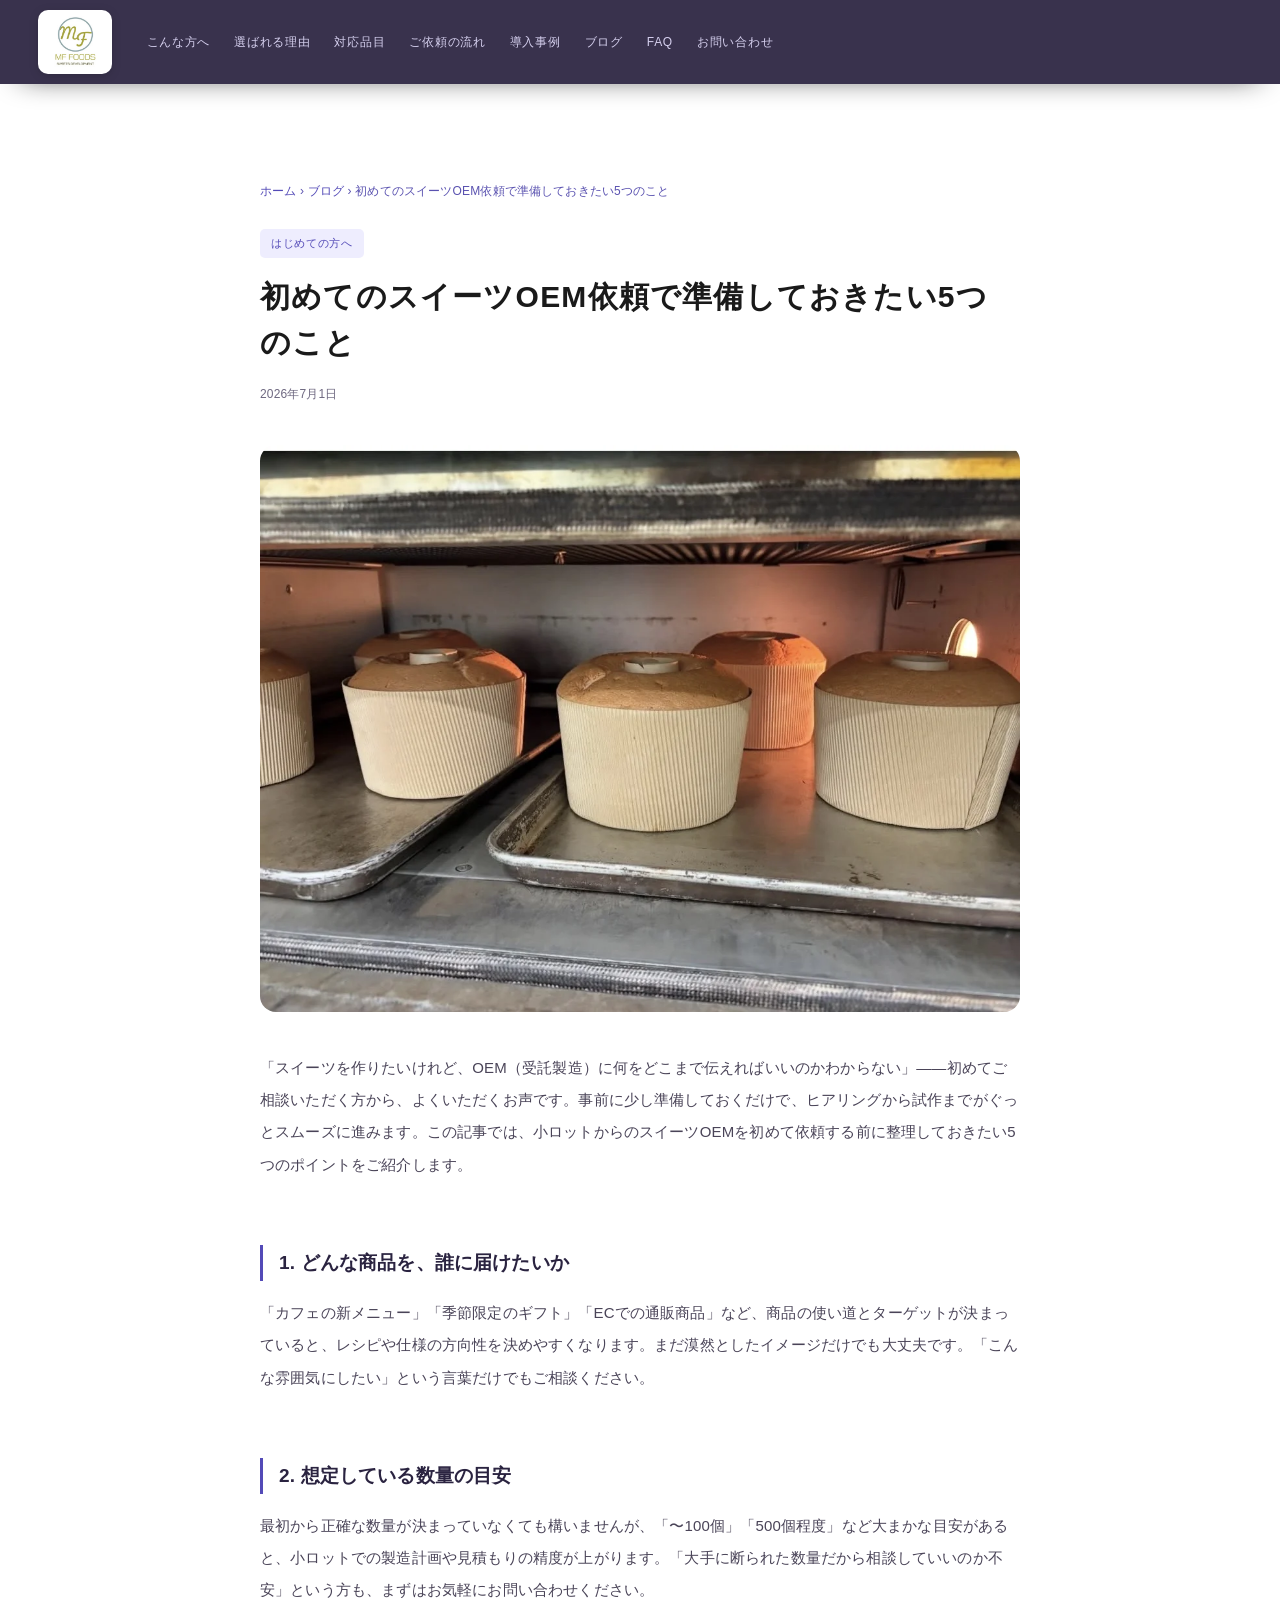
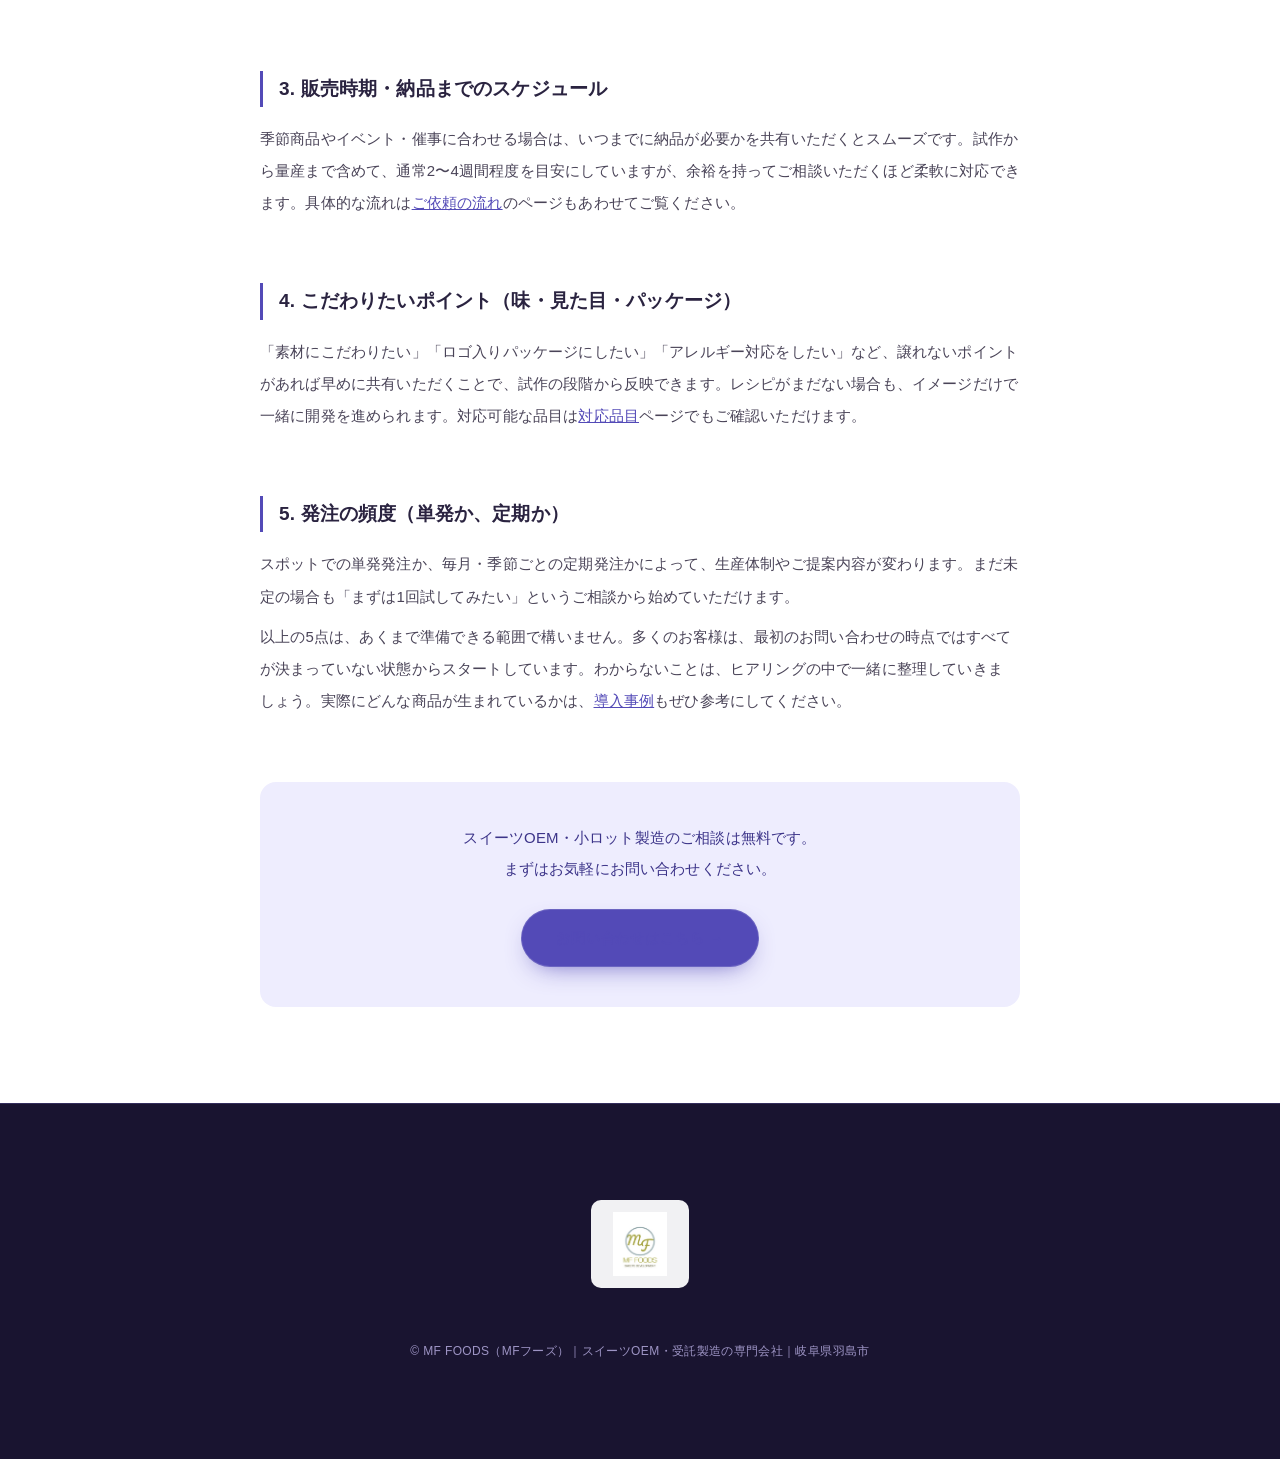
<file: blog/first-oem-checklist.html>
<!DOCTYPE html>
<html lang="ja">
<head>
<meta charset="UTF-8">
<meta name="viewport" content="width=device-width, initial-scale=1">
<!-- Google Analytics 4 -->
<script async src="https://www.googletagmanager.com/gtag/js?id=G-D1Z7CCTZ1D"></script>
<script>
  window.dataLayer = window.dataLayer || [];
  function gtag(){dataLayer.push(arguments);}
  gtag('js', new Date());
  gtag('config', 'G-D1Z7CCTZ1D');
</script>
<title>初めてのスイーツOEM依頼で準備しておきたい5つのこと｜MF FOODS（MFフーズ）</title>
<meta name="description" content="スイーツOEMを初めて依頼する前に準備しておきたい5つのポイントを解説。小ロット対応のMF FOODS（岐阜・MFフーズ）が、はじめての方でも迷わず相談できるようまとめました。">
<meta name="robots" content="index, follow, max-image-preview:large">
<link rel="canonical" href="https://mffoods.jp/blog/first-oem-checklist.html">
<meta property="og:title" content="初めてのスイーツOEM依頼で準備しておきたい5つのこと｜MF FOODS">
<meta property="og:description" content="スイーツOEMを初めて依頼する前に準備しておきたい5つのポイントを解説。小ロット対応のMF FOODS（岐阜・MFフーズ）。">
<meta property="og:url" content="https://mffoods.jp/blog/first-oem-checklist.html">
<meta property="og:type" content="article">
<meta property="og:site_name" content="MF FOODS（MFフーズ）">
<meta property="og:locale" content="ja_JP">
<meta property="og:image" content="https://mffoods.jp/ogp.jpg">
<meta name="twitter:card" content="summary_large_image">
<meta name="twitter:title" content="初めてのスイーツOEM依頼で準備しておきたい5つのこと｜MF FOODS">
<meta name="twitter:description" content="スイーツOEMを初めて依頼する前に準備しておきたい5つのポイントを解説。小ロット対応のMF FOODS（岐阜・MFフーズ）。">
<meta name="twitter:image" content="https://mffoods.jp/ogp.jpg">
<link rel="icon" href="../favicon.svg" type="image/svg+xml">
<script type="application/ld+json">
{
  "@context": "https://schema.org",
  "@graph": [
    {
      "@type": "Article",
      "headline": "初めてのスイーツOEM依頼で準備しておきたい5つのこと",
      "description": "スイーツOEMを初めて依頼する前に準備しておきたい5つのポイントを解説。",
      "image": "https://mffoods.jp/ogp.jpg",
      "datePublished": "2026-07-01",
      "dateModified": "2026-07-14",
      "author": { "@type": "Organization", "name": "MF FOODS（MFフーズ）" },
      "publisher": {
        "@type": "Organization",
        "name": "MF FOODS（MFフーズ）",
        "logo": { "@type": "ImageObject", "url": "https://mffoods.jp/ogp.jpg" }
      },
      "mainEntityOfPage": "https://mffoods.jp/blog/first-oem-checklist.html"
    },
    {
      "@type": "BreadcrumbList",
      "itemListElement": [
        { "@type": "ListItem", "position": 1, "name": "ホーム", "item": "https://mffoods.jp/" },
        { "@type": "ListItem", "position": 2, "name": "ブログ", "item": "https://mffoods.jp/blog/" },
        { "@type": "ListItem", "position": 3, "name": "初めてのスイーツOEM依頼で準備しておきたい5つのこと", "item": "https://mffoods.jp/blog/first-oem-checklist.html" }
      ]
    }
  ]
}
</script>
<link rel="stylesheet" href="../style.css">
</head>
<body>

<header class="header">
  <div class="header-logo-wrap" style="background:#fff;border-radius:8px;padding:5px 12px;display:inline-flex;align-items:center;">
    <a href="../index.html"><img style="height:60px;width:auto;display:block;" src="../images/logo-header.webp" alt="MF FOODS"></a>
  </div>
  <nav class="header-nav">
    <a href="../index.html#target">こんな方へ</a>
    <a href="../index.html#reasons">選ばれる理由</a>
    <a href="../index.html#items">対応品目</a>
    <a href="../index.html#flow">ご依頼の流れ</a>
    <a href="../index.html#cases">導入事例</a>
    <a href="index.html">ブログ</a>
    <a href="../index.html#faq">FAQ</a>
    <a href="../index.html#contact">お問い合わせ</a>
  </nav>
</header>

<section class="article-section">
  <div class="article-wrap">
    <div class="breadcrumb"><a href="../index.html">ホーム</a> › <a href="index.html">ブログ</a> › 初めてのスイーツOEM依頼で準備しておきたい5つのこと</div>

    <span class="article-cat">はじめての方へ</span>
    <h1 class="article-title">初めてのスイーツOEM依頼で準備しておきたい5つのこと</h1>
    <div class="article-date">2026年7月1日</div>

    <div class="article-hero"><img src="../images/reason-recipe.webp" alt="スイーツOEM 初めての依頼準備"></div>

    <div class="article-body">
      <p>「スイーツを作りたいけれど、OEM（受託製造）に何をどこまで伝えればいいのかわからない」——初めてご相談いただく方から、よくいただくお声です。事前に少し準備しておくだけで、ヒアリングから試作までがぐっとスムーズに進みます。この記事では、小ロットからのスイーツOEMを初めて依頼する前に整理しておきたい5つのポイントをご紹介します。</p>

      <h2>1. どんな商品を、誰に届けたいか</h2>
      <p>「カフェの新メニュー」「季節限定のギフト」「ECでの通販商品」など、商品の使い道とターゲットが決まっていると、レシピや仕様の方向性を決めやすくなります。まだ漠然としたイメージだけでも大丈夫です。「こんな雰囲気にしたい」という言葉だけでもご相談ください。</p>

      <h2>2. 想定している数量の目安</h2>
      <p>最初から正確な数量が決まっていなくても構いませんが、「〜100個」「500個程度」など大まかな目安があると、小ロットでの製造計画や見積もりの精度が上がります。「大手に断られた数量だから相談していいのか不安」という方も、まずはお気軽にお問い合わせください。</p>

      <h2>3. 販売時期・納品までのスケジュール</h2>
      <p>季節商品やイベント・催事に合わせる場合は、いつまでに納品が必要かを共有いただくとスムーズです。試作から量産まで含めて、通常2〜4週間程度を目安にしていますが、余裕を持ってご相談いただくほど柔軟に対応できます。具体的な流れは<a href="../index.html#flow">ご依頼の流れ</a>のページもあわせてご覧ください。</p>

      <h2>4. こだわりたいポイント（味・見た目・パッケージ）</h2>
      <p>「素材にこだわりたい」「ロゴ入りパッケージにしたい」「アレルギー対応をしたい」など、譲れないポイントがあれば早めに共有いただくことで、試作の段階から反映できます。レシピがまだない場合も、イメージだけで一緒に開発を進められます。対応可能な品目は<a href="../index.html#items">対応品目</a>ページでもご確認いただけます。</p>

      <h2>5. 発注の頻度（単発か、定期か）</h2>
      <p>スポットでの単発発注か、毎月・季節ごとの定期発注かによって、生産体制やご提案内容が変わります。まだ未定の場合も「まずは1回試してみたい」というご相談から始めていただけます。</p>

      <p>以上の5点は、あくまで準備できる範囲で構いません。多くのお客様は、最初のお問い合わせの時点ではすべてが決まっていない状態からスタートしています。わからないことは、ヒアリングの中で一緒に整理していきましょう。実際にどんな商品が生まれているかは、<a href="../index.html#cases">導入事例</a>もぜひ参考にしてください。</p>
    </div>

    <div class="section-cta"><p>スイーツOEM・小ロット製造のご相談は無料です。<br>まずはお気軽にお問い合わせください。</p><a href="../index.html#contact">お問い合わせはこちら →</a></div>
  </div>
</section>

<footer class="footer">
  <div class="footer-logo-wrap"><img class="footer-logo" loading="lazy" decoding="async" src="../images/logo-footer.webp" alt="MF FOODS"></div>
  <p>© MF FOODS（MFフーズ）｜スイーツOEM・受託製造の専門会社｜岐阜県羽島市</p>
</footer>

</body>
</html>
</file>
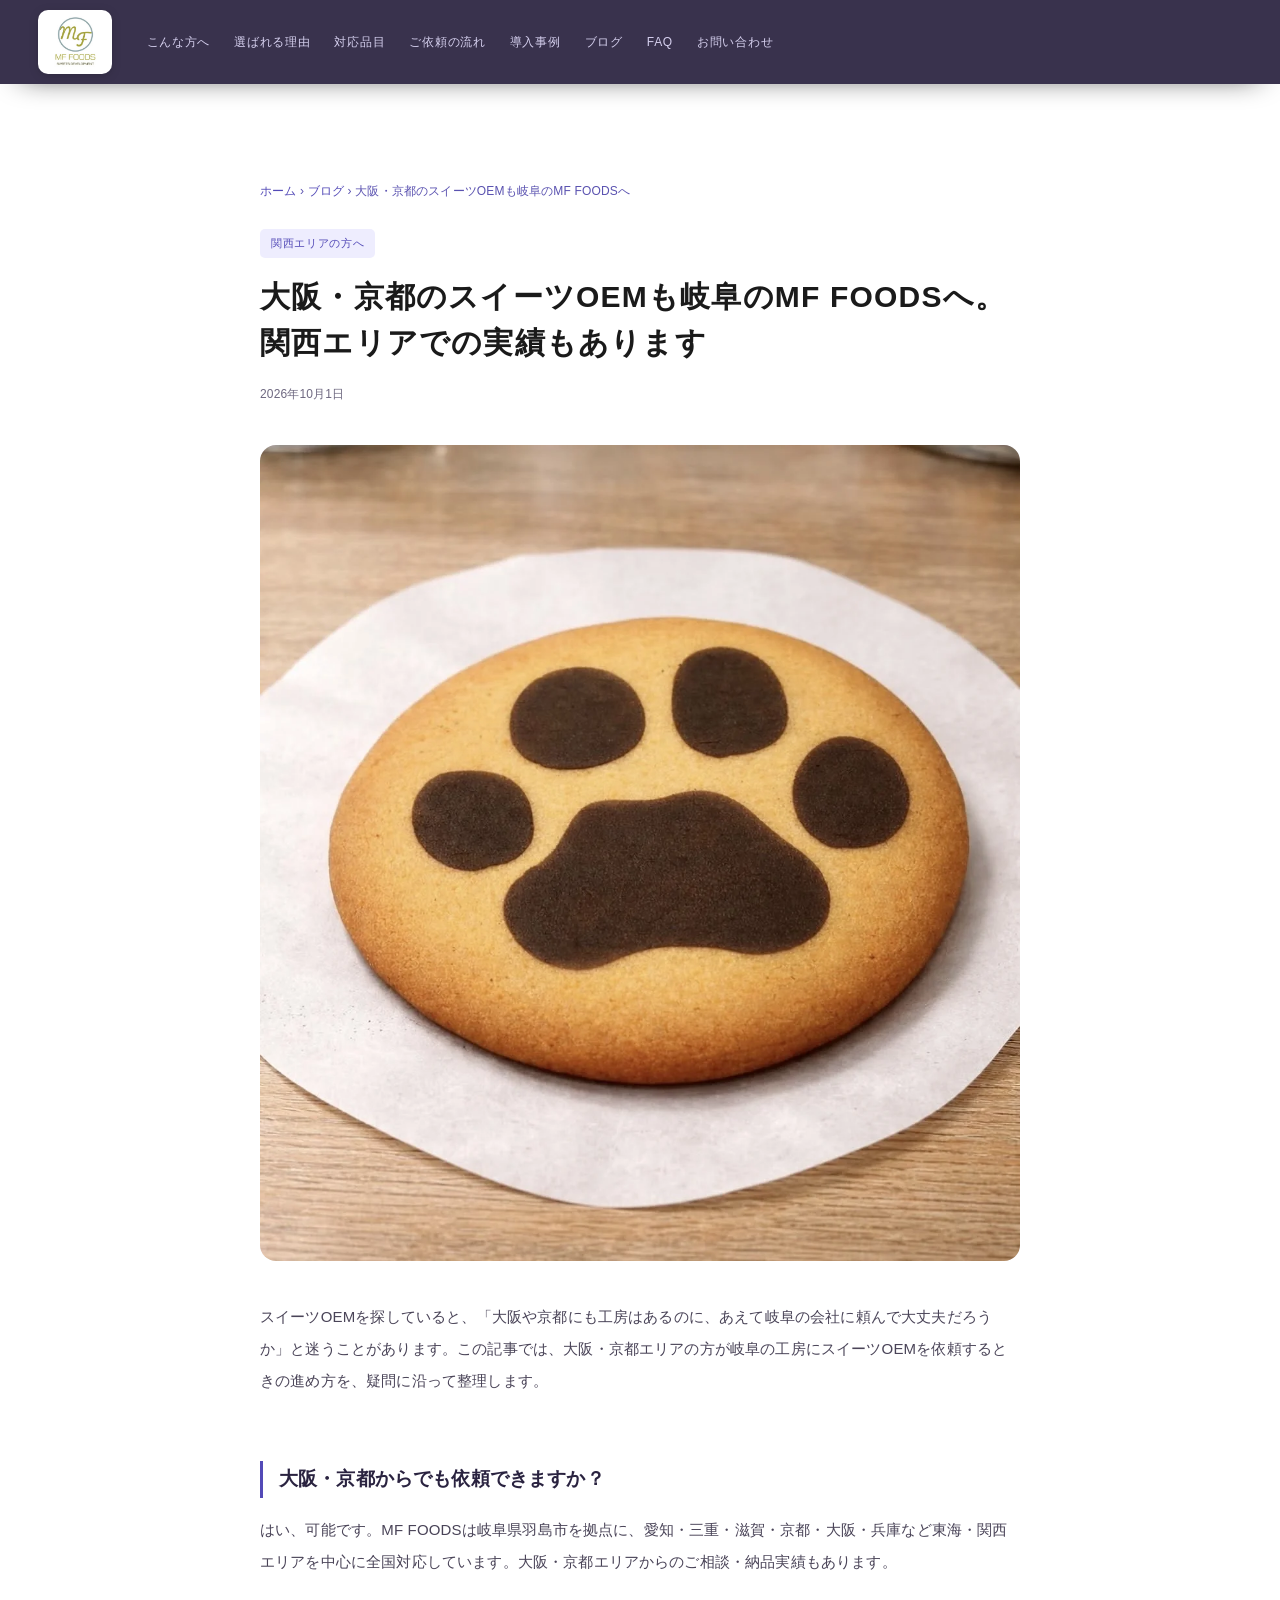
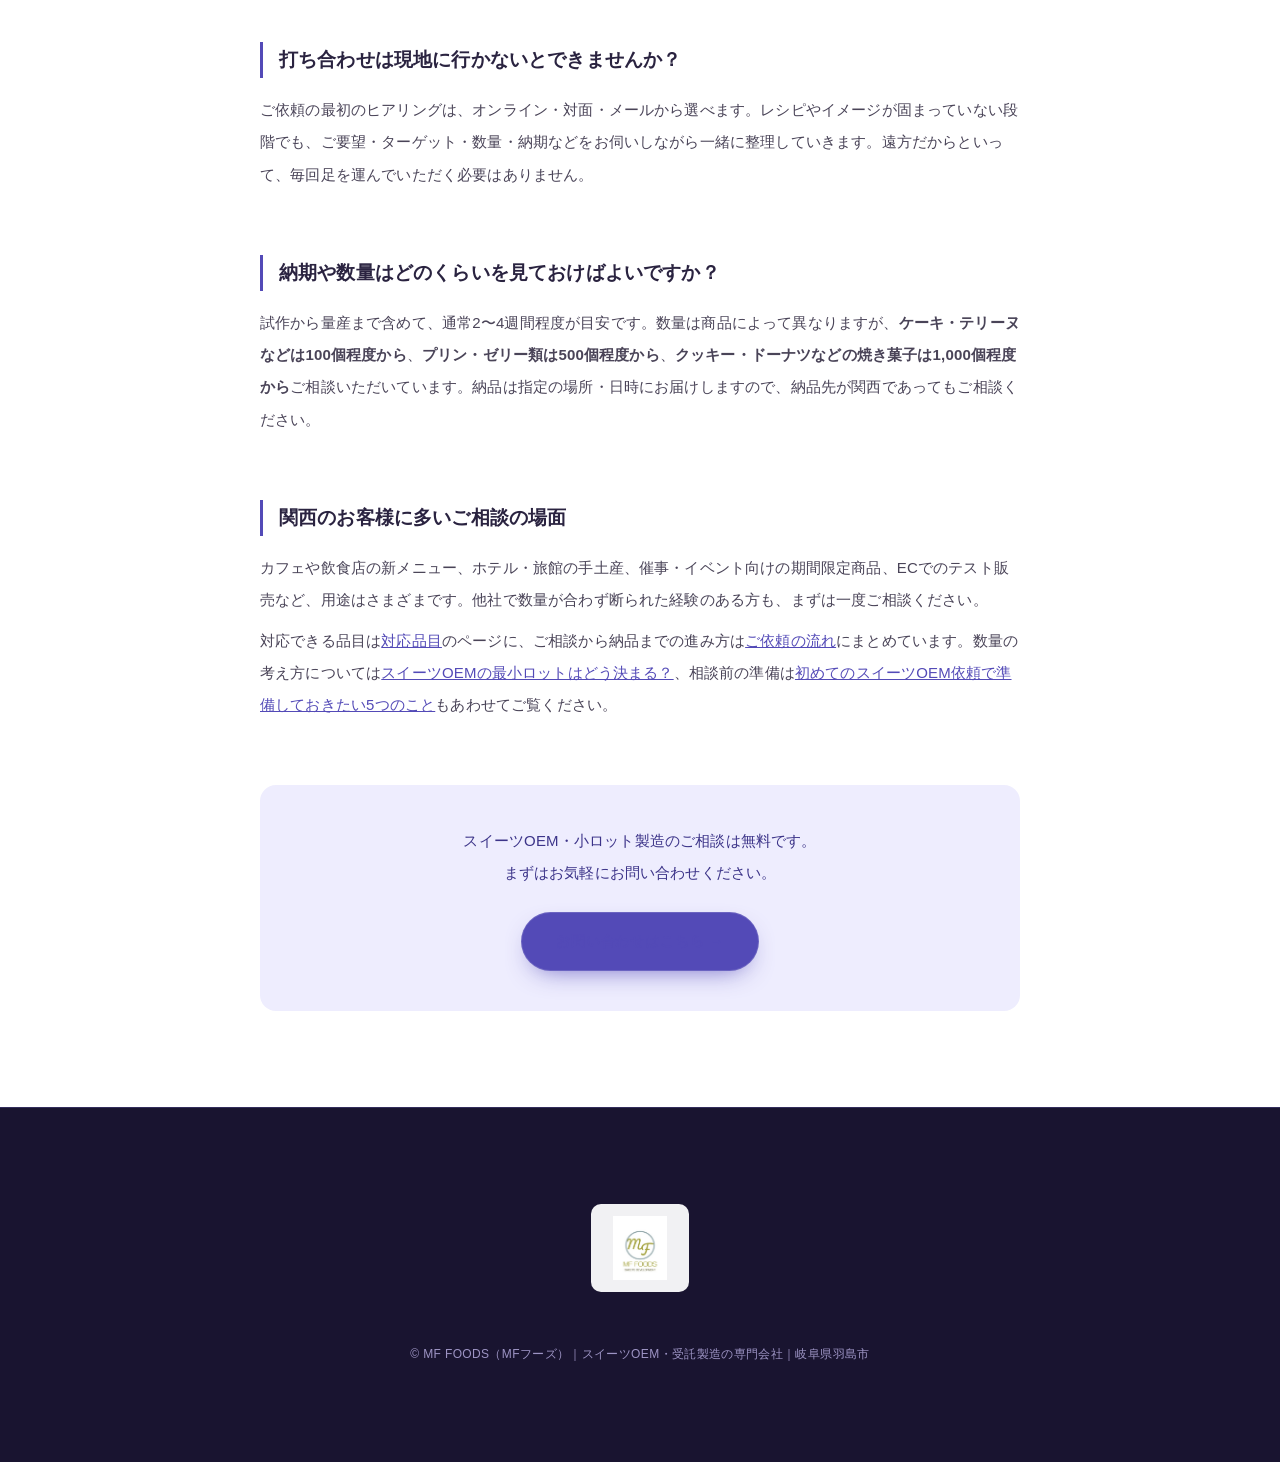
<file: blog/kansai-osaka-kyoto-oem.html>
<!DOCTYPE html>
<html lang="ja">
<head>
<meta charset="UTF-8">
<meta name="viewport" content="width=device-width, initial-scale=1">
<!-- Google Analytics 4 -->
<script async src="https://www.googletagmanager.com/gtag/js?id=G-D1Z7CCTZ1D"></script>
<script>
  window.dataLayer = window.dataLayer || [];
  function gtag(){dataLayer.push(arguments);}
  gtag('js', new Date());
  gtag('config', 'G-D1Z7CCTZ1D');
</script>
<title>大阪・京都のスイーツOEMも岐阜のMF FOODSへ｜関西エリアでの実績もあります｜MF FOODS（MFフーズ）</title>
<meta name="description" content="大阪・京都からスイーツOEMを岐阜の工房に依頼できるのか。打ち合わせ・試作・納品の進め方や数量の目安を解説します。大阪・京都エリアからのご相談・納品実績もあるMF FOODS（岐阜・MFフーズ）。">
<meta name="robots" content="index, follow, max-image-preview:large">
<link rel="canonical" href="https://mffoods.jp/blog/kansai-osaka-kyoto-oem.html">
<meta property="og:title" content="大阪・京都のスイーツOEMも岐阜のMF FOODSへ｜関西エリアでの実績もあります">
<meta property="og:description" content="大阪・京都のスイーツOEMも岐阜のMF FOODSへ。大阪・京都エリアからのご相談・納品実績もあります。">
<meta property="og:url" content="https://mffoods.jp/blog/kansai-osaka-kyoto-oem.html">
<meta property="og:type" content="article">
<meta property="og:site_name" content="MF FOODS（MFフーズ）">
<meta property="og:locale" content="ja_JP">
<meta property="og:image" content="https://mffoods.jp/ogp.jpg">
<meta name="twitter:card" content="summary_large_image">
<meta name="twitter:title" content="大阪・京都のスイーツOEMも岐阜のMF FOODSへ｜関西エリアでの実績もあります">
<meta name="twitter:description" content="大阪・京都からのスイーツOEM、岐阜の工房に依頼するときの進め方を解説します。">
<meta name="twitter:image" content="https://mffoods.jp/ogp.jpg">
<link rel="icon" href="../favicon.svg" type="image/svg+xml">
<script type="application/ld+json">
{
  "@context": "https://schema.org",
  "@graph": [
    {
      "@type": "Article",
      "headline": "大阪・京都のスイーツOEMも岐阜のMF FOODSへ。関西エリアでの実績もあります",
      "description": "大阪・京都のお客様が岐阜の工房にスイーツOEMを依頼するときの進め方を解説します。",
      "image": "https://mffoods.jp/ogp.jpg",
      "datePublished": "2026-10-01",
      "dateModified": "2026-10-01",
      "author": { "@type": "Organization", "name": "MF FOODS（MFフーズ）" },
      "publisher": {
        "@type": "Organization",
        "name": "MF FOODS（MFフーズ）",
        "logo": { "@type": "ImageObject", "url": "https://mffoods.jp/ogp.jpg" }
      },
      "mainEntityOfPage": "https://mffoods.jp/blog/kansai-osaka-kyoto-oem.html"
    },
    {
      "@type": "BreadcrumbList",
      "itemListElement": [
        { "@type": "ListItem", "position": 1, "name": "ホーム", "item": "https://mffoods.jp/" },
        { "@type": "ListItem", "position": 2, "name": "ブログ", "item": "https://mffoods.jp/blog/" },
        { "@type": "ListItem", "position": 3, "name": "大阪・京都のスイーツOEMも岐阜のMF FOODSへ。関西エリアでの実績もあります", "item": "https://mffoods.jp/blog/kansai-osaka-kyoto-oem.html" }
      ]
    }
  ]
}
</script>
<link rel="stylesheet" href="../style.css">
</head>
<body>

<header class="header">
  <div class="header-logo-wrap" style="background:#fff;border-radius:8px;padding:5px 12px;display:inline-flex;align-items:center;">
    <a href="../index.html"><img style="height:60px;width:auto;display:block;" src="../images/logo-header.webp" alt="MF FOODS"></a>
  </div>
  <nav class="header-nav">
    <a href="../index.html#target">こんな方へ</a>
    <a href="../index.html#reasons">選ばれる理由</a>
    <a href="../index.html#items">対応品目</a>
    <a href="../index.html#flow">ご依頼の流れ</a>
    <a href="../index.html#cases">導入事例</a>
    <a href="index.html">ブログ</a>
    <a href="../index.html#faq">FAQ</a>
    <a href="../index.html#contact">お問い合わせ</a>
  </nav>
</header>

<section class="article-section">
  <div class="article-wrap">
    <div class="breadcrumb"><a href="../index.html">ホーム</a> › <a href="index.html">ブログ</a> › 大阪・京都のスイーツOEMも岐阜のMF FOODSへ</div>

    <span class="article-cat">関西エリアの方へ</span>
    <h1 class="article-title">大阪・京都のスイーツOEMも岐阜のMF FOODSへ。関西エリアでの実績もあります</h1>
    <div class="article-date">2026年10月1日</div>

    <div class="article-hero"><img src="../images/reason-lineup.webp" alt="MF FOODSで製造するスイーツの一例"></div>

    <div class="article-body">
      <p>スイーツOEMを探していると、「大阪や京都にも工房はあるのに、あえて岐阜の会社に頼んで大丈夫だろうか」と迷うことがあります。この記事では、大阪・京都エリアの方が岐阜の工房にスイーツOEMを依頼するときの進め方を、疑問に沿って整理します。</p>

      <h2>大阪・京都からでも依頼できますか？</h2>
      <p>はい、可能です。MF FOODSは岐阜県羽島市を拠点に、愛知・三重・滋賀・京都・大阪・兵庫など東海・関西エリアを中心に全国対応しています。大阪・京都エリアからのご相談・納品実績もあります。</p>

      <h2>打ち合わせは現地に行かないとできませんか？</h2>
      <p>ご依頼の最初のヒアリングは、オンライン・対面・メールから選べます。レシピやイメージが固まっていない段階でも、ご要望・ターゲット・数量・納期などをお伺いしながら一緒に整理していきます。遠方だからといって、毎回足を運んでいただく必要はありません。</p>

      <h2>納期や数量はどのくらいを見ておけばよいですか？</h2>
      <p>試作から量産まで含めて、通常2〜4週間程度が目安です。数量は商品によって異なりますが、<strong>ケーキ・テリーヌなどは100個程度から</strong>、<strong>プリン・ゼリー類は500個程度から</strong>、<strong>クッキー・ドーナツなどの焼き菓子は1,000個程度から</strong>ご相談いただいています。納品は指定の場所・日時にお届けしますので、納品先が関西であってもご相談ください。</p>

      <h2>関西のお客様に多いご相談の場面</h2>
      <p>カフェや飲食店の新メニュー、ホテル・旅館の手土産、催事・イベント向けの期間限定商品、ECでのテスト販売など、用途はさまざまです。他社で数量が合わず断られた経験のある方も、まずは一度ご相談ください。</p>

      <p>対応できる品目は<a href="../index.html#items">対応品目</a>のページに、ご相談から納品までの進み方は<a href="../index.html#flow">ご依頼の流れ</a>にまとめています。数量の考え方については<a href="minimum-lot-guide.html">スイーツOEMの最小ロットはどう決まる？</a>、相談前の準備は<a href="first-oem-checklist.html">初めてのスイーツOEM依頼で準備しておきたい5つのこと</a>もあわせてご覧ください。</p>
    </div>

    <div class="section-cta"><p>スイーツOEM・小ロット製造のご相談は無料です。<br>まずはお気軽にお問い合わせください。</p><a href="../index.html#contact">お問い合わせはこちら →</a></div>
  </div>
</section>

<footer class="footer">
  <div class="footer-logo-wrap"><img class="footer-logo" loading="lazy" decoding="async" src="../images/logo-footer.webp" alt="MF FOODS"></div>
  <p>© MF FOODS（MFフーズ）｜スイーツOEM・受託製造の専門会社｜岐阜県羽島市</p>
</footer>

</body>
</html>
</file>
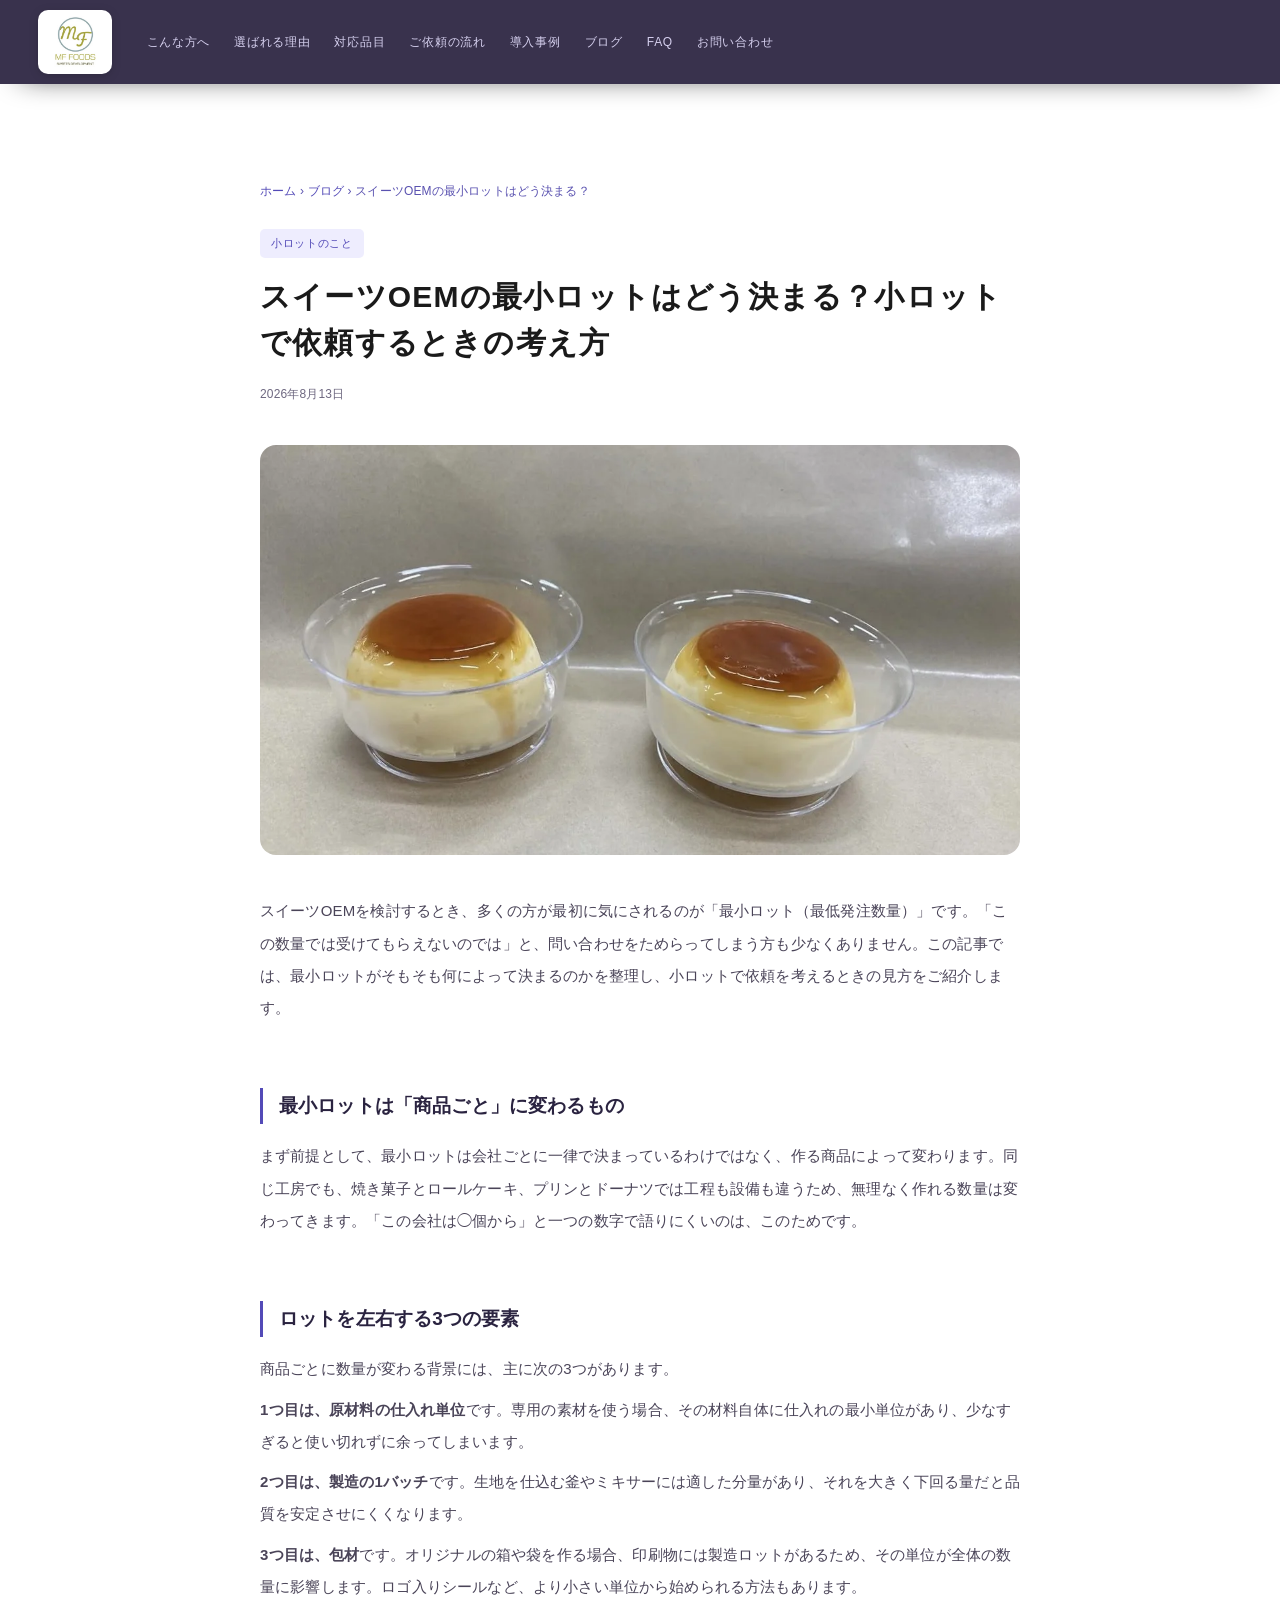
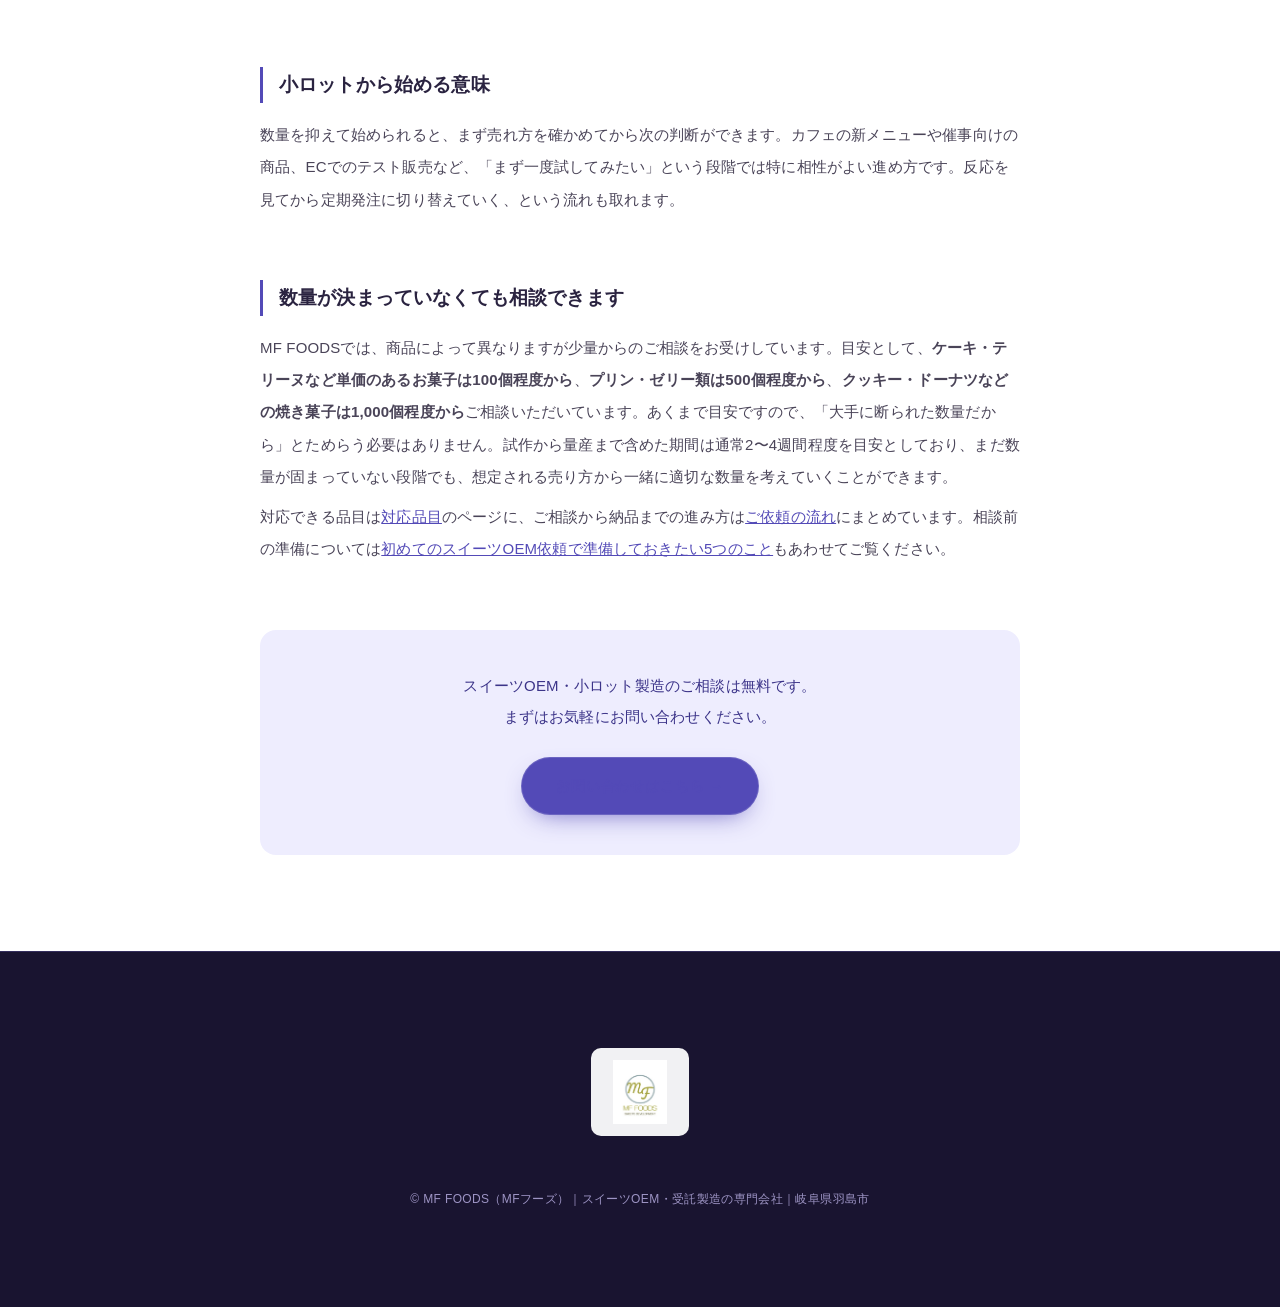
<file: blog/minimum-lot-guide.html>
<!DOCTYPE html>
<html lang="ja">
<head>
<meta charset="UTF-8">
<meta name="viewport" content="width=device-width, initial-scale=1">
<!-- Google Analytics 4 -->
<script async src="https://www.googletagmanager.com/gtag/js?id=G-D1Z7CCTZ1D"></script>
<script>
  window.dataLayer = window.dataLayer || [];
  function gtag(){dataLayer.push(arguments);}
  gtag('js', new Date());
  gtag('config', 'G-D1Z7CCTZ1D');
</script>
<title>スイーツOEMの最小ロットはどう決まる？小ロットで依頼するときの考え方｜MF FOODS（MFフーズ）</title>
<meta name="description" content="スイーツOEMの最小ロットは何で決まるのかを解説。原材料・製造バッチ・包材という3つの要素から、小ロットで依頼するときの考え方をまとめました。小ロット対応のMF FOODS（岐阜・MFフーズ）。">
<meta name="robots" content="index, follow, max-image-preview:large">
<link rel="canonical" href="https://mffoods.jp/blog/minimum-lot-guide.html">
<meta property="og:title" content="スイーツOEMの最小ロットはどう決まる？小ロットで依頼するときの考え方｜MF FOODS">
<meta property="og:description" content="スイーツOEMの最小ロットは何で決まるのかを解説。小ロットで依頼するときの考え方をまとめました。小ロット対応のMF FOODS（岐阜・MFフーズ）。">
<meta property="og:url" content="https://mffoods.jp/blog/minimum-lot-guide.html">
<meta property="og:type" content="article">
<meta property="og:site_name" content="MF FOODS（MFフーズ）">
<meta property="og:locale" content="ja_JP">
<meta property="og:image" content="https://mffoods.jp/ogp.jpg">
<meta name="twitter:card" content="summary_large_image">
<meta name="twitter:title" content="スイーツOEMの最小ロットはどう決まる？小ロットで依頼するときの考え方｜MF FOODS">
<meta name="twitter:description" content="スイーツOEMの最小ロットは何で決まるのかを解説。小ロットで依頼するときの考え方をまとめました。">
<meta name="twitter:image" content="https://mffoods.jp/ogp.jpg">
<link rel="icon" href="../favicon.svg" type="image/svg+xml">
<script type="application/ld+json">
{
  "@context": "https://schema.org",
  "@graph": [
    {
      "@type": "Article",
      "headline": "スイーツOEMの最小ロットはどう決まる？小ロットで依頼するときの考え方",
      "description": "スイーツOEMの最小ロットは何で決まるのかを、原材料・製造バッチ・包材という3つの要素から解説します。",
      "image": "https://mffoods.jp/ogp.jpg",
      "datePublished": "2026-08-13",
      "dateModified": "2026-09-01",
      "author": { "@type": "Organization", "name": "MF FOODS（MFフーズ）" },
      "publisher": {
        "@type": "Organization",
        "name": "MF FOODS（MFフーズ）",
        "logo": { "@type": "ImageObject", "url": "https://mffoods.jp/ogp.jpg" }
      },
      "mainEntityOfPage": "https://mffoods.jp/blog/minimum-lot-guide.html"
    },
    {
      "@type": "BreadcrumbList",
      "itemListElement": [
        { "@type": "ListItem", "position": 1, "name": "ホーム", "item": "https://mffoods.jp/" },
        { "@type": "ListItem", "position": 2, "name": "ブログ", "item": "https://mffoods.jp/blog/" },
        { "@type": "ListItem", "position": 3, "name": "スイーツOEMの最小ロットはどう決まる？小ロットで依頼するときの考え方", "item": "https://mffoods.jp/blog/minimum-lot-guide.html" }
      ]
    }
  ]
}
</script>
<link rel="stylesheet" href="../style.css">
</head>
<body>

<header class="header">
  <div class="header-logo-wrap" style="background:#fff;border-radius:8px;padding:5px 12px;display:inline-flex;align-items:center;">
    <a href="../index.html"><img style="height:60px;width:auto;display:block;" src="../images/logo-header.webp" alt="MF FOODS"></a>
  </div>
  <nav class="header-nav">
    <a href="../index.html#target">こんな方へ</a>
    <a href="../index.html#reasons">選ばれる理由</a>
    <a href="../index.html#items">対応品目</a>
    <a href="../index.html#flow">ご依頼の流れ</a>
    <a href="../index.html#cases">導入事例</a>
    <a href="index.html">ブログ</a>
    <a href="../index.html#faq">FAQ</a>
    <a href="../index.html#contact">お問い合わせ</a>
  </nav>
</header>

<section class="article-section">
  <div class="article-wrap">
    <div class="breadcrumb"><a href="../index.html">ホーム</a> › <a href="index.html">ブログ</a> › スイーツOEMの最小ロットはどう決まる？</div>

    <span class="article-cat">小ロットのこと</span>
    <h1 class="article-title">スイーツOEMの最小ロットはどう決まる？小ロットで依頼するときの考え方</h1>
    <div class="article-date">2026年8月13日</div>

    <div class="article-hero"><img src="../images/reason-small-lot.webp" alt="スイーツOEMの小ロット製造"></div>

    <div class="article-body">
      <p>スイーツOEMを検討するとき、多くの方が最初に気にされるのが「最小ロット（最低発注数量）」です。「この数量では受けてもらえないのでは」と、問い合わせをためらってしまう方も少なくありません。この記事では、最小ロットがそもそも何によって決まるのかを整理し、小ロットで依頼を考えるときの見方をご紹介します。</p>

      <h2>最小ロットは「商品ごと」に変わるもの</h2>
      <p>まず前提として、最小ロットは会社ごとに一律で決まっているわけではなく、作る商品によって変わります。同じ工房でも、焼き菓子とロールケーキ、プリンとドーナツでは工程も設備も違うため、無理なく作れる数量は変わってきます。「この会社は◯個から」と一つの数字で語りにくいのは、このためです。</p>

      <h2>ロットを左右する3つの要素</h2>
      <p>商品ごとに数量が変わる背景には、主に次の3つがあります。</p>
      <p><strong>1つ目は、原材料の仕入れ単位</strong>です。専用の素材を使う場合、その材料自体に仕入れの最小単位があり、少なすぎると使い切れずに余ってしまいます。</p>
      <p><strong>2つ目は、製造の1バッチ</strong>です。生地を仕込む釜やミキサーには適した分量があり、それを大きく下回る量だと品質を安定させにくくなります。</p>
      <p><strong>3つ目は、包材</strong>です。オリジナルの箱や袋を作る場合、印刷物には製造ロットがあるため、その単位が全体の数量に影響します。ロゴ入りシールなど、より小さい単位から始められる方法もあります。</p>

      <h2>小ロットから始める意味</h2>
      <p>数量を抑えて始められると、まず売れ方を確かめてから次の判断ができます。カフェの新メニューや催事向けの商品、ECでのテスト販売など、「まず一度試してみたい」という段階では特に相性がよい進め方です。反応を見てから定期発注に切り替えていく、という流れも取れます。</p>

      <h2>数量が決まっていなくても相談できます</h2>
      <p>MF FOODSでは、商品によって異なりますが少量からのご相談をお受けしています。目安として、<strong>ケーキ・テリーヌなど単価のあるお菓子は100個程度から</strong>、<strong>プリン・ゼリー類は500個程度から</strong>、<strong>クッキー・ドーナツなどの焼き菓子は1,000個程度から</strong>ご相談いただいています。あくまで目安ですので、「大手に断られた数量だから」とためらう必要はありません。試作から量産まで含めた期間は通常2〜4週間程度を目安としており、まだ数量が固まっていない段階でも、想定される売り方から一緒に適切な数量を考えていくことができます。</p>

      <p>対応できる品目は<a href="../index.html#items">対応品目</a>のページに、ご相談から納品までの進み方は<a href="../index.html#flow">ご依頼の流れ</a>にまとめています。相談前の準備については<a href="first-oem-checklist.html">初めてのスイーツOEM依頼で準備しておきたい5つのこと</a>もあわせてご覧ください。</p>
    </div>

    <div class="section-cta"><p>スイーツOEM・小ロット製造のご相談は無料です。<br>まずはお気軽にお問い合わせください。</p><a href="../index.html#contact">お問い合わせはこちら →</a></div>
  </div>
</section>

<footer class="footer">
  <div class="footer-logo-wrap"><img class="footer-logo" loading="lazy" decoding="async" src="../images/logo-footer.webp" alt="MF FOODS"></div>
  <p>© MF FOODS（MFフーズ）｜スイーツOEM・受託製造の専門会社｜岐阜県羽島市</p>
</footer>

</body>
</html>
</file>
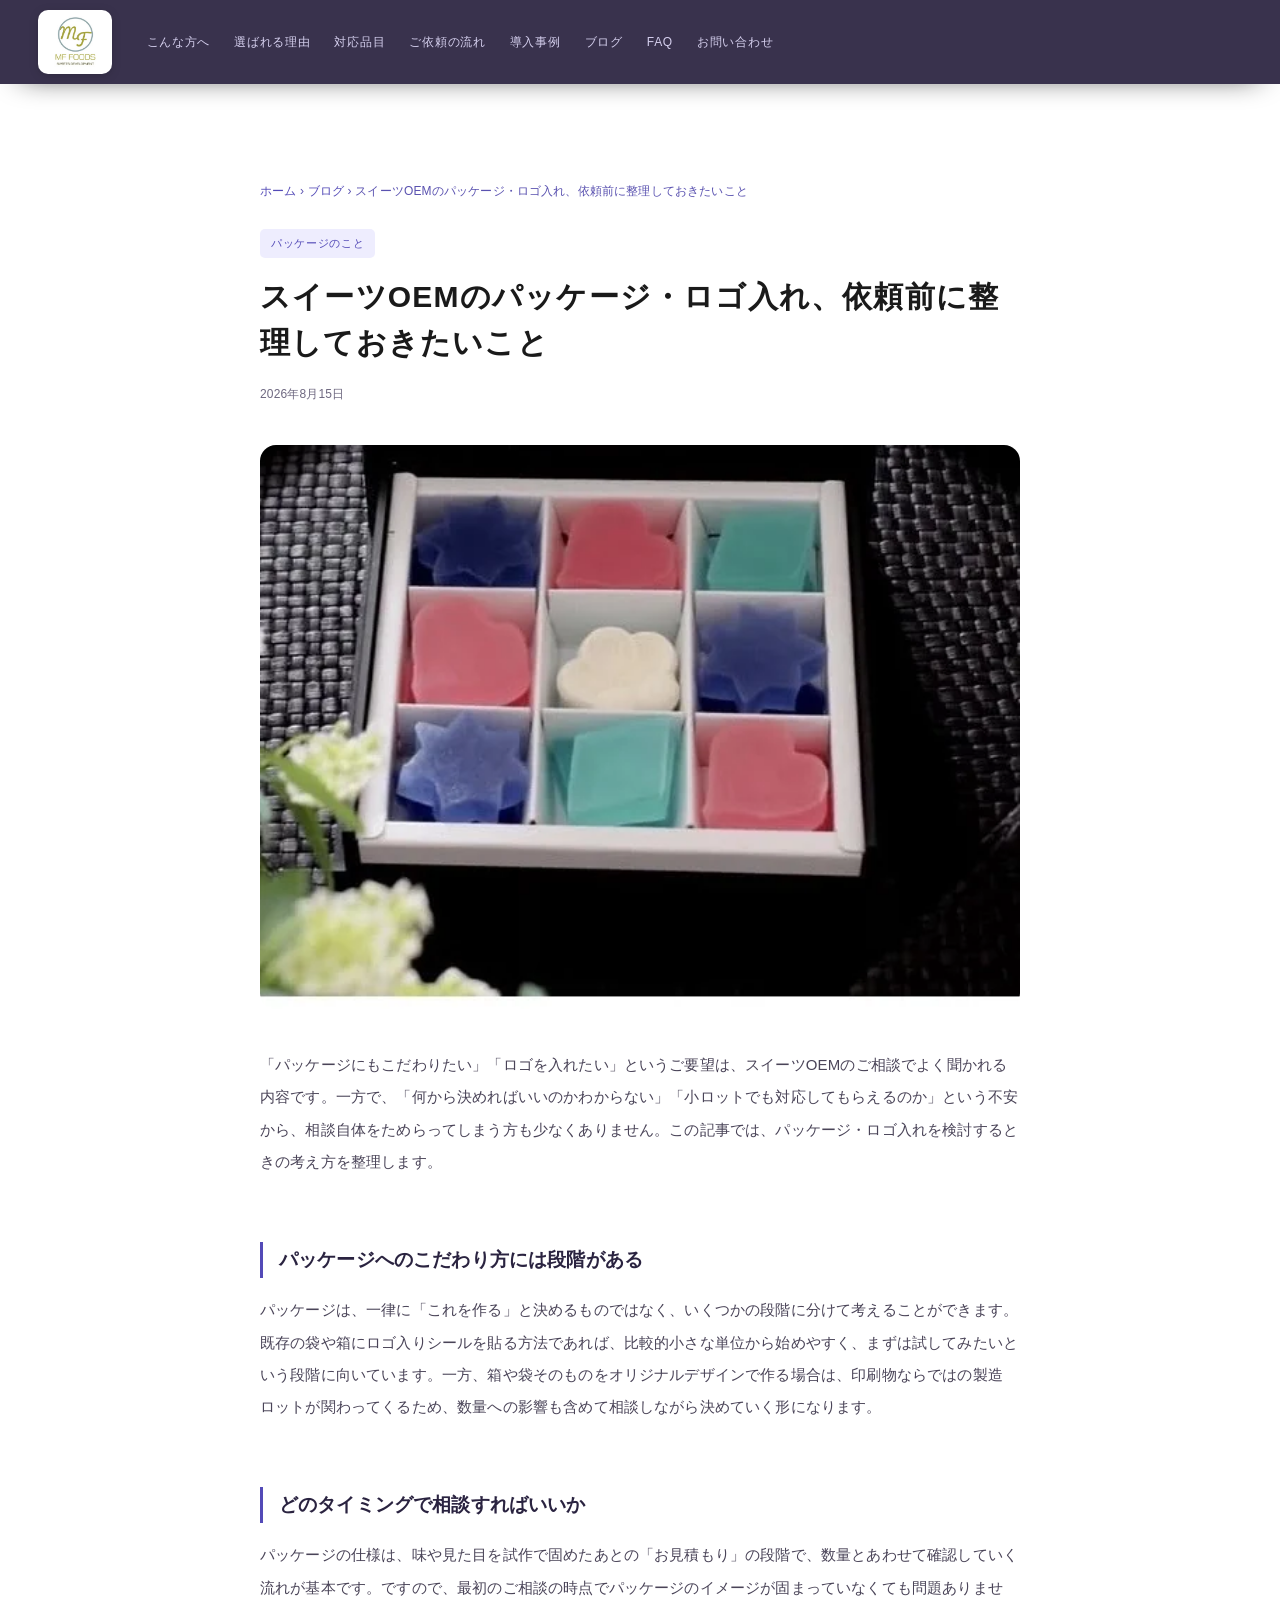
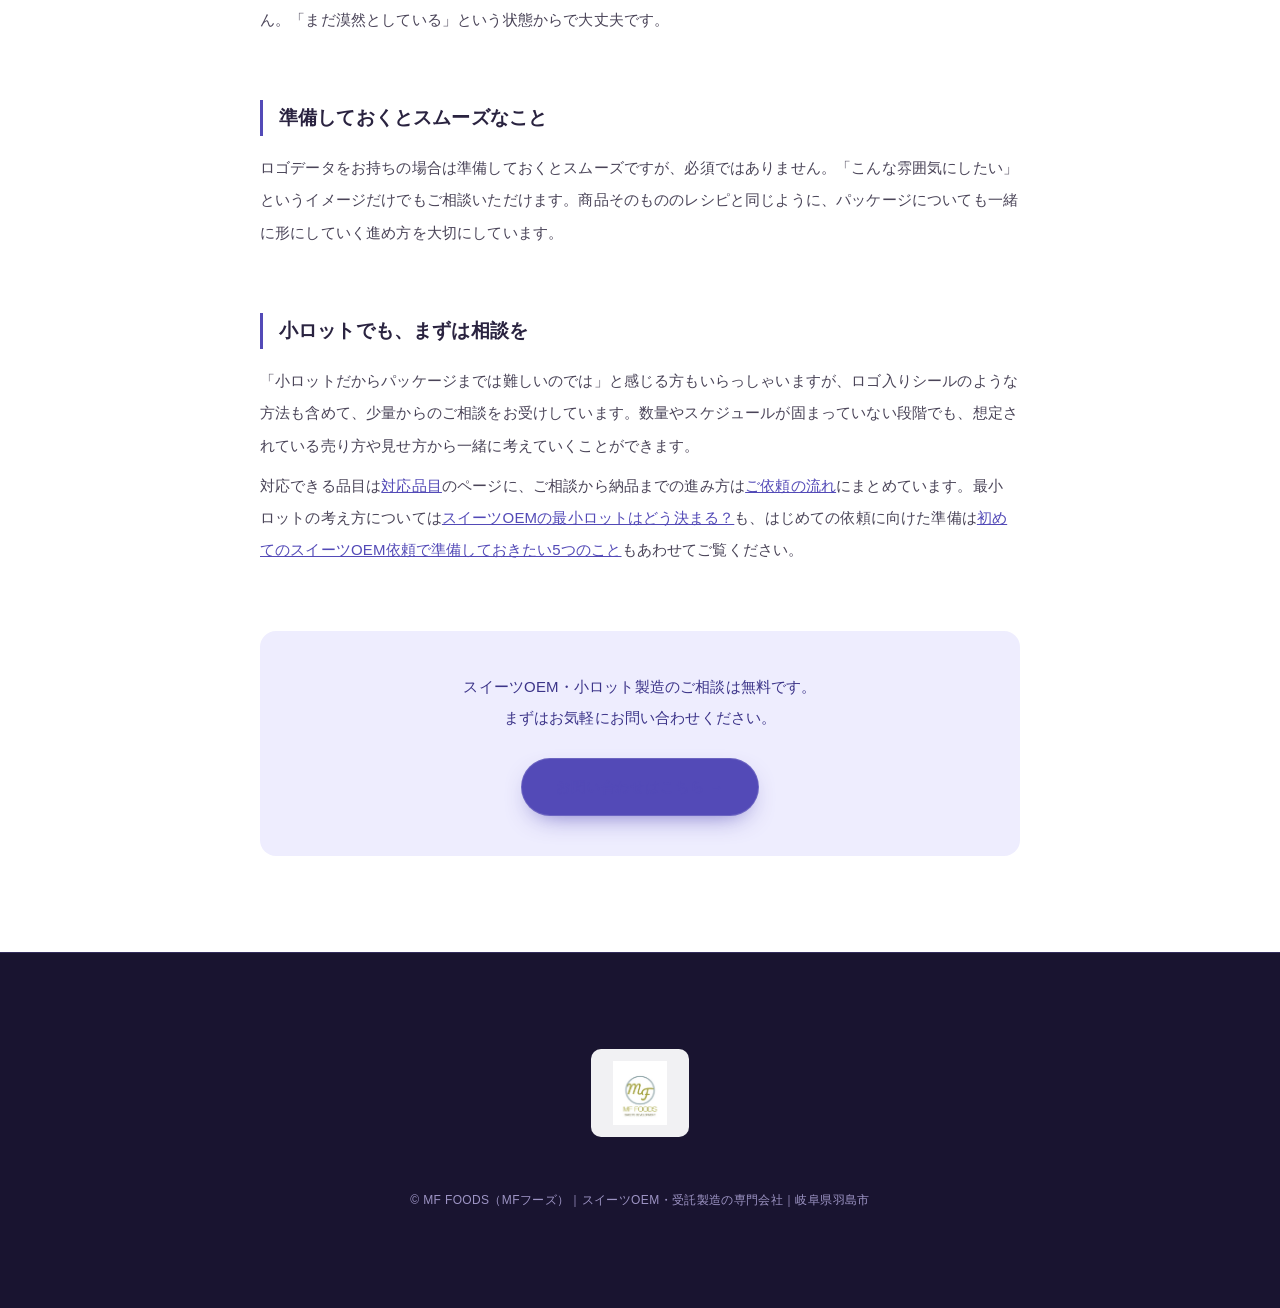
<file: blog/package-logo-guide.html>
<!DOCTYPE html>
<html lang="ja">
<head>
<meta charset="UTF-8">
<meta name="viewport" content="width=device-width, initial-scale=1">
<!-- Google Analytics 4 -->
<script async src="https://www.googletagmanager.com/gtag/js?id=G-D1Z7CCTZ1D"></script>
<script>
  window.dataLayer = window.dataLayer || [];
  function gtag(){dataLayer.push(arguments);}
  gtag('js', new Date());
  gtag('config', 'G-D1Z7CCTZ1D');
</script>
<title>スイーツOEMのパッケージ・ロゴ入れ、依頼前に整理しておきたいこと｜MF FOODS（MFフーズ）</title>
<meta name="description" content="スイーツOEMでパッケージやロゴ入れを検討するときの考え方を解説。段階に分けた進め方や相談のタイミング、準備しておくとスムーズなことをまとめました。小ロット対応のMF FOODS（岐阜・MFフーズ）。">
<meta name="robots" content="index, follow, max-image-preview:large">
<link rel="canonical" href="https://mffoods.jp/blog/package-logo-guide.html">
<meta property="og:title" content="スイーツOEMのパッケージ・ロゴ入れ、依頼前に整理しておきたいこと｜MF FOODS">
<meta property="og:description" content="スイーツOEMでパッケージやロゴ入れを検討するときの考え方を解説。段階に分けた進め方や相談のタイミングをまとめました。小ロット対応のMF FOODS（岐阜・MFフーズ）。">
<meta property="og:url" content="https://mffoods.jp/blog/package-logo-guide.html">
<meta property="og:type" content="article">
<meta property="og:site_name" content="MF FOODS（MFフーズ）">
<meta property="og:locale" content="ja_JP">
<meta property="og:image" content="https://mffoods.jp/ogp.jpg">
<meta name="twitter:card" content="summary_large_image">
<meta name="twitter:title" content="スイーツOEMのパッケージ・ロゴ入れ、依頼前に整理しておきたいこと｜MF FOODS">
<meta name="twitter:description" content="スイーツOEMでパッケージやロゴ入れを検討するときの考え方を解説。段階に分けた進め方や相談のタイミングをまとめました。">
<meta name="twitter:image" content="https://mffoods.jp/ogp.jpg">
<link rel="icon" href="../favicon.svg" type="image/svg+xml">
<script type="application/ld+json">
{
  "@context": "https://schema.org",
  "@graph": [
    {
      "@type": "Article",
      "headline": "スイーツOEMのパッケージ・ロゴ入れ、依頼前に整理しておきたいこと",
      "description": "スイーツOEMでパッケージやロゴ入れを検討するときの考え方を、段階の分け方・相談のタイミング・準備しておきたいことから解説します。",
      "image": "https://mffoods.jp/ogp.jpg",
      "datePublished": "2026-08-15",
      "dateModified": "2026-08-15",
      "author": { "@type": "Organization", "name": "MF FOODS（MFフーズ）" },
      "publisher": {
        "@type": "Organization",
        "name": "MF FOODS（MFフーズ）",
        "logo": { "@type": "ImageObject", "url": "https://mffoods.jp/ogp.jpg" }
      },
      "mainEntityOfPage": "https://mffoods.jp/blog/package-logo-guide.html"
    },
    {
      "@type": "BreadcrumbList",
      "itemListElement": [
        { "@type": "ListItem", "position": 1, "name": "ホーム", "item": "https://mffoods.jp/" },
        { "@type": "ListItem", "position": 2, "name": "ブログ", "item": "https://mffoods.jp/blog/" },
        { "@type": "ListItem", "position": 3, "name": "スイーツOEMのパッケージ・ロゴ入れ、依頼前に整理しておきたいこと", "item": "https://mffoods.jp/blog/package-logo-guide.html" }
      ]
    }
  ]
}
</script>
<link rel="stylesheet" href="../style.css">
</head>
<body>

<header class="header">
  <div class="header-logo-wrap" style="background:#fff;border-radius:8px;padding:5px 12px;display:inline-flex;align-items:center;">
    <a href="../index.html"><img style="height:60px;width:auto;display:block;" src="../images/logo-header.webp" alt="MF FOODS"></a>
  </div>
  <nav class="header-nav">
    <a href="../index.html#target">こんな方へ</a>
    <a href="../index.html#reasons">選ばれる理由</a>
    <a href="../index.html#items">対応品目</a>
    <a href="../index.html#flow">ご依頼の流れ</a>
    <a href="../index.html#cases">導入事例</a>
    <a href="index.html">ブログ</a>
    <a href="../index.html#faq">FAQ</a>
    <a href="../index.html#contact">お問い合わせ</a>
  </nav>
</header>

<section class="article-section">
  <div class="article-wrap">
    <div class="breadcrumb"><a href="../index.html">ホーム</a> › <a href="index.html">ブログ</a> › スイーツOEMのパッケージ・ロゴ入れ、依頼前に整理しておきたいこと</div>

    <span class="article-cat">パッケージのこと</span>
    <h1 class="article-title">スイーツOEMのパッケージ・ロゴ入れ、依頼前に整理しておきたいこと</h1>
    <div class="article-date">2026年8月15日</div>

    <div class="article-hero"><img src="../images/item-kohakuto.webp" alt="パッケージにこだわったスイーツの一例（琥珀糖）"></div>

    <div class="article-body">
      <p>「パッケージにもこだわりたい」「ロゴを入れたい」というご要望は、スイーツOEMのご相談でよく聞かれる内容です。一方で、「何から決めればいいのかわからない」「小ロットでも対応してもらえるのか」という不安から、相談自体をためらってしまう方も少なくありません。この記事では、パッケージ・ロゴ入れを検討するときの考え方を整理します。</p>

      <h2>パッケージへのこだわり方には段階がある</h2>
      <p>パッケージは、一律に「これを作る」と決めるものではなく、いくつかの段階に分けて考えることができます。既存の袋や箱にロゴ入りシールを貼る方法であれば、比較的小さな単位から始めやすく、まずは試してみたいという段階に向いています。一方、箱や袋そのものをオリジナルデザインで作る場合は、印刷物ならではの製造ロットが関わってくるため、数量への影響も含めて相談しながら決めていく形になります。</p>

      <h2>どのタイミングで相談すればいいか</h2>
      <p>パッケージの仕様は、味や見た目を試作で固めたあとの「お見積もり」の段階で、数量とあわせて確認していく流れが基本です。ですので、最初のご相談の時点でパッケージのイメージが固まっていなくても問題ありません。「まだ漠然としている」という状態からで大丈夫です。</p>

      <h2>準備しておくとスムーズなこと</h2>
      <p>ロゴデータをお持ちの場合は準備しておくとスムーズですが、必須ではありません。「こんな雰囲気にしたい」というイメージだけでもご相談いただけます。商品そのもののレシピと同じように、パッケージについても一緒に形にしていく進め方を大切にしています。</p>

      <h2>小ロットでも、まずは相談を</h2>
      <p>「小ロットだからパッケージまでは難しいのでは」と感じる方もいらっしゃいますが、ロゴ入りシールのような方法も含めて、少量からのご相談をお受けしています。数量やスケジュールが固まっていない段階でも、想定されている売り方や見せ方から一緒に考えていくことができます。</p>

      <p>対応できる品目は<a href="../index.html#items">対応品目</a>のページに、ご相談から納品までの進み方は<a href="../index.html#flow">ご依頼の流れ</a>にまとめています。最小ロットの考え方については<a href="minimum-lot-guide.html">スイーツOEMの最小ロットはどう決まる？</a>も、はじめての依頼に向けた準備は<a href="first-oem-checklist.html">初めてのスイーツOEM依頼で準備しておきたい5つのこと</a>もあわせてご覧ください。</p>
    </div>

    <div class="section-cta"><p>スイーツOEM・小ロット製造のご相談は無料です。<br>まずはお気軽にお問い合わせください。</p><a href="../index.html#contact">お問い合わせはこちら →</a></div>
  </div>
</section>

<footer class="footer">
  <div class="footer-logo-wrap"><img class="footer-logo" loading="lazy" decoding="async" src="../images/logo-footer.webp" alt="MF FOODS"></div>
  <p>© MF FOODS（MFフーズ）｜スイーツOEM・受託製造の専門会社｜岐阜県羽島市</p>
</footer>

</body>
</html>
</file>
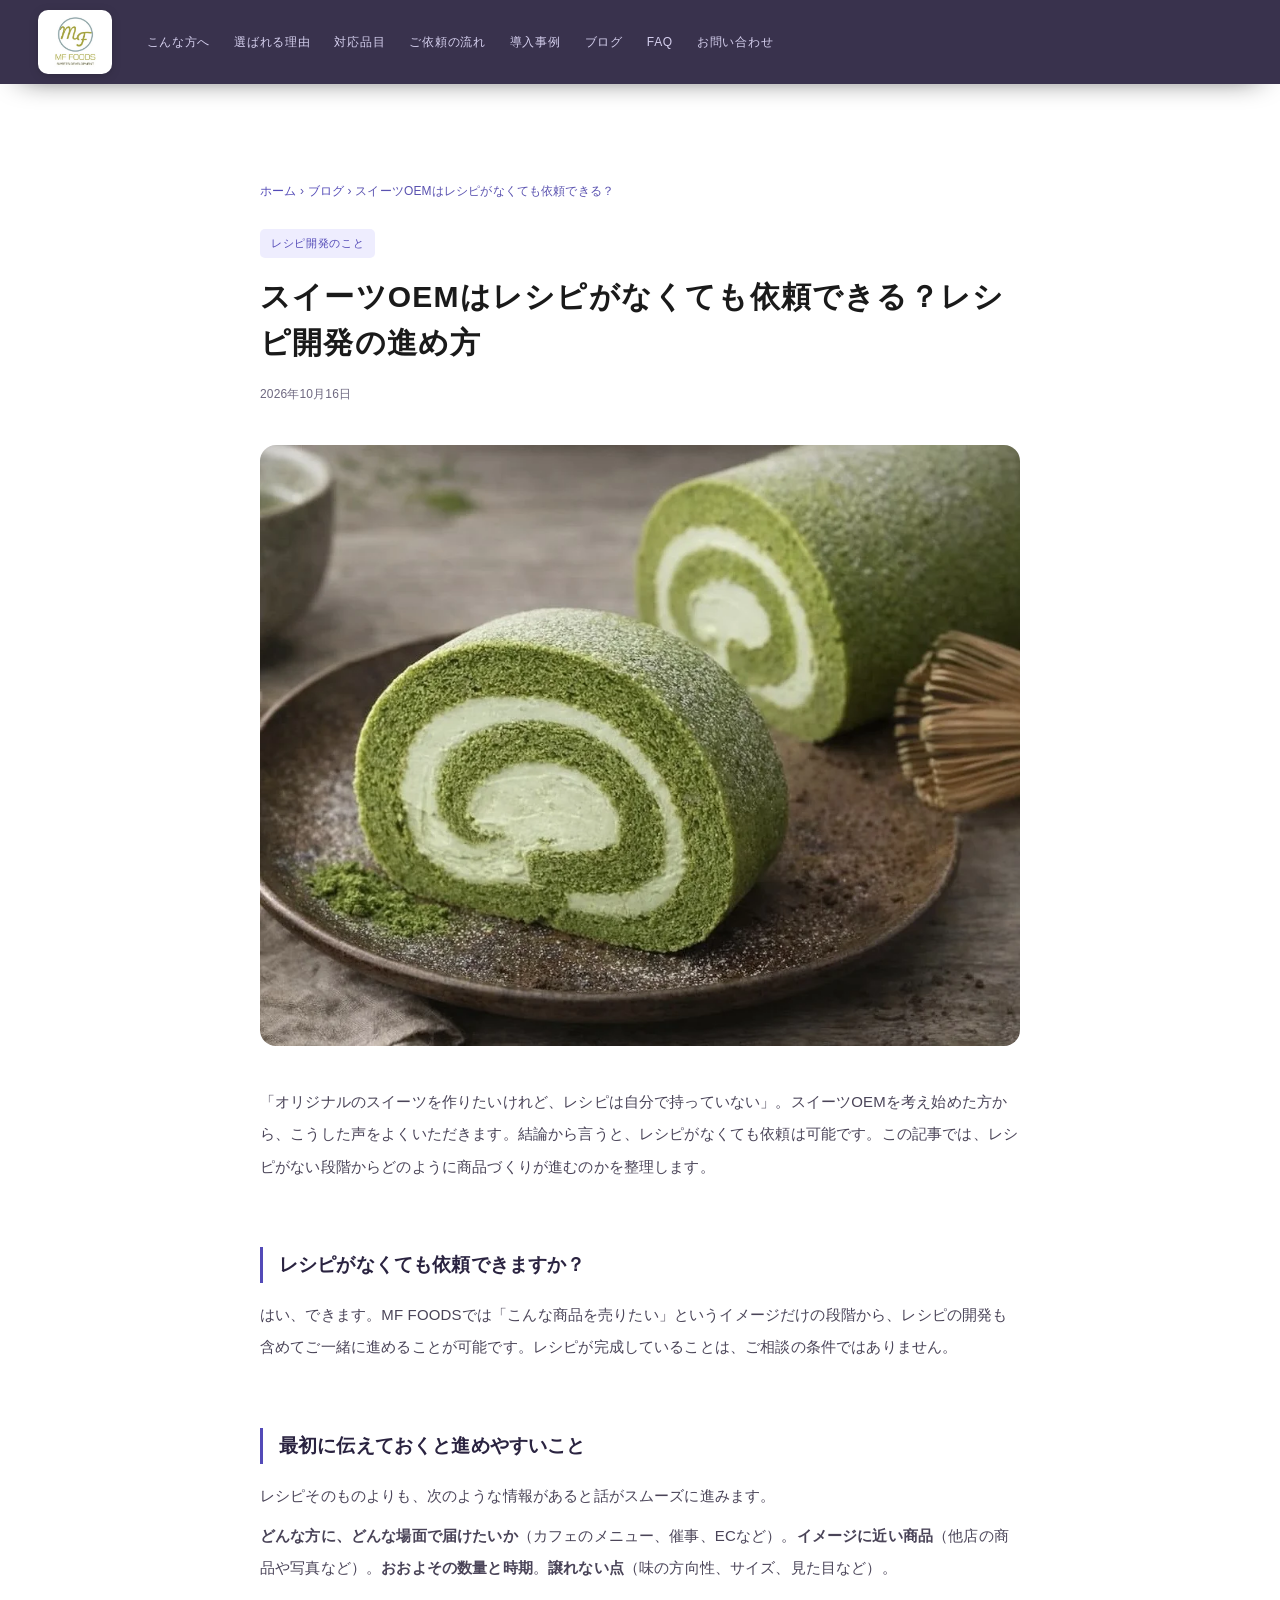
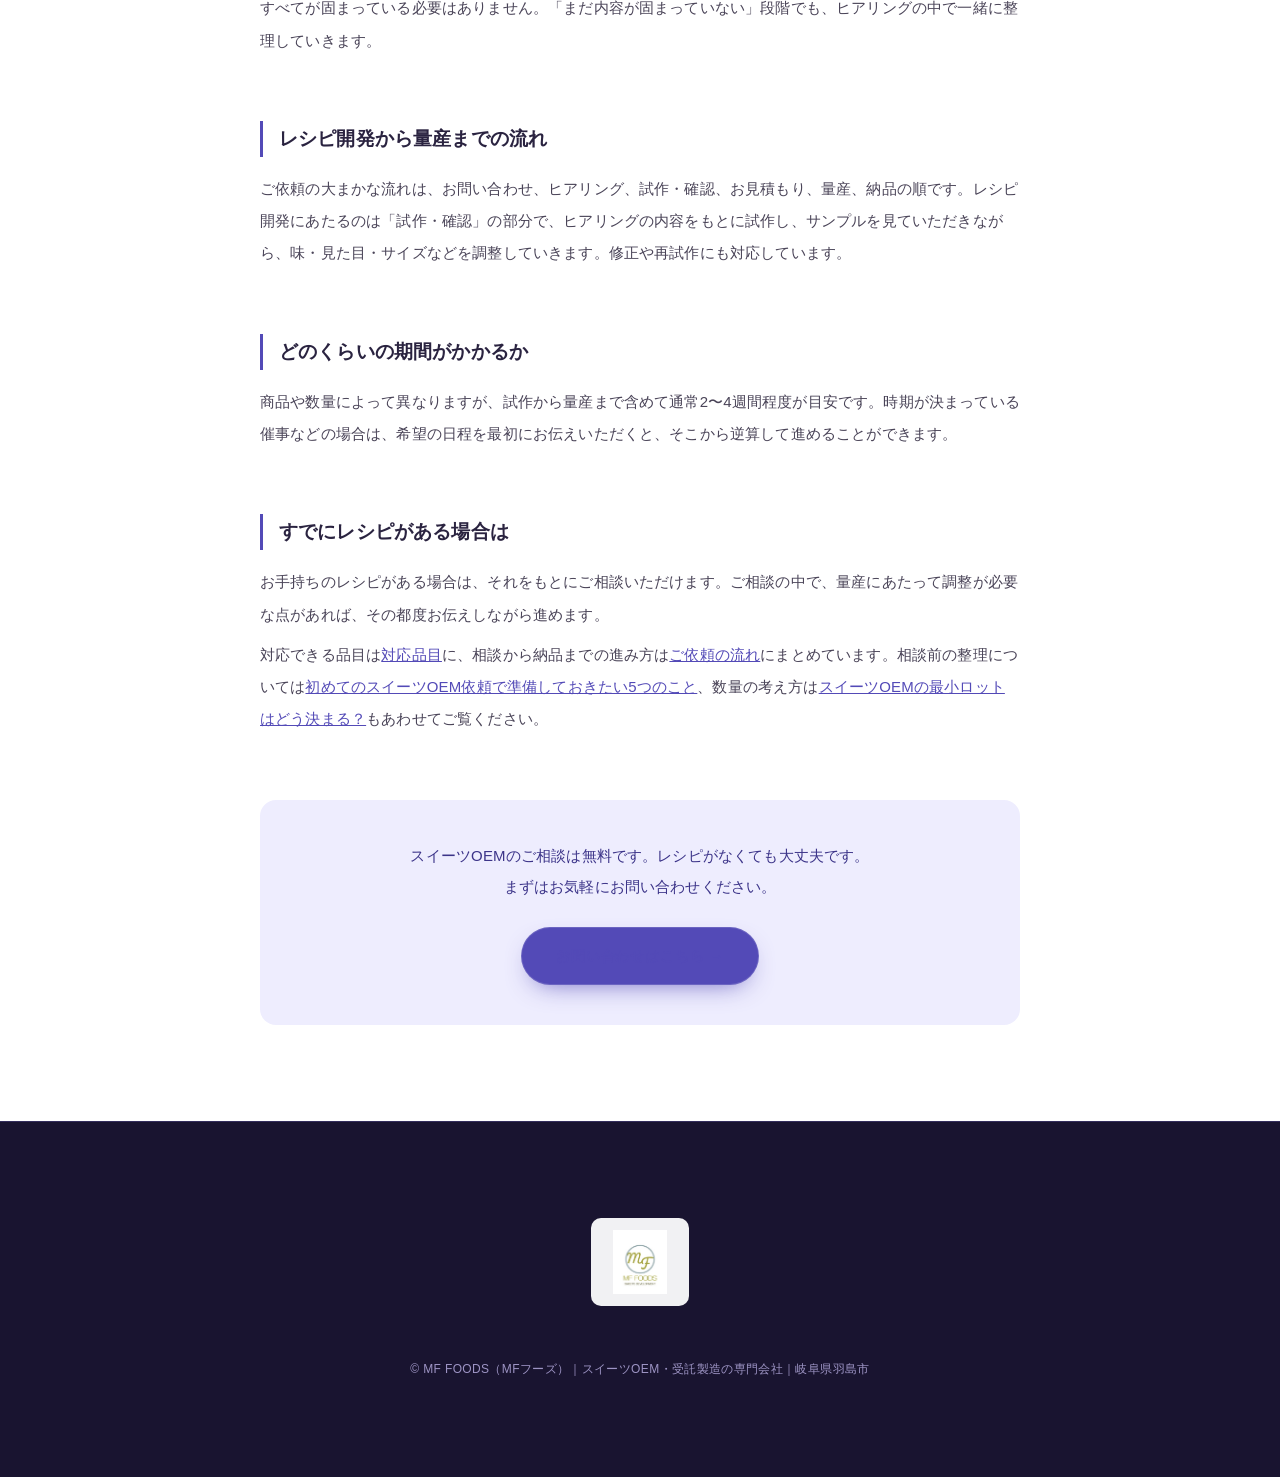
<file: blog/recipe-development-guide.html>
<!DOCTYPE html>
<html lang="ja">
<head>
<meta charset="UTF-8">
<meta name="viewport" content="width=device-width, initial-scale=1">
<!-- Google Analytics 4 -->
<script async src="https://www.googletagmanager.com/gtag/js?id=G-D1Z7CCTZ1D"></script>
<script>
  window.dataLayer = window.dataLayer || [];
  function gtag(){dataLayer.push(arguments);}
  gtag('js', new Date());
  gtag('config', 'G-D1Z7CCTZ1D');
</script>
<title>スイーツOEMはレシピがなくても依頼できる？レシピ開発の進め方｜MF FOODS（MFフーズ）</title>
<meta name="description" content="スイーツOEMはレシピがなくても依頼できるのかを解説。イメージの伝え方から試作・確認まで、レシピ開発の進め方をまとめました。MF FOODS（岐阜・MFフーズ）。">
<meta name="robots" content="index, follow, max-image-preview:large">
<link rel="canonical" href="https://mffoods.jp/blog/recipe-development-guide.html">
<meta property="og:title" content="スイーツOEMはレシピがなくても依頼できる？レシピ開発の進め方｜MF FOODS">
<meta property="og:description" content="スイーツOEMはレシピがなくても依頼できるのかを解説。レシピ開発の進め方をまとめました。MF FOODS（岐阜・MFフーズ）。">
<meta property="og:url" content="https://mffoods.jp/blog/recipe-development-guide.html">
<meta property="og:type" content="article">
<meta property="og:site_name" content="MF FOODS（MFフーズ）">
<meta property="og:locale" content="ja_JP">
<meta property="og:image" content="https://mffoods.jp/ogp.jpg">
<meta name="twitter:card" content="summary_large_image">
<meta name="twitter:title" content="スイーツOEMはレシピがなくても依頼できる？レシピ開発の進め方｜MF FOODS">
<meta name="twitter:description" content="スイーツOEMはレシピがなくても依頼できるのかを解説。レシピ開発の進め方をまとめました。">
<meta name="twitter:image" content="https://mffoods.jp/ogp.jpg">
<link rel="icon" href="../favicon.svg" type="image/svg+xml">
<script type="application/ld+json">
{
  "@context": "https://schema.org",
  "@graph": [
    {
      "@type": "Article",
      "headline": "スイーツOEMはレシピがなくても依頼できる？レシピ開発の進め方",
      "description": "レシピがない段階からスイーツOEMを依頼するとき、何を伝えればよいのか、どう進むのかを解説します。",
      "image": "https://mffoods.jp/ogp.jpg",
      "datePublished": "2026-10-16",
      "dateModified": "2026-10-16",
      "author": { "@type": "Organization", "name": "MF FOODS（MFフーズ）" },
      "publisher": {
        "@type": "Organization",
        "name": "MF FOODS（MFフーズ）",
        "logo": { "@type": "ImageObject", "url": "https://mffoods.jp/ogp.jpg" }
      },
      "mainEntityOfPage": "https://mffoods.jp/blog/recipe-development-guide.html"
    },
    {
      "@type": "BreadcrumbList",
      "itemListElement": [
        { "@type": "ListItem", "position": 1, "name": "ホーム", "item": "https://mffoods.jp/" },
        { "@type": "ListItem", "position": 2, "name": "ブログ", "item": "https://mffoods.jp/blog/" },
        { "@type": "ListItem", "position": 3, "name": "スイーツOEMはレシピがなくても依頼できる？レシピ開発の進め方", "item": "https://mffoods.jp/blog/recipe-development-guide.html" }
      ]
    }
  ]
}
</script>
<link rel="stylesheet" href="../style.css">
</head>
<body>

<header class="header">
  <div class="header-logo-wrap" style="background:#fff;border-radius:8px;padding:5px 12px;display:inline-flex;align-items:center;">
    <a href="../index.html"><img style="height:60px;width:auto;display:block;" src="../images/logo-header.webp" alt="MF FOODS"></a>
  </div>
  <nav class="header-nav">
    <a href="../index.html#target">こんな方へ</a>
    <a href="../index.html#reasons">選ばれる理由</a>
    <a href="../index.html#items">対応品目</a>
    <a href="../index.html#flow">ご依頼の流れ</a>
    <a href="../index.html#cases">導入事例</a>
    <a href="index.html">ブログ</a>
    <a href="../index.html#faq">FAQ</a>
    <a href="../index.html#contact">お問い合わせ</a>
  </nav>
</header>

<section class="article-section">
  <div class="article-wrap">
    <div class="breadcrumb"><a href="../index.html">ホーム</a> › <a href="index.html">ブログ</a> › スイーツOEMはレシピがなくても依頼できる？</div>

    <span class="article-cat">レシピ開発のこと</span>
    <h1 class="article-title">スイーツOEMはレシピがなくても依頼できる？レシピ開発の進め方</h1>
    <div class="article-date">2026年10月16日</div>

    <div class="article-hero"><img src="../images/gallery-matcha-roll.webp" alt="レシピ開発から手がけたスイーツの一例"></div>

    <div class="article-body">
      <p>「オリジナルのスイーツを作りたいけれど、レシピは自分で持っていない」。スイーツOEMを考え始めた方から、こうした声をよくいただきます。結論から言うと、レシピがなくても依頼は可能です。この記事では、レシピがない段階からどのように商品づくりが進むのかを整理します。</p>

      <h2>レシピがなくても依頼できますか？</h2>
      <p>はい、できます。MF FOODSでは「こんな商品を売りたい」というイメージだけの段階から、レシピの開発も含めてご一緒に進めることが可能です。レシピが完成していることは、ご相談の条件ではありません。</p>

      <h2>最初に伝えておくと進めやすいこと</h2>
      <p>レシピそのものよりも、次のような情報があると話がスムーズに進みます。</p>
      <p><strong>どんな方に、どんな場面で届けたいか</strong>（カフェのメニュー、催事、ECなど）。<strong>イメージに近い商品</strong>（他店の商品や写真など）。<strong>おおよその数量と時期</strong>。<strong>譲れない点</strong>（味の方向性、サイズ、見た目など）。</p>
      <p>すべてが固まっている必要はありません。「まだ内容が固まっていない」段階でも、ヒアリングの中で一緒に整理していきます。</p>

      <h2>レシピ開発から量産までの流れ</h2>
      <p>ご依頼の大まかな流れは、お問い合わせ、ヒアリング、試作・確認、お見積もり、量産、納品の順です。レシピ開発にあたるのは「試作・確認」の部分で、ヒアリングの内容をもとに試作し、サンプルを見ていただきながら、味・見た目・サイズなどを調整していきます。修正や再試作にも対応しています。</p>

      <h2>どのくらいの期間がかかるか</h2>
      <p>商品や数量によって異なりますが、試作から量産まで含めて通常2〜4週間程度が目安です。時期が決まっている催事などの場合は、希望の日程を最初にお伝えいただくと、そこから逆算して進めることができます。</p>

      <h2>すでにレシピがある場合は</h2>
      <p>お手持ちのレシピがある場合は、それをもとにご相談いただけます。ご相談の中で、量産にあたって調整が必要な点があれば、その都度お伝えしながら進めます。</p>

      <p>対応できる品目は<a href="../index.html#items">対応品目</a>に、相談から納品までの進み方は<a href="../index.html#flow">ご依頼の流れ</a>にまとめています。相談前の整理については<a href="first-oem-checklist.html">初めてのスイーツOEM依頼で準備しておきたい5つのこと</a>、数量の考え方は<a href="minimum-lot-guide.html">スイーツOEMの最小ロットはどう決まる？</a>もあわせてご覧ください。</p>
    </div>

    <div class="section-cta"><p>スイーツOEMのご相談は無料です。レシピがなくても大丈夫です。<br>まずはお気軽にお問い合わせください。</p><a href="../index.html#contact">お問い合わせはこちら →</a></div>
  </div>
</section>

<footer class="footer">
  <div class="footer-logo-wrap"><img class="footer-logo" loading="lazy" decoding="async" src="../images/logo-footer.webp" alt="MF FOODS"></div>
  <p>© MF FOODS（MFフーズ）｜スイーツOEM・受託製造の専門会社｜岐阜県羽島市</p>
</footer>

</body>
</html>
</file>
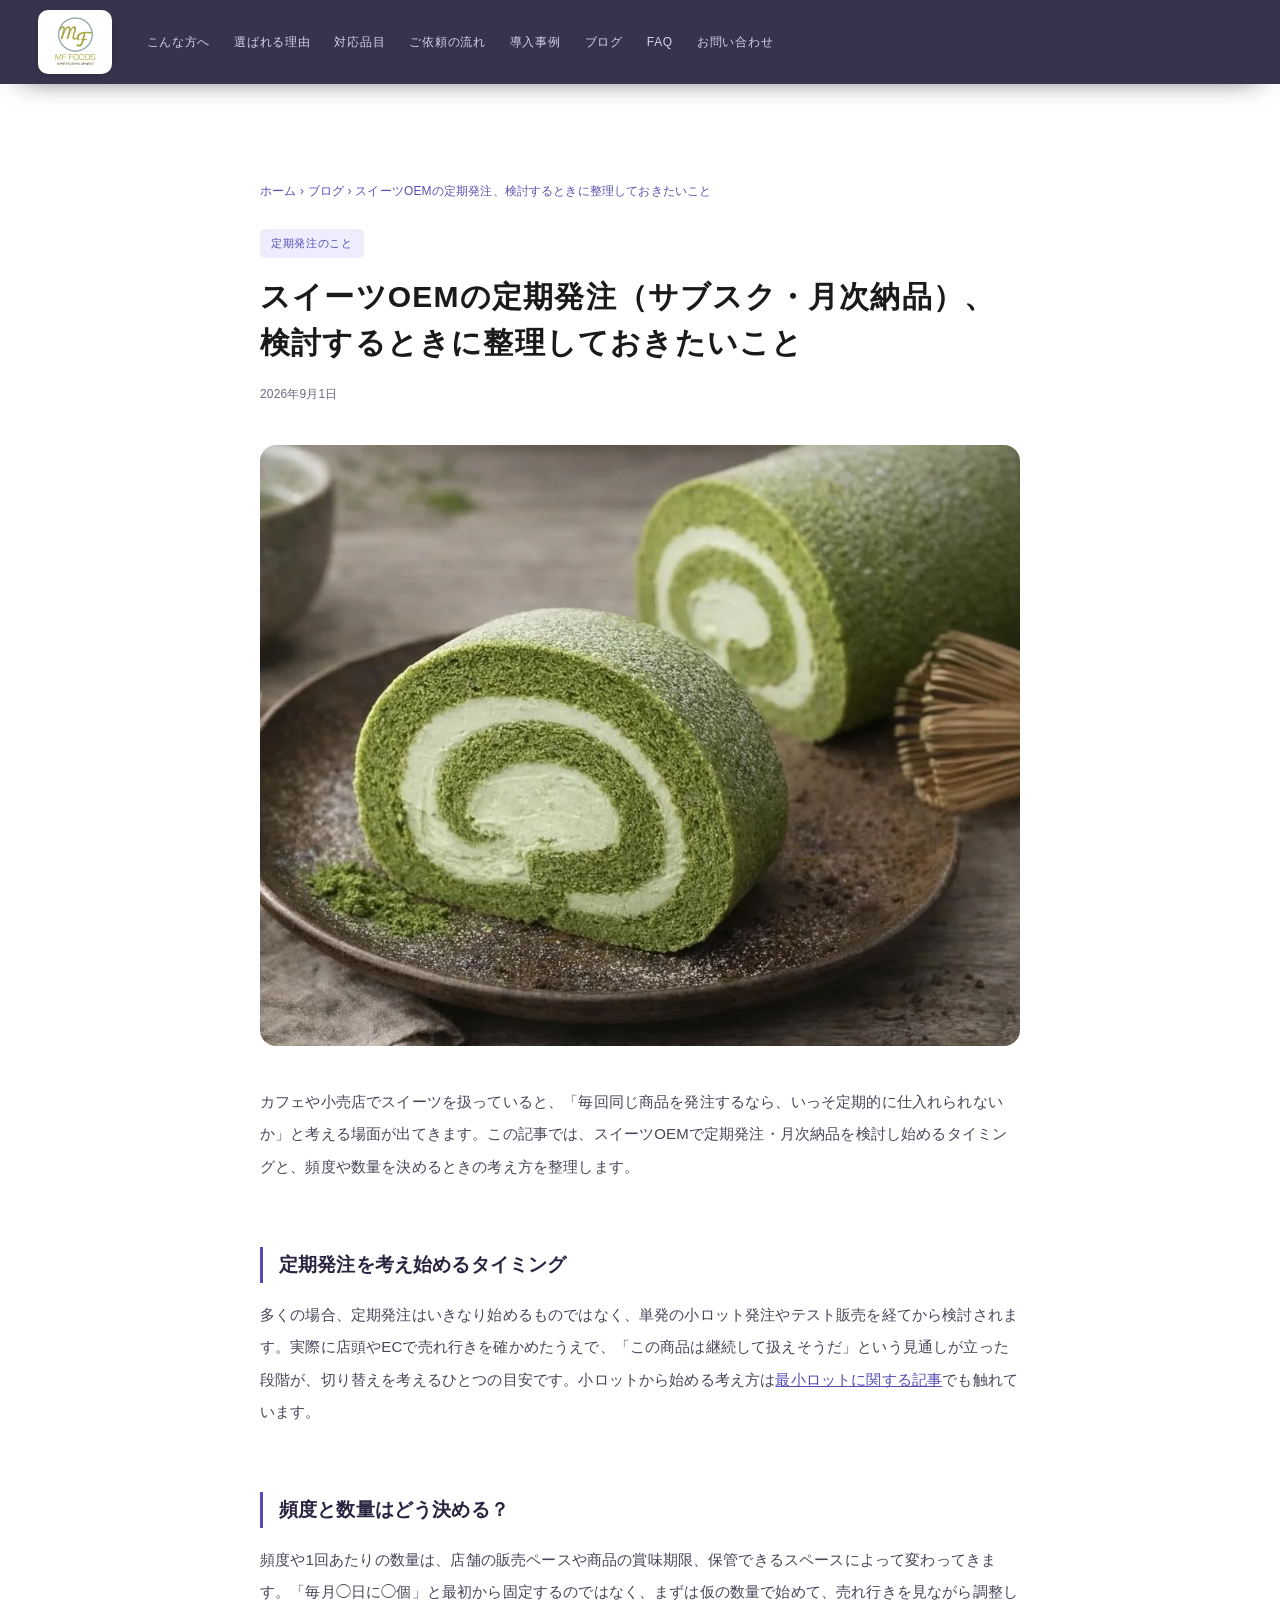
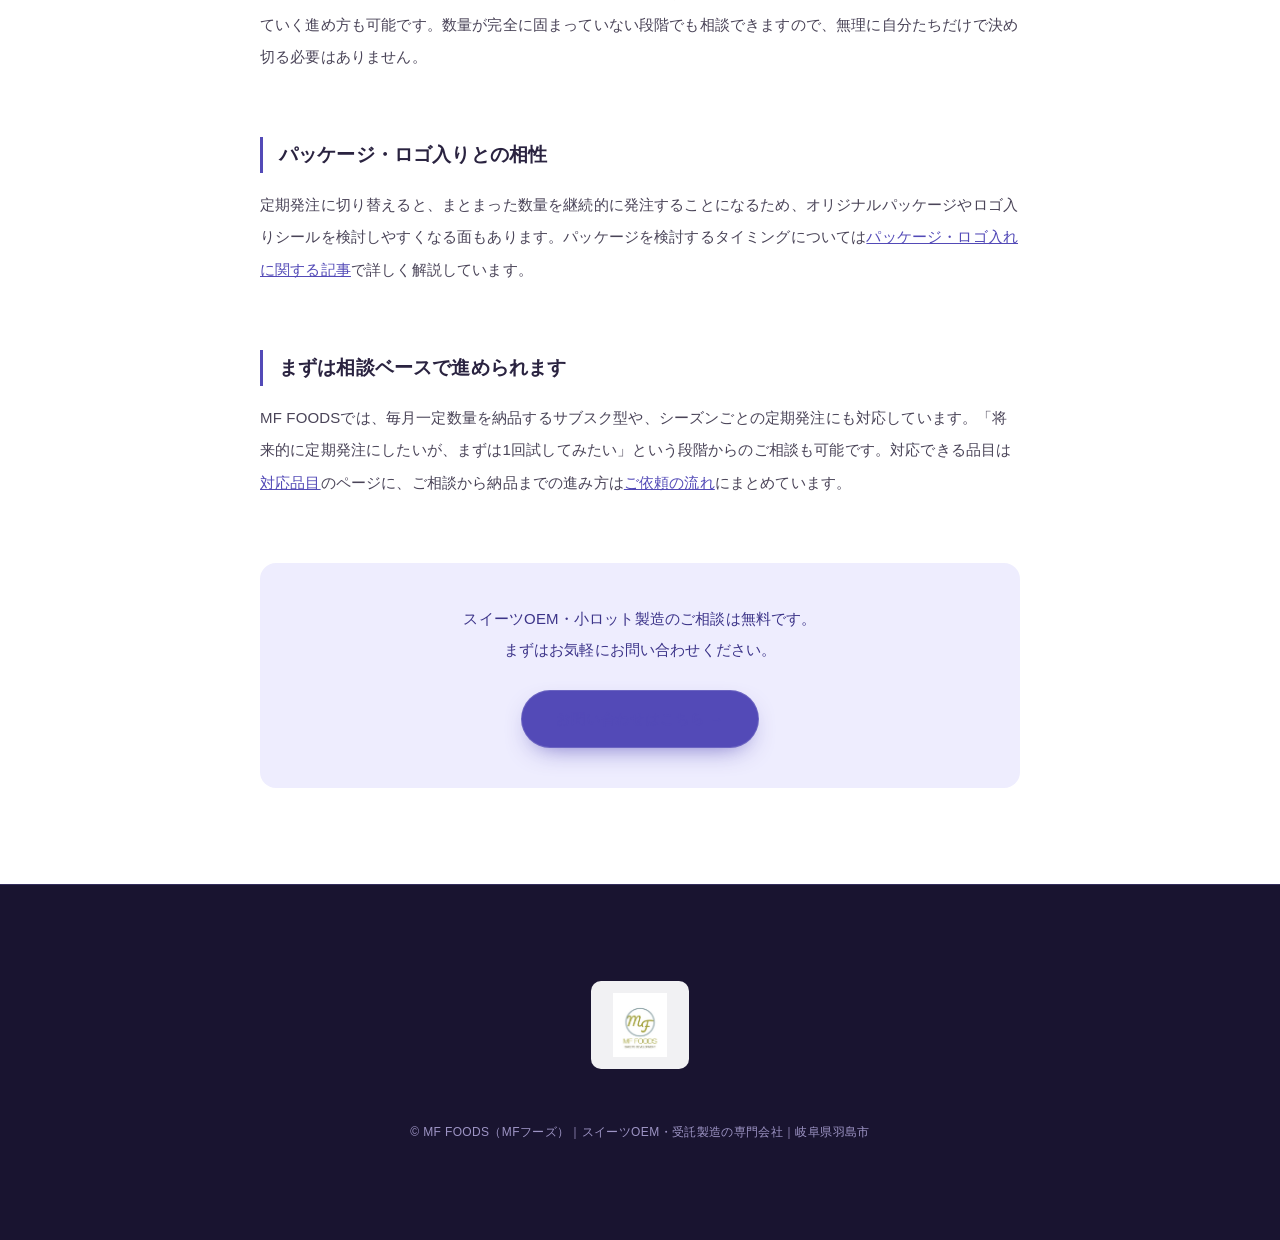
<file: blog/subscription-order-guide.html>
<!DOCTYPE html>
<html lang="ja">
<head>
<meta charset="UTF-8">
<meta name="viewport" content="width=device-width, initial-scale=1">
<!-- Google Analytics 4 -->
<script async src="https://www.googletagmanager.com/gtag/js?id=G-D1Z7CCTZ1D"></script>
<script>
  window.dataLayer = window.dataLayer || [];
  function gtag(){dataLayer.push(arguments);}
  gtag('js', new Date());
  gtag('config', 'G-D1Z7CCTZ1D');
</script>
<title>スイーツOEMの定期発注（サブスク・月次納品）、検討するときに整理しておきたいこと｜MF FOODS（MFフーズ）</title>
<meta name="description" content="スイーツOEMで定期発注・月次納品を検討する際に考えておきたいポイントを解説。始めるタイミング、頻度や数量の考え方、パッケージとの相性まで整理しました。岐阜のMF FOODS（MFフーズ）。">
<meta name="robots" content="index, follow, max-image-preview:large">
<link rel="canonical" href="https://mffoods.jp/blog/subscription-order-guide.html">
<meta property="og:title" content="スイーツOEMの定期発注（サブスク・月次納品）、検討するときに整理しておきたいこと｜MF FOODS">
<meta property="og:description" content="スイーツOEMで定期発注・月次納品を検討する際に考えておきたいポイントを解説。始めるタイミング、頻度や数量の考え方、パッケージとの相性まで整理しました。">
<meta property="og:url" content="https://mffoods.jp/blog/subscription-order-guide.html">
<meta property="og:type" content="article">
<meta property="og:site_name" content="MF FOODS（MFフーズ）">
<meta property="og:locale" content="ja_JP">
<meta property="og:image" content="https://mffoods.jp/ogp.jpg">
<meta name="twitter:card" content="summary_large_image">
<meta name="twitter:title" content="スイーツOEMの定期発注（サブスク・月次納品）、検討するときに整理しておきたいこと｜MF FOODS">
<meta name="twitter:description" content="スイーツOEMで定期発注・月次納品を検討する際に考えておきたいポイントを解説。">
<meta name="twitter:image" content="https://mffoods.jp/ogp.jpg">
<link rel="icon" href="../favicon.svg" type="image/svg+xml">
<script type="application/ld+json">
{
  "@context": "https://schema.org",
  "@graph": [
    {
      "@type": "Article",
      "headline": "スイーツOEMの定期発注（サブスク・月次納品）、検討するときに整理しておきたいこと",
      "description": "スイーツOEMで定期発注・月次納品を検討する際に考えておきたいポイントを、始めるタイミング・頻度と数量の考え方・パッケージとの相性から解説します。",
      "image": "https://mffoods.jp/ogp.jpg",
      "datePublished": "2026-09-01",
      "dateModified": "2026-09-01",
      "author": { "@type": "Organization", "name": "MF FOODS（MFフーズ）" },
      "publisher": {
        "@type": "Organization",
        "name": "MF FOODS（MFフーズ）",
        "logo": { "@type": "ImageObject", "url": "https://mffoods.jp/ogp.jpg" }
      },
      "mainEntityOfPage": "https://mffoods.jp/blog/subscription-order-guide.html"
    },
    {
      "@type": "BreadcrumbList",
      "itemListElement": [
        { "@type": "ListItem", "position": 1, "name": "ホーム", "item": "https://mffoods.jp/" },
        { "@type": "ListItem", "position": 2, "name": "ブログ", "item": "https://mffoods.jp/blog/" },
        { "@type": "ListItem", "position": 3, "name": "スイーツOEMの定期発注（サブスク・月次納品）、検討するときに整理しておきたいこと", "item": "https://mffoods.jp/blog/subscription-order-guide.html" }
      ]
    }
  ]
}
</script>
<link rel="stylesheet" href="../style.css">
</head>
<body>

<header class="header">
  <div class="header-logo-wrap" style="background:#fff;border-radius:8px;padding:5px 12px;display:inline-flex;align-items:center;">
    <a href="../index.html"><img style="height:60px;width:auto;display:block;" src="../images/logo-header.webp" alt="MF FOODS"></a>
  </div>
  <nav class="header-nav">
    <a href="../index.html#target">こんな方へ</a>
    <a href="../index.html#reasons">選ばれる理由</a>
    <a href="../index.html#items">対応品目</a>
    <a href="../index.html#flow">ご依頼の流れ</a>
    <a href="../index.html#cases">導入事例</a>
    <a href="index.html">ブログ</a>
    <a href="../index.html#faq">FAQ</a>
    <a href="../index.html#contact">お問い合わせ</a>
  </nav>
</header>

<section class="article-section">
  <div class="article-wrap">
    <div class="breadcrumb"><a href="../index.html">ホーム</a> › <a href="index.html">ブログ</a> › スイーツOEMの定期発注、検討するときに整理しておきたいこと</div>

    <span class="article-cat">定期発注のこと</span>
    <h1 class="article-title">スイーツOEMの定期発注（サブスク・月次納品）、検討するときに整理しておきたいこと</h1>
    <div class="article-date">2026年9月1日</div>

    <div class="article-hero"><img src="../images/target-cafe.webp" alt="定期発注でスイーツを仕入れるカフェのイメージ"></div>

    <div class="article-body">
      <p>カフェや小売店でスイーツを扱っていると、「毎回同じ商品を発注するなら、いっそ定期的に仕入れられないか」と考える場面が出てきます。この記事では、スイーツOEMで定期発注・月次納品を検討し始めるタイミングと、頻度や数量を決めるときの考え方を整理します。</p>

      <h2>定期発注を考え始めるタイミング</h2>
      <p>多くの場合、定期発注はいきなり始めるものではなく、単発の小ロット発注やテスト販売を経てから検討されます。実際に店頭やECで売れ行きを確かめたうえで、「この商品は継続して扱えそうだ」という見通しが立った段階が、切り替えを考えるひとつの目安です。小ロットから始める考え方は<a href="minimum-lot-guide.html">最小ロットに関する記事</a>でも触れています。</p>

      <h2>頻度と数量はどう決める？</h2>
      <p>頻度や1回あたりの数量は、店舗の販売ペースや商品の賞味期限、保管できるスペースによって変わってきます。「毎月◯日に◯個」と最初から固定するのではなく、まずは仮の数量で始めて、売れ行きを見ながら調整していく進め方も可能です。数量が完全に固まっていない段階でも相談できますので、無理に自分たちだけで決め切る必要はありません。</p>

      <h2>パッケージ・ロゴ入りとの相性</h2>
      <p>定期発注に切り替えると、まとまった数量を継続的に発注することになるため、オリジナルパッケージやロゴ入りシールを検討しやすくなる面もあります。パッケージを検討するタイミングについては<a href="package-logo-guide.html">パッケージ・ロゴ入れに関する記事</a>で詳しく解説しています。</p>

      <h2>まずは相談ベースで進められます</h2>
      <p>MF FOODSでは、毎月一定数量を納品するサブスク型や、シーズンごとの定期発注にも対応しています。「将来的に定期発注にしたいが、まずは1回試してみたい」という段階からのご相談も可能です。対応できる品目は<a href="../index.html#items">対応品目</a>のページに、ご相談から納品までの進み方は<a href="../index.html#flow">ご依頼の流れ</a>にまとめています。</p>
    </div>

    <div class="section-cta"><p>スイーツOEM・小ロット製造のご相談は無料です。<br>まずはお気軽にお問い合わせください。</p><a href="../index.html#contact">お問い合わせはこちら →</a></div>
  </div>
</section>

<footer class="footer">
  <div class="footer-logo-wrap"><img class="footer-logo" loading="lazy" decoding="async" src="../images/logo-footer.webp" alt="MF FOODS"></div>
  <p>© MF FOODS（MFフーズ）｜スイーツOEM・受託製造の専門会社｜岐阜県羽島市</p>
</footer>

</body>
</html>
</file>
<file: style.css>
@charset "UTF-8";
/* ═══════════════════════════════════════════════════════════
   MF FOODS — _preview.css（視覚刷新プレビュー / SEO非干渉）
   ・HTMLは一切変更していない。見た目のみをCSSで再設計。
   ・アニメーションは transform / opacity のみ。
   ・初期状態は「表示ON」。JSが .rv を付けた要素だけが隠れる。
   ═══════════════════════════════════════════════════════════ */

:root{
  /* 書体：和文1（Yu Gothic系）＋ 欧文ラベル用1（Arial系）の2種のみ。Webフォントは読み込まない */
  --font-ja:"Yu Gothic Medium","游ゴシック Medium","Yu Gothic","游ゴシック体",YuGothic,
            "Hiragino Kaku Gothic ProN","Hiragino Sans","Noto Sans JP","Meiryo",sans-serif;
  --font-en:"Helvetica Neue",Arial,"Segoe UI",sans-serif;

  /* 色：既存ブランド資産を踏襲。WCAG AAを満たさない色のみ同系統で濃度調整 */
  --ink:#1a1a1a;
  --ink-deep:#2a2340;
  --ink-deeper:#191430;
  --brand:#534AB7;
  --brand-lt:#7F77DD;
  --brand-pale:#EEEDFE;
  --label:#5A52B0;
  --muted:#5F5A6E;
  --faint:#6E6880;
  --body:#4A4458;
  --on-dark:#c8c0e0;
  --on-dark-sub:#b0a8e8;
  --bg:#fafaf8;
  --paper:#fff;
  --line:#e7e4dc;
  --line-soft:#f0ede5;

  /* 影：全体で1セットのみ */
  --sh:0 1px 2px rgba(26,20,50,.04), 0 10px 30px -18px rgba(26,20,50,.22);
  --sh-up:0 2px 4px rgba(26,20,50,.05), 0 20px 44px -20px rgba(26,20,50,.30);

  /* 角丸：2値のみ */
  --r:16px;
  --r-sm:10px;

  /* 余白：8pxグリッド */
  --s1:8px; --s2:16px; --s3:24px; --s4:40px; --s5:64px; --s6:96px;

  --w:1120px;
  --w-read:760px;

  --ease:cubic-bezier(.22,.61,.36,1);
}

*,*::before,*::after{ box-sizing:border-box; margin:0; padding:0; }

html{ scroll-behavior:smooth; scroll-padding-top:92px; overflow-x:hidden; }
body{
  font-family:var(--font-ja);
  background:var(--bg); color:var(--ink);
  font-size:16px; line-height:1.9;
  letter-spacing:.01em;
  -webkit-font-smoothing:antialiased;
  line-break:strict;
  overflow-wrap:break-word;
  overflow-x:hidden;
}
img{ max-width:100%; }

/* ── スクロール演出の共通土台 ───────────────────────────
   .rv は JS が「その時点で画面外にある要素」にだけ付与する。
   JS無効時・クローラ・画面内の要素は最初から完全に表示される。        */
/* will-change は意図的に付けない（同時に多数の要素へ付けると
   合成レイヤーが増えメモリを圧迫するため。transform/opacity は
   Chromium では自動で合成される）                                */
.rv{ opacity:0; transform:translate3d(0,16px,0); }
.rv.rv-in{
  opacity:1; transform:translate3d(0,0,0);
  transition:opacity .6s var(--ease), transform .6s var(--ease);
}
.px{ will-change:transform; }

@media (prefers-reduced-motion:reduce){
  html{ scroll-behavior:auto; }
  .rv,.rv.rv-in{ opacity:1 !important; transform:none !important; transition:none !important; }
  .px{ transform:none !important; }
  *,*::before,*::after{ animation-duration:.001ms !important; transition-duration:.001ms !important; }
}

/* ═══════════════════════════════
   ヘッダー
═══════════════════════════════ */
.header{
  background:rgba(42,35,64,.93);
  -webkit-backdrop-filter:saturate(140%) blur(12px);
  backdrop-filter:saturate(140%) blur(12px);
  padding:10px clamp(16px,3vw,40px);
  display:flex; align-items:center; justify-content:space-between; gap:var(--s3);
  position:sticky; top:0; z-index:100;
  min-height:72px;
  box-shadow:0 1px 0 rgba(255,255,255,.06), 0 12px 30px -22px rgba(0,0,0,.95);
  transition:transform .34s var(--ease);
}
/* スクロール進捗インジケータ：transform:scaleX のみ。レイアウトに触れない */
.header::after{
  content:""; position:absolute; left:0; right:0; bottom:0; height:2px;
  background:linear-gradient(90deg,var(--brand-lt),#b8b2f5);
  transform:scaleX(var(--sp,0)); transform-origin:0 50%;
}
.header.is-hidden{ transform:translate3d(0,-100%,0); }

.header-logo-wrap{
  background:#fff !important; border-radius:var(--r-sm) !important;
  padding:6px 14px !important; box-shadow:0 2px 10px rgba(0,0,0,.18);
  flex-shrink:0;
}
.header-logo-wrap img{
  height:52px !important; transition:transform .34s var(--ease); transform-origin:left center;
}
.header.is-scrolled .header-logo-wrap img{ transform:scale(.86); }

.header-nav{
  display:flex; gap:2px; flex-wrap:nowrap;
  /* flexアイテムの自動最小幅を切らないと、ナビの実幅がページ全体を
     横に広げてしまう（375pxで横スクロールが発生する原因） */
  min-width:0; flex:1 1 auto;
  overflow-x:auto; overflow-y:hidden;
  scrollbar-width:none; -ms-overflow-style:none;
  -webkit-overflow-scrolling:touch;
}
.header-nav::-webkit-scrollbar{ display:none; }
.header-nav a{
  font-size:12px; color:#d6d0ef; text-decoration:none;
  letter-spacing:.06em; white-space:nowrap;
  padding:10px 11px; border-radius:8px; line-height:1;
  transition:color .2s linear, background-color .2s linear;
}
.header-nav a:hover{ color:#fff; background:rgba(127,119,221,.3); }

/* ═══════════════════════════════
   ① ファーストビュー
   LCP候補 .fv-img には遅延演出をかけない（初期から完全不透明）
═══════════════════════════════ */
.fv{ position:relative; overflow:hidden; height:auto; background:var(--ink-deeper); }
.fv-img{
  position:absolute; inset:0;
  width:100%; height:100%; object-fit:cover; object-position:center 30%; display:block;
  transform:translate3d(0,0,0) scale(1.14);
}
.fv-overlay{
  position:relative; inset:auto; z-index:1;
  min-height:600px;
  background:linear-gradient(to bottom,rgba(20,15,40,.42) 0%,rgba(20,15,40,.60) 45%,rgba(20,15,40,.92) 100%);
  display:flex; flex-direction:column; align-items:center; justify-content:center;
  padding:var(--s5) var(--s3); text-align:center;
}
.fv-logo-wrap{
  background:rgba(255,255,255,.96); border-radius:12px; padding:10px 22px;
  margin-bottom:var(--s3); display:inline-block; box-shadow:0 14px 44px -20px rgba(0,0,0,.95);
}
.fv-logo{ height:64px; width:auto; display:block; }
.fv-main{
  font-size:clamp(23px,6.2vw,31px); font-weight:700; color:#fff;
  line-height:1.62; letter-spacing:.05em; margin-bottom:var(--s2); word-break:auto-phrase;
  text-shadow:0 2px 24px rgba(0,0,0,.4);
}
.fv-kw{
  display:block; font-family:var(--font-ja); font-size:11px; font-weight:400;
  letter-spacing:.14em; color:#dcd7ff; margin:0 auto var(--s3);
  padding:6px 15px; border:1px solid rgba(184,178,245,.5); border-radius:999px;
  width:fit-content; background:rgba(127,119,221,.2); line-height:1.6;
}
.fv-main em{ font-style:normal; color:#c4befa; }
.fv-sub{
  font-size:14px; color:var(--on-dark); line-height:2.1; margin-bottom:var(--s4);
  letter-spacing:.02em;
  text-shadow:0 1px 16px rgba(0,0,0,.45);
}
.fv-badges{ display:flex; justify-content:center; gap:var(--s1); flex-wrap:wrap; margin-top:var(--s3); }
.badge{
  font-size:11px; color:#e8e5ff;
  border:1px solid rgba(184,178,245,.42); padding:5px 13px; border-radius:999px;
  background:rgba(255,255,255,.08); letter-spacing:.06em;
}

/* ── ボタン：サイト全体で1スタイルに統一 ───────────── */
.fv-cta,
.contact-email-btn,
.flow-footer a,
.section-cta a,
#chef a[href="#contact"],
body > section:last-of-type a[href="#contact"]{
  display:inline-block !important;
  background:var(--brand) !important; color:#fff !important;
  font-family:var(--font-ja) !important;
  font-size:14px !important; font-weight:700 !important;
  padding:15px 34px !important; border-radius:999px !important;
  text-decoration:none !important; letter-spacing:.06em !important;
  border:1px solid rgba(255,255,255,.14) !important;
  box-shadow:0 10px 26px -12px rgba(83,74,183,.85);
  transition:transform .22s var(--ease), background-color .22s linear, box-shadow .22s var(--ease);
}
.fv-cta:hover,
.contact-email-btn:hover,
.flow-footer a:hover,
.section-cta a:hover,
#chef a[href="#contact"]:hover,
body > section:last-of-type a[href="#contact"]:hover{
  background:#413a97 !important;
  transform:translate3d(0,-2px,0);
  box-shadow:0 16px 34px -12px rgba(83,74,183,.95);
}
.fv-cta{ font-size:15px !important; padding:16px 38px !important; }

/* ── ギャラリー：画像がフレーム内をスクロールする（パララックス） ── */
.gallery{
  display:grid; grid-template-columns:repeat(4,1fr); gap:2px;
  background:var(--ink-deep);
}
.gallery-item{ aspect-ratio:1/1; overflow:hidden; position:relative; background:var(--ink-deep); }
.gallery-item img{
  width:100%; height:100%; object-fit:cover; display:block;
  transform:translate3d(0,0,0) scale(1.18);
  transition:transform .7s var(--ease);
}
.gallery-item::after{
  content:""; position:absolute; inset:0;
  background:linear-gradient(to top,rgba(20,15,40,.28),transparent 55%);
  pointer-events:none;
}

/* ═══════════════════════════════
   セクション見出し・共通土台
═══════════════════════════════ */
.section-heading{ text-align:center; margin-bottom:var(--s4); }
.section-heading span{
  display:block; font-family:var(--font-en); font-size:11px; color:var(--label);
  letter-spacing:.24em; margin-bottom:var(--s2); font-weight:700;
}
.section-heading h1,.section-heading h2{
  font-size:clamp(21px,4.4vw,29px); font-weight:700; letter-spacing:.06em;
  line-height:1.45; color:var(--ink); word-break:auto-phrase;
}
.section-heading h2::after{
  content:""; display:block; width:40px; height:2px; background:var(--brand);
  margin:var(--s3) auto 0; border-radius:2px;
}
.section-heading p{
  font-size:14px; color:var(--muted); margin-top:var(--s2); line-height:2;
 
}
.contact-section .section-heading h2{ color:#fff; }
.contact-section .section-heading span{ color:var(--on-dark-sub); }
.contact-section .section-heading p{ color:var(--on-dark); }
.contact-section .section-heading h2::after{ background:var(--brand-lt); }

/* ═══════════════════════════════
   ② こんな方へ
═══════════════════════════════ */
.bridge{
  background:var(--paper); text-align:center;
  padding:var(--s5) var(--s3); border-bottom:1px solid var(--line-soft);
}
.bridge-lead{
  font-size:15px; color:var(--body); line-height:2.2; letter-spacing:.02em;
  max-width:var(--w-read); margin:0 auto;
}
.bridge-lead strong{ color:var(--brand); font-weight:700; }

.target-section{ background:var(--bg); padding:var(--s5) var(--s3) var(--s6); }
.target-card{
  background:var(--paper); border:1px solid var(--line); border-radius:var(--r);
  overflow:hidden; margin-bottom:var(--s3); box-shadow:var(--sh);
  transition:transform .3s var(--ease), box-shadow .3s var(--ease);
}
.target-card:hover{ transform:translate3d(0,-4px,0); box-shadow:var(--sh-up); }
.target-card-img{ width:100%; height:210px; overflow:hidden; }
.target-card-img img{
  width:100%; height:100%; object-fit:cover; display:block;
  transition:transform .7s var(--ease);
}
.target-card:hover .target-card-img img{ transform:scale(1.05); }
.target-card-body{ padding:var(--s3); }
.target-card-title{ word-break:auto-phrase; font-size:18px; font-weight:700; margin-bottom:6px; letter-spacing:.04em; }
.target-card-sub{
  font-size:12px; color:var(--faint); margin-bottom:var(--s2);
  padding-bottom:var(--s2); border-bottom:1px solid var(--line-soft); letter-spacing:.06em;
}
.pain-list{ list-style:none; margin-bottom:var(--s3); }
.pain-list li{
  font-size:14px; color:var(--body); line-height:1.85;
  padding:10px 0 10px 24px; position:relative; border-bottom:1px solid var(--line-soft);
 
}
.pain-list li:last-child{ border-bottom:none; }
.pain-list li::before{
  content:""; position:absolute; left:2px; top:1.05em;
  width:10px; height:1px; background:#B23A2E;
}
.appeal-box{
  background:var(--brand-pale); border-radius:var(--r-sm); padding:var(--s2) var(--s3);
  font-size:14px; color:#3C3489; line-height:1.95;
}
.appeal-box strong{ font-weight:700; }

/* ═══════════════════════════════
   ③ 選ばれる理由
═══════════════════════════════ */
.reasons-section{ padding:var(--s5) var(--s3) var(--s6); background:var(--paper); }
.reason-card{
  background:var(--bg); border:1px solid var(--line); border-radius:var(--r);
  overflow:hidden; margin-bottom:var(--s2); box-shadow:var(--sh);
  transition:transform .3s var(--ease), box-shadow .3s var(--ease);
}
.reason-card:hover{ transform:translate3d(0,-4px,0); box-shadow:var(--sh-up); }
.reason-inner{ display:flex; align-items:stretch; height:100%; }
.reason-img{ width:124px; flex-shrink:0; overflow:hidden; }
.reason-img img{
  width:100%; height:100%; object-fit:cover; display:block;
  transition:transform .7s var(--ease);
}
.reason-card:hover .reason-img img{ transform:scale(1.06); }
.reason-body{ padding:var(--s3); flex:1; }
.reason-num{
  font-family:var(--font-en); font-size:10px; color:var(--label);
  letter-spacing:.22em; margin-bottom:var(--s1); font-weight:700;
}
.reason-title{ word-break:auto-phrase;
  font-size:17px; font-weight:700; color:var(--ink); line-height:1.5;
  margin-bottom:var(--s1); letter-spacing:.03em;
}
.reason-desc{ font-size:13.5px; color:var(--body); line-height:1.95; }
.reason-note{
  display:inline-block; margin-top:var(--s2); font-size:11px; color:var(--brand);
  background:var(--brand-pale); padding:4px 11px; border-radius:6px; letter-spacing:.04em;
}
.reasons-footer{
  margin-top:var(--s4); background:var(--ink-deep); border-radius:var(--r);
  padding:var(--s4) var(--s3); text-align:center;
}
.reasons-footer p{ font-size:15px; color:var(--on-dark); line-height:2.1; }
.reasons-footer strong{ color:#fff; font-weight:700; }

/* ═══════════════════════════════
   ④ 対応品目
═══════════════════════════════ */
.items-section{ padding:var(--s5) 0 var(--s6); background:var(--bg); }
.grid{
  display:grid; grid-template-columns:repeat(2,1fr); grid-auto-flow:dense; gap:3px;
  margin-top:var(--s4) !important;
}
.grid-item{ position:relative; overflow:hidden; aspect-ratio:1/1; background:var(--ink-deep); }
.grid-item.wide{ aspect-ratio:2/1; }
/* wide は2つある。2つ目を1マスに戻すと 12マス＝3列でも2列でも余りが出ない */
.grid > .grid-item.wide ~ .grid-item.wide{ grid-column:span 1 !important; aspect-ratio:1/1; }
.grid-item img{
  width:100%; height:100%; object-fit:cover; display:block;
  transition:transform .7s var(--ease);
}
.grid-item:hover img{ transform:scale(1.07); }
.grid-label{
  position:absolute; bottom:0; left:0; right:0;
  background:linear-gradient(to top,rgba(20,15,40,.86) 0%,rgba(20,15,40,.45) 55%,transparent 100%);
  padding:var(--s5) var(--s2) var(--s2);
}
.grid-label-tag{
  display:inline-block; font-size:11px; color:#fff; background:rgba(83,74,183,.92);
  padding:3px 10px; border-radius:5px; letter-spacing:.06em; margin-bottom:5px;
}
.grid-label-name{ font-size:12px; color:#efedff; display:block; letter-spacing:.03em; line-height:1.5; }
.grid-item.ph{
  background:var(--brand-pale); display:flex; align-items:center; justify-content:center;
  border:1px dashed rgba(83,74,183,.3);
}
.ph-inner{ display:flex; flex-direction:column; align-items:center; gap:4px; padding:var(--s2); }
.ph-icon{ font-size:30px; margin-bottom:4px; opacity:.55; }
.ph-name{ font-size:11px; color:var(--brand); text-align:center; line-height:1.6; }
.grid-item.ph .grid-label-tag{ background:rgba(83,74,183,.92); }
.ph-badge{
  position:absolute; top:10px; right:10px; font-size:10px; color:var(--label);
  background:rgba(255,255,255,.92); padding:3px 9px; border-radius:5px; letter-spacing:.04em;
}
.items-note{
  margin:var(--s4) var(--s3) 0; background:var(--paper); border:1px solid var(--line);
  border-radius:var(--r); padding:var(--s3); font-size:13.5px; color:var(--muted);
  line-height:2; text-align:center; box-shadow:var(--sh);
}
.items-note strong{ color:var(--brand); font-weight:700; }

/* ═══════════════════════════════
   ⑤ ご依頼の流れ
═══════════════════════════════ */
.flow-section{ padding:var(--s5) var(--s3) var(--s6); background:var(--paper); }
.steps{ position:relative; max-width:var(--w-read); margin:0 auto; }
.steps::before{
  content:""; position:absolute; left:21px; top:24px; bottom:24px; width:2px;
  background:linear-gradient(to bottom,var(--brand) 0%,#d6d1f5 100%); border-radius:2px;
}
.step{ display:flex; gap:var(--s3); margin-bottom:0; position:relative; }
.step-badge{
  width:44px; flex-shrink:0; display:flex; flex-direction:column; align-items:center;
  padding-top:2px; z-index:1;
}
.step-num{
  width:44px; height:44px; background:var(--ink-deep); border:2px solid var(--brand-lt);
  border-radius:50%; display:flex; flex-direction:column; align-items:center; justify-content:center;
  box-shadow:0 0 0 5px var(--paper);
}
.step-num span{ font-family:var(--font-en); font-size:7px; color:var(--on-dark-sub); letter-spacing:.1em; line-height:1; }
.step-num strong{ font-family:var(--font-en); font-size:14px; color:#fff; font-weight:700; line-height:1.3; }
.step-card{
  flex:1; background:var(--bg); border:1px solid var(--line); border-radius:var(--r);
  overflow:hidden; margin-bottom:var(--s2); box-shadow:var(--sh);
  transition:transform .3s var(--ease), box-shadow .3s var(--ease);
}
.step-card:hover{ transform:translate3d(0,-3px,0); box-shadow:var(--sh-up); }
.step-card-img{ width:100%; height:170px; overflow:hidden; }
.step-card-img img{ width:100%; height:100%; object-fit:cover; display:block; transition:transform .7s var(--ease); }
.step-card:hover .step-card-img img{ transform:scale(1.05); }
.step-card-bar{ width:100%; height:5px; }
.bar-02{ background:linear-gradient(90deg,var(--brand),var(--brand-lt)); }
.bar-04{ background:linear-gradient(90deg,var(--brand-lt),#b8b2f5); }
.bar-05{ background:linear-gradient(90deg,var(--ink-deep),var(--brand)); }
.step-body{ padding:var(--s3); }
.step-label{ font-family:var(--font-en); font-size:10px; color:var(--label); letter-spacing:.22em; margin-bottom:6px; font-weight:700; }
.step-title{ word-break:auto-phrase; font-size:18px; font-weight:700; color:var(--ink); margin-bottom:var(--s1); letter-spacing:.04em; }
.step-desc{ font-size:13.5px; color:var(--body); line-height:1.95; }
.step-tag{
  display:inline-block; margin-top:var(--s2); font-size:11px; color:var(--brand);
  background:var(--brand-pale); padding:5px 11px; border-radius:6px; letter-spacing:.04em;
}
.step-arrow{
  /* 「↓」を消さずに、タイムライン線の上に小さく載せる */
  width:44px; margin:0 0 var(--s1); padding:2px 0; text-align:center;
  color:var(--brand-lt); font-size:12px; line-height:1;
  background:var(--paper); position:relative; z-index:1;
}
.flow-footer{
  margin:var(--s5) auto 0; max-width:var(--w-read); background:var(--ink-deep);
  border-radius:var(--r); padding:var(--s4) var(--s3); text-align:center;
}
.flow-footer p{ font-size:15px; color:var(--on-dark); line-height:2.1; margin-bottom:var(--s3); }
.flow-footer strong{ color:#fff; font-weight:700; }

/* ═══════════════════════════════
   工房バナー
═══════════════════════════════ */
.factory-banner{ position:relative; height:280px; overflow:hidden; background:var(--ink-deeper); }
.factory-banner img{
  width:100%; height:100%; object-fit:cover; object-position:center 40%; display:block;
  transform:translate3d(0,0,0) scale(1.2);
}
.factory-overlay{
  position:absolute; inset:0; background:linear-gradient(to bottom,rgba(20,15,40,.5),rgba(20,15,40,.72));
  display:flex; flex-direction:column; align-items:center; justify-content:center;
  text-align:center; padding:var(--s4) var(--s3);
}
.factory-overlay strong{
  font-size:clamp(20px,4.4vw,26px); color:#fff; font-weight:700; letter-spacing:.14em;
  margin-bottom:var(--s2); display:block;
}
.factory-overlay p{ font-size:14px; color:var(--on-dark); line-height:2.1; }

/* ═══════════════════════════════
   ⑥ 導入事例
═══════════════════════════════ */
.cases-section{ padding:var(--s5) var(--s3) var(--s6); background:var(--bg); }
.case-card{
  border:1px solid var(--line); border-radius:var(--r); overflow:hidden;
  margin-bottom:var(--s3); background:var(--paper); box-shadow:var(--sh);
  display:flex; flex-direction:column;
  transition:transform .3s var(--ease), box-shadow .3s var(--ease);
}
.case-card:hover{ transform:translate3d(0,-4px,0); box-shadow:var(--sh-up); }
.case-img{ width:100%; height:220px; overflow:hidden; position:relative; background:var(--ink-deep); }
.case-img img{
  width:100%; height:100%; object-fit:cover; display:block;
  transform:translate3d(0,0,0) scale(1.16);
  transition:transform .7s var(--ease);
}
.case-img-tag{
  position:absolute; top:14px; left:14px; background:rgba(25,20,48,.9); color:#d8d3ff;
  font-size:11px; padding:5px 13px; border-radius:999px; letter-spacing:.08em;
  -webkit-backdrop-filter:blur(6px); backdrop-filter:blur(6px);
}
.case-body{ padding:var(--s3); flex:1; display:flex; flex-direction:column; }
.case-num{ font-family:var(--font-en); font-size:10px; color:var(--label); letter-spacing:.22em; margin-bottom:var(--s1); font-weight:700; }
.case-title{ word-break:auto-phrase;
  font-size:18px; font-weight:700; color:var(--ink); line-height:1.55;
  margin-bottom:var(--s2); letter-spacing:.03em;
}
.case-meta{ display:grid; grid-template-columns:1fr 1fr; gap:var(--s1); margin-bottom:var(--s2); }
.case-meta-item{ background:var(--bg); border:1px solid var(--line-soft); border-radius:var(--r-sm); padding:11px 13px; }
.case-meta-label{ font-family:var(--font-en); font-size:9px; color:var(--faint); letter-spacing:.14em; margin-bottom:4px; font-weight:700; }
.case-meta-value{ font-size:14px; color:var(--ink); font-weight:700; letter-spacing:.02em; }
.case-point{
  background:var(--brand-pale); border-radius:var(--r-sm); padding:var(--s2);
  font-size:13px; color:#3C3489; line-height:1.9; margin-top:auto;
}
.case-point strong{ font-weight:700; }

.section-cta{
  margin:var(--s4) 0 0; background:var(--ink-deep); border-radius:var(--r);
  padding:var(--s4) var(--s3); text-align:center;
}
.items-section .section-cta{ margin:var(--s4) var(--s3) 0; }
.section-cta p{ font-size:15px; color:var(--on-dark); line-height:2; margin-bottom:var(--s3); }

/* ═══════════════════════════════
   監修シェフ（HTMLはインラインstyle。!important で上書き）
═══════════════════════════════ */
#chef{ background:var(--bg) !important; }
#chef > div:nth-child(1){ height:460px !important; background:var(--ink-deeper); }
#chef > div:nth-child(1) img{
  transform:translate3d(0,0,0) scale(1.14);
}
#chef > div:nth-child(1) > div{
  /* 白いコックコートの上に薄い文字が乗っていて読めなかったため、
     下半分のスクリムを濃くして本文のコントラストを確保する */
  background:linear-gradient(to bottom,
    rgba(20,15,40,.14) 0%, rgba(20,15,40,.34) 38%,
    rgba(20,15,40,.86) 76%, rgba(16,12,34,.95) 100%) !important;
  padding:var(--s5) var(--s3) !important;
  text-shadow:0 1px 18px rgba(0,0,0,.5);
}
#chef > div:nth-child(1) p:nth-child(3){
  color:#fff !important; font-size:16px !important; letter-spacing:.16em !important;
  margin-bottom:var(--s2) !important;
}
#chef > div:nth-child(1) p:nth-child(4){ color:#d8d3ff !important; font-size:12px !important; }
#chef > div:nth-child(1) p:first-child{
  font-family:var(--font-en) !important; font-size:11px !important;
  color:var(--on-dark-sub) !important; letter-spacing:.26em !important;
  margin-bottom:var(--s2) !important; font-weight:700 !important;
}
#chef h2{
  font-family:var(--font-en) !important; font-size:clamp(30px,7vw,44px) !important;
  font-weight:400 !important; letter-spacing:.14em !important; margin-bottom:var(--s1) !important;
}
#chef > div:nth-child(2),
#chef > div:nth-child(3),
#chef > div:nth-child(4){ padding:var(--s5) var(--s3) !important; }
#chef > div:nth-child(2){ border-bottom:1px solid var(--line-soft) !important; }
#chef p[style*="letter-spacing:0.16em"],
#chef p[style*="letter-spacing:0.1em"]{
  font-family:var(--font-en) !important; color:var(--label) !important;
  letter-spacing:.24em !important; font-weight:700 !important; font-size:11px !important;
}
#chef > div:nth-child(2) > p:nth-child(2){
  font-size:15px !important; color:var(--body) !important; line-height:2.15 !important;
  margin-bottom:var(--s4) !important;
}
#chef > div:nth-child(2) > div{
  border-left:3px solid var(--brand) !important; padding:var(--s3) var(--s4) !important;
  background:var(--brand-pale) !important; border-radius:0 var(--r) var(--r) 0 !important;
  font-size:15px !important; color:#3C3489 !important; line-height:2.05 !important;
  font-style:normal !important;
}
#chef > div:nth-child(3) > div{
  height:280px !important; border-radius:var(--r) !important; margin-bottom:var(--s3) !important;
  box-shadow:var(--sh);
}
#chef > div:nth-child(3) > p:nth-child(4){
  font-size:22px !important; font-weight:700 !important; color:var(--ink-deep) !important;
  letter-spacing:.04em !important; margin-bottom:var(--s2) !important; font-family:var(--font-en) !important;
}
#chef > div:nth-child(3) > p:nth-child(5){
  font-size:14px !important; color:var(--body) !important; line-height:2.05 !important;
}
#chef > div:nth-child(4){ background:var(--paper) !important; }
#chef > div:nth-child(4) > div:nth-child(2){ gap:var(--s2) !important; margin-bottom:var(--s4) !important; }
#chef > div:nth-child(4) > div:nth-child(2) > div{
  border-radius:var(--r) !important; padding:var(--s3) !important; box-shadow:var(--sh);
}
#chef > div:nth-child(4) > div:nth-child(2) > div:nth-child(1){ border:1px solid var(--line) !important; background:var(--bg) !important; }
#chef > div:nth-child(4) > div:nth-child(2) > div:nth-child(2){ border:2px solid var(--brand) !important; background:var(--paper) !important; }
#chef > div:nth-child(4) span[style*="background:#EEEDFE"]{
  background:var(--brand-pale) !important; color:var(--brand) !important;
  font-family:var(--font-en) !important; letter-spacing:.14em !important;
  font-size:10px !important; font-weight:700 !important; padding:5px 11px !important; border-radius:5px !important;
}
#chef > div:nth-child(4) span[style*="background:#2a2340"]{
  background:var(--ink-deep) !important; color:#d8d3ff !important;
  font-family:var(--font-en) !important; letter-spacing:.14em !important;
  font-size:10px !important; font-weight:700 !important; padding:5px 11px !important; border-radius:5px !important;
}
#chef > div:nth-child(4) > div:nth-child(2) span[style*="font-size:15px"]{
  font-size:17px !important; font-weight:700 !important; letter-spacing:.04em !important;
}
#chef > div:nth-child(4) > div:nth-child(2) p{
  font-size:14px !important; color:var(--body) !important; line-height:2.05 !important;
}
#chef > div:nth-child(4) > div:nth-child(2) p span[style*="color:#9f97e8"]{
  color:var(--label) !important; font-size:12px !important;
}

/* ═══════════════════════════════
   ⑦ FAQ
═══════════════════════════════ */
.faq-section{ padding:var(--s5) var(--s3) var(--s6); background:var(--paper); }
.faq-category{
  font-family:var(--font-ja); font-size:12px; font-weight:700; color:var(--brand);
  letter-spacing:.14em; margin:var(--s5) 0 var(--s2); padding-left:var(--s2);
  border-left:3px solid var(--brand); max-width:var(--w-read); margin-inline:auto;
}
.faq-category:first-of-type{ margin-top:0; }
.faq-item{
  background:var(--bg); border:1px solid var(--line); border-radius:var(--r);
  margin:0 auto var(--s1); overflow:hidden; max-width:var(--w-read);
  transition:border-color .25s linear, box-shadow .25s var(--ease);
}
.faq-item:hover{ border-color:#cdc7e8; box-shadow:var(--sh); }
.faq-item.open{ background:var(--paper); border-color:#cdc7e8; box-shadow:var(--sh); }
.faq-q{ display:flex; align-items:flex-start; gap:var(--s2); padding:var(--s3); cursor:pointer; user-select:none; }
.faq-q-badge{
  width:28px; height:28px; background:var(--brand-pale); color:var(--brand);
  font-family:var(--font-en); font-size:14px; font-weight:700; border-radius:8px;
  display:flex; align-items:center; justify-content:center; flex-shrink:0; margin-top:1px;
}
.faq-q-text{ word-break:auto-phrase; flex:1; font-size:15px; font-weight:700; color:var(--ink); line-height:1.7; letter-spacing:.03em; }
.faq-toggle{
  font-size:22px; color:var(--label); transition:transform .3s var(--ease);
  flex-shrink:0; line-height:1; margin-top:2px; font-weight:400;
}
.faq-item.open .faq-toggle{ transform:rotate(45deg); }
.faq-a{
  display:none; padding:var(--s3) var(--s3) var(--s3) 64px; font-size:14px;
  color:var(--body); line-height:2.05; border-top:1px solid var(--line-soft);
}
.faq-item.open .faq-a{ display:block; }
.faq-a strong{ color:var(--brand); font-weight:700; }

/* ═══════════════════════════════
   ⑧ お問い合わせ
═══════════════════════════════ */
.contact-section{ padding:var(--s5) var(--s3) var(--s6); background:var(--ink-deep); }
.contact-email-wrap{
  background:rgba(255,255,255,.06); border:1px solid rgba(184,178,245,.3);
  border-radius:var(--r); padding:var(--s4) var(--s3); margin:0 auto var(--s3);
  text-align:center; max-width:var(--w-read);
}
.contact-email-label{ font-family:var(--font-en); font-size:11px; color:var(--on-dark-sub); letter-spacing:.24em; margin-bottom:var(--s2); font-weight:700; }
.contact-email-addr{
  font-family:var(--font-en); font-size:22px; color:#fff; font-weight:400;
  letter-spacing:.04em; margin-bottom:var(--s3); word-break:break-all;
}
.contact-form-wrap{
  background:var(--paper); border-radius:var(--r); padding:var(--s4) var(--s3);
  max-width:var(--w-read); margin:0 auto; box-shadow:0 30px 70px -40px rgba(0,0,0,.8);
}
.form-title{ font-size:19px; font-weight:700; color:var(--ink); margin-bottom:var(--s4); text-align:center; letter-spacing:.06em; }
.form-group{ margin-bottom:var(--s3); }
.form-label{ display:block; font-size:13px; color:var(--ink); margin-bottom:var(--s1); font-weight:700; letter-spacing:.03em; }
.form-label span{
  font-size:10px; color:#fff; background:#B23A2E; padding:2px 7px; border-radius:4px;
  margin-left:var(--s1); vertical-align:middle; font-weight:700; letter-spacing:.06em;
}
.form-label span.any{ background:var(--faint); }
.form-input,.form-select,.form-textarea{
  width:100%; padding:14px 16px; border:1px solid #ddd9d0; border-radius:var(--r-sm);
  font-size:15px; color:var(--ink); background:var(--bg); font-family:var(--font-ja);
  appearance:none; outline:none; transition:border-color .2s linear, box-shadow .2s linear;
}
.form-input:focus,.form-select:focus,.form-textarea:focus{
  border-color:var(--brand); background:var(--paper); box-shadow:0 0 0 3px rgba(83,74,183,.14);
}
.form-select{
  background-image:linear-gradient(45deg,transparent 50%,#5A52B0 50%),linear-gradient(135deg,#5A52B0 50%,transparent 50%);
  background-position:calc(100% - 20px) 50%,calc(100% - 14px) 50%;
  background-size:6px 6px,6px 6px; background-repeat:no-repeat;
  padding-right:44px;
}
.form-textarea{ height:140px; resize:vertical; line-height:1.8; }
.form-note{ font-size:12px; color:var(--faint); margin-top:6px; line-height:1.8; }
.radio-group{ display:flex; gap:var(--s1); flex-wrap:wrap; margin-top:6px; }
.radio-label{
  display:flex; align-items:center; gap:8px; background:var(--bg); border:1px solid #ddd9d0;
  border-radius:var(--r-sm); padding:13px 18px; font-size:14px; color:var(--body);
  cursor:pointer; transition:border-color .2s linear, background-color .2s linear;
  flex:1; min-width:130px; min-height:44px;
}
.radio-label:hover{ border-color:var(--brand); background:var(--paper); }
.radio-label input{ accent-color:var(--brand); width:18px; height:18px; }
.form-submit{
  width:100%; background:var(--brand); color:#fff; font-family:var(--font-ja);
  font-size:16px; font-weight:700; padding:18px; border:none; border-radius:999px;
  margin-top:var(--s2); cursor:pointer; letter-spacing:.08em;
  box-shadow:0 12px 28px -14px rgba(83,74,183,.9);
  transition:transform .22s var(--ease), background-color .2s linear;
}
.form-submit:hover{ background:#413a97; transform:translate3d(0,-2px,0); }
.form-submit:disabled{ opacity:.6; cursor:not-allowed; transform:none; }
.contact-hours{
  margin:var(--s4) auto 0; text-align:center; font-size:13px; color:var(--on-dark);
  line-height:2.05; max-width:var(--w-read);
}
.contact-hours strong{ color:#fff; display:block; margin-bottom:4px; font-weight:700; letter-spacing:.06em; }
.contact-thanks{
  display:none; background:var(--paper); border-radius:var(--r); padding:var(--s6) var(--s3);
  text-align:center; max-width:var(--w-read); margin:0 auto;
}
.contact-thanks.show{ display:block; }
.contact-thanks-icon{
  width:72px; height:72px; background:var(--brand-pale); border-radius:50%;
  display:inline-flex; align-items:center; justify-content:center; margin-bottom:var(--s3);
  font-size:32px; color:var(--brand); line-height:1;
}
.contact-thanks-title{ font-size:22px; font-weight:700; color:var(--ink-deep); margin-bottom:var(--s2); line-height:1.6; letter-spacing:.04em; }
.contact-thanks-msg{ font-size:15px; color:var(--body); line-height:2.1; margin-bottom:var(--s4); }
.contact-thanks-back{
  display:inline-block; background:var(--brand); color:#fff; font-family:var(--font-ja);
  font-size:14px; font-weight:700; padding:14px 32px; border-radius:999px;
  text-decoration:none; border:none; cursor:pointer; letter-spacing:.06em;
}

/* ═══════════════════════════════
   会社概要（インラインstyleを上書き）
═══════════════════════════════ */
#company{ padding:var(--s5) var(--s3) var(--s6) !important; background:var(--bg) !important; }
#company > div:first-child{ margin-bottom:var(--s4) !important; }
#company span[style*="letter-spacing:0.16em"]{
  font-family:var(--font-en) !important; font-size:11px !important; color:var(--label) !important;
  letter-spacing:.24em !important; margin-bottom:var(--s2) !important; font-weight:700 !important;
}
#company h2{
  font-size:clamp(21px,4.4vw,29px) !important; font-weight:700 !important;
  color:var(--ink) !important; letter-spacing:.06em !important;
}
#company h2::after{
  content:""; display:block; width:40px; height:2px; background:var(--brand);
  margin:var(--s3) auto 0; border-radius:2px;
}
#company > div:last-child{
  border:1px solid var(--line) !important; border-radius:var(--r) !important;
  box-shadow:var(--sh); max-width:var(--w-read); margin:0 auto;
}
#company th{
  padding:var(--s3) !important; font-size:13px !important; font-weight:700 !important;
  color:var(--label) !important; letter-spacing:.1em !important; width:32% !important;
  background:var(--bg) !important; vertical-align:top !important;
}
#company td{ padding:var(--s3) !important; font-size:15px !important; color:var(--ink) !important; line-height:1.9 !important; }
#company a{ color:var(--brand) !important; text-decoration:none !important; border-bottom:1px solid rgba(83,74,183,.35); }

/* ═══════════════════════════════
   最終セクション（OEMガイド／SEOコンテンツ）
═══════════════════════════════ */
body > section:last-of-type{ padding:var(--s6) var(--s3) !important; background:var(--paper) !important; }
body > section:last-of-type > div:last-child{ max-width:var(--w-read) !important; margin:0 auto !important; }
body > section:last-of-type h3{
  font-size:19px !important; font-weight:700 !important; color:var(--ink-deep) !important;
  margin:var(--s5) 0 var(--s2) !important; padding-left:var(--s2) !important;
  border-left:3px solid var(--brand) !important; letter-spacing:.04em !important; line-height:1.5 !important;
}
body > section:last-of-type p{ font-size:15px !important; color:var(--body) !important; line-height:2.15 !important; }
body > section:last-of-type ul,
body > section:last-of-type ol{
  font-size:15px !important; color:var(--body) !important; line-height:2.2 !important;
  padding-left:var(--s3) !important; margin-top:var(--s2) !important;
}
body > section:last-of-type li{ margin-bottom:var(--s1); }
body > section:last-of-type li strong{ color:var(--ink-deep) !important; font-weight:700 !important; }
body > section:last-of-type strong[style*="color:#534AB7"]{ color:var(--brand) !important; font-weight:700 !important; }
body > section:last-of-type a{ color:var(--brand) !important; }
body > section:last-of-type > div:last-child > div:last-child{
  margin-top:var(--s5) !important; background:var(--brand-pale) !important;
  border-radius:var(--r) !important; padding:var(--s4) var(--s3) !important;
}
body > section:last-of-type > div:last-child > div:last-child p{
  font-size:15px !important; color:#3C3489 !important; line-height:2.1 !important;
  margin-bottom:var(--s3) !important;
}

/* ═══════════════════════════════
   フッター
═══════════════════════════════ */
.footer{
  background:var(--ink-deeper); text-align:center; padding:var(--s5) var(--s3);
  border-top:1px solid rgba(127,119,221,.25);
}
.footer-logo-wrap{ background:rgba(255,255,255,.94); border-radius:var(--r-sm); padding:12px 22px; display:inline-block; margin-bottom:var(--s4); }
.footer-logo{ height:64px; width:auto; display:block; }
.footer p{ font-size:12px; color:#9d94c4; line-height:2; letter-spacing:.03em; }
.footer-links{ margin-bottom:var(--s2); }
.footer-links a{ color:#c4befa; text-decoration:none; border-bottom:1px solid rgba(196,190,250,.4); padding-bottom:2px; }
.footer-links a:hover{ color:#fff; }

/* ═══════════════════════════════
   ブログ一覧・記事（style.css 互換部分）
═══════════════════════════════ */
.blog-list-section{ padding:var(--s5) var(--s3) var(--s6); background:var(--bg); }
.blog-card{
  background:var(--paper); border:1px solid var(--line); border-radius:var(--r);
  overflow:hidden; margin-bottom:var(--s3); text-decoration:none; display:block; box-shadow:var(--sh);
  transition:transform .3s var(--ease), box-shadow .3s var(--ease);
}
.blog-card:hover{ transform:translate3d(0,-4px,0); box-shadow:var(--sh-up); }
.blog-card-img{ width:100%; height:200px; overflow:hidden; }
.blog-card-img img{ width:100%; height:100%; object-fit:cover; display:block; }
.blog-card-body{ padding:var(--s3); }
.blog-card-cat{ display:inline-block; font-size:11px; color:var(--brand); background:var(--brand-pale); padding:4px 11px; border-radius:5px; letter-spacing:.06em; margin-bottom:var(--s2); }
.blog-card-title{ font-size:17px; font-weight:700; color:var(--ink); line-height:1.6; margin-bottom:var(--s1); }
.blog-card-date{ font-size:12px; color:var(--faint); margin-bottom:var(--s2); }
.blog-card-excerpt{ font-size:13.5px; color:var(--body); line-height:1.95; }
.article-section{ padding:var(--s5) var(--s3) var(--s6); background:var(--paper); }
.article-wrap{ max-width:var(--w-read); margin:0 auto; }
.breadcrumb{ font-size:12px; color:var(--label); margin-bottom:var(--s3); }
.breadcrumb a{ color:var(--label); text-decoration:none; }
.article-cat{ display:inline-block; font-size:11px; color:var(--brand); background:var(--brand-pale); padding:4px 11px; border-radius:5px; letter-spacing:.06em; margin-bottom:var(--s2); }
.article-title{ font-size:clamp(23px,5vw,30px); font-weight:700; color:var(--ink); line-height:1.55; margin-bottom:var(--s2); letter-spacing:.04em; }
.article-date{ font-size:12px; color:var(--faint); margin-bottom:var(--s4); }
.article-hero{ width:100%; border-radius:var(--r); overflow:hidden; margin-bottom:var(--s4); }
.article-hero img{ width:100%; height:auto; display:block; }
.article-body h2{ font-size:19px; font-weight:700; color:var(--ink-deep); margin:var(--s5) 0 var(--s2); padding-left:var(--s2); border-left:3px solid var(--brand); }
.article-body p{ font-size:15px; color:var(--body); line-height:2.15; margin-bottom:var(--s1); }
.article-body ul,.article-body ol{ font-size:15px; color:var(--body); line-height:2.2; padding-left:var(--s3); margin:var(--s1) 0 var(--s2); }
.article-body li strong{ color:var(--ink-deep); }
.photo-note{ font-size:10px; color:var(--faint); text-align:right; padding:4px 8px; }

/* ═══════════════════════════════════════════════════════════
   ▼ タブレット以上（≥640px）
   ═══════════════════════════════════════════════════════════ */
@media (min-width:640px){
  .grid{ grid-template-columns:repeat(3,1fr); }
  .gallery-item{ aspect-ratio:4/3; }
  .case-meta{ grid-template-columns:repeat(4,1fr); }
  .fv-overlay{ min-height:640px; }
}

/* ═══════════════════════════════════════════════════════════
   ▼ 小型タブレット（≥760px）— カードを2段組にして1行を短くする
   ═══════════════════════════════════════════════════════════ */
@media (min-width:760px){
  .target-section,.reasons-section,.cases-section{
    display:grid; grid-template-columns:repeat(2,1fr); gap:var(--s3);
    align-items:start;
    padding:var(--s5) max(var(--s3),calc((100% - var(--w))/2)) var(--s6);
  }
  .target-section .section-heading,
  .reasons-section .section-heading,
  .cases-section .section-heading{ grid-column:1/-1; margin-bottom:var(--s2); }
  .target-card,.reason-card,.case-card{ margin-bottom:0; height:100%; }
  .reasons-footer{ grid-column:1/-1; margin-top:var(--s3); }
  .cases-section .section-cta{ grid-column:1/-1; margin-top:var(--s3); }
  .reason-inner{ flex-direction:column; }
  .reason-img{ width:100%; height:180px; }
  .case-meta{ grid-template-columns:1fr 1fr; }
}

/* ═══════════════════════════════════════════════════════════
   ▼ デスクトップ（≥1000px）
   1カラムのスマホ用レイアウトを、余白と多段組で組み直す
   ═══════════════════════════════════════════════════════════ */
@media (min-width:1000px){
  html{ scroll-padding-top:100px; }

  /* ── FV：左に文言／右に写真の分割構成 ──
     fv-hero.webp は 797×725px。全幅に引き伸ばすと甘くなるため
     右半分（約700px幅）に収めて等倍近くで表示する            */
  .fv{ min-height:0; }
  .fv-img{ inset:0 0 0 46%; width:54%; }
  .fv-overlay{
    min-height:min(84vh,700px);
    background:linear-gradient(90deg,
      var(--ink-deeper) 0%, var(--ink-deeper) 46%,
      rgba(25,20,48,.72) 58%, rgba(25,20,48,.30) 76%, rgba(25,20,48,.12) 100%);
    align-items:flex-start; text-align:left;
    padding-left:max(var(--s5),calc((100vw - var(--w))/2));
    padding-right:52%;
    padding-top:var(--s6); padding-bottom:var(--s6);
  }
  .fv-kw{ margin-left:0; }
  .fv-main{ font-size:clamp(30px,2.6vw,38px); line-height:1.55; letter-spacing:.04em; }
  .fv-sub{ font-size:15px; max-width:none; }
  .fv-logo{ height:52px; }
  .fv-badges{ justify-content:flex-start; }

  .gallery-item{ aspect-ratio:16/11; }

  /* ── こんな方へ：2カラム ── */
  .bridge{ padding:var(--s6) var(--s3); }
  .bridge-lead{ font-size:17px; line-height:2.3; }
  .target-section{
    display:grid; grid-template-columns:repeat(2,1fr); gap:var(--s4);
    align-items:start;
    padding:var(--s6) max(var(--s4),calc((100% - var(--w))/2)) calc(var(--s6) + var(--s2));
  }
  .target-section .section-heading{ grid-column:1/-1; margin-bottom:var(--s2); }
  .target-card{ margin-bottom:0; height:100%; }
  .target-card-img{ height:260px; }
  .target-card-body{ padding:var(--s4); }

  /* ── 選ばれる理由：2×2 ── */
  .reasons-section{
    display:grid; grid-template-columns:repeat(2,1fr); gap:var(--s3);
    padding:var(--s6) max(var(--s4),calc((100% - var(--w))/2)) calc(var(--s6) + var(--s2));
  }
  .reasons-section .section-heading{ grid-column:1/-1; margin-bottom:var(--s2); }
  .reason-card{ margin-bottom:0; }
  .reason-inner{ flex-direction:row; }
  .reason-img{ width:180px; height:auto; }
  .reason-body{ padding:var(--s4) var(--s3); }
  .reasons-footer{ grid-column:1/-1; margin-top:var(--s3); padding:var(--s5) var(--s4); }
  .reasons-footer p{ font-size:17px; }

  /* ── 対応品目 ── */
  .items-section{ padding:var(--s6) 0; }
  .grid{ max-width:1320px; margin-inline:auto; gap:4px; }
  .items-note{ max-width:var(--w-read); margin-inline:auto; font-size:14px; }
  .items-section .section-cta{ max-width:var(--w-read); margin:var(--s3) auto 0; }

  /* ── ご依頼の流れ ── */
  .flow-section{ padding:var(--s6) var(--s4); }
  .step-card-img{ height:220px; }

  /* ── 工房バナー ── */
  .factory-banner{ height:420px; }

  /* ── 導入事例：3カラム ── */
  .cases-section{
    display:grid; grid-template-columns:repeat(3,1fr); gap:var(--s3);
    padding:var(--s6) max(var(--s4),calc((100% - 1280px)/2)) calc(var(--s6) + var(--s2));
    align-items:stretch;
  }
  .cases-section .section-heading{ grid-column:1/-1; margin-bottom:var(--s2); }
  .cases-section .case-card{ margin-bottom:0; }
  .cases-section .section-cta{ grid-column:1/-1; margin-top:var(--s3); max-width:var(--w-read); margin-inline:auto; width:100%; padding:var(--s5) var(--s4); }
  .case-meta{ grid-template-columns:1fr 1fr; }
  .case-img{ height:240px; }

  /* ── 監修シェフ：2カラム化 ── */
  #chef > div:nth-child(1){ height:min(70vh,600px) !important; }
  #chef > div:nth-child(2),
  #chef > div:nth-child(4){ padding:var(--s6) var(--s4) !important; }
  #chef > div:nth-child(2) > *{ max-width:var(--w-read); margin-inline:auto; }
  #chef > div:nth-child(3){
    display:grid !important; grid-template-columns:1fr 1fr; gap:0 var(--s5);
    align-items:center; max-width:var(--w); margin-inline:auto;
    padding:var(--s6) var(--s4) !important;
  }
  #chef > div:nth-child(3) > p:nth-child(1){
    grid-column:1/-1 !important; grid-row:1 !important;
    text-align:center; margin-bottom:var(--s5) !important;
  }
  #chef > div:nth-child(3) > div{
    grid-column:1 !important; grid-row:2/6 !important;
    height:400px !important; margin-bottom:0 !important;
  }
  #chef > div:nth-child(3) > p:nth-child(n+3){ grid-column:2 !important; align-self:start; }
  #chef > div:nth-child(3) > p:nth-child(3){ opacity:.7; }
  #chef > div:nth-child(4) > p:first-child{ margin-bottom:var(--s4) !important; }
  #chef > div:nth-child(4) > div:nth-child(2){
    display:grid !important; grid-template-columns:1fr 1fr; gap:var(--s3) !important;
    max-width:var(--w); margin-inline:auto; align-items:stretch;
  }
  #chef > div:nth-child(4) > div:nth-child(2) > div{ padding:var(--s4) !important; }

  /* ── FAQ ── */
  .faq-section{ padding:var(--s6) var(--s4); }
  .faq-q{ padding:var(--s3) var(--s4); }
  .faq-a{ padding:var(--s3) var(--s4) var(--s4) 80px; }

  /* ── お問い合わせ ── */
  .contact-section{ padding:var(--s6) var(--s4); }
  .contact-form-wrap{ padding:var(--s5); }
  .contact-email-wrap{ padding:var(--s4); }
  .contact-email-addr{ font-size:26px; }

  /* ── 会社概要・ガイド ── */
  #company{ padding:var(--s6) var(--s4) !important; }
  body > section:last-of-type{ padding:var(--s6) var(--s4) !important; }

  /* ── フッター ── */
  .footer{ padding:var(--s6) var(--s4); }
}

/* ═══════════════════════════════════════════════════════════
   ▼ ワイド（≥1400px）
   ═══════════════════════════════════════════════════════════ */
@media (min-width:1400px){
  .fv-overlay{ padding-right:54%; }
  .fv-main{ font-size:40px; }
  .factory-banner{ height:480px; }
}

/* ═══════════════════════════════════════════════════════════
   ▼ スマートフォン（≤560px）
   ═══════════════════════════════════════════════════════════ */
@media (max-width:560px){
  .header{ min-height:64px; padding:8px 14px; gap:var(--s2); }
  .header-logo-wrap{ padding:5px 10px !important; }
  .header-logo-wrap img{ height:40px !important; }
  .header-nav a{ font-size:11px; padding:8px 8px; }

  .fv-overlay{ min-height:calc(100svh - 64px); padding:var(--s5) var(--s3); }
  .fv-logo{ height:56px; }
  .fv-sub{ font-size:13px; letter-spacing:0; margin-bottom:var(--s3); }

  .gallery{ grid-template-columns:repeat(2,1fr); }
  .gallery-item{ aspect-ratio:1/1; }

  .bridge{ padding:var(--s4) var(--s3); }
  .bridge-lead{ font-size:14px; line-height:2.1; }

  .target-section,.reasons-section,.cases-section,
  .flow-section,.faq-section,.contact-section{ padding-left:var(--s2); padding-right:var(--s2); }
  .target-section,.reasons-section,.cases-section,.flow-section,.faq-section{ padding-top:var(--s5); padding-bottom:var(--s5); }

  .reason-inner{ flex-direction:column; }
  .reason-img{ width:100%; height:170px; }
  .reason-body{ padding:var(--s3) var(--s3) var(--s4); }

  .grid-label{ padding:var(--s4) 10px 10px; }
  .grid-label-tag{ font-size:10px; padding:2px 8px; }
  .grid-label-name{ font-size:11px; }
  .items-note{ margin-left:var(--s2); margin-right:var(--s2); }
  .items-section .section-cta{ margin-left:var(--s2); margin-right:var(--s2); }

  .step{ gap:var(--s2); }
  .faq-a{ padding-left:var(--s3); }
  .faq-q{ padding:var(--s3) var(--s2); }

  .contact-form-wrap{ padding:var(--s3) var(--s2) var(--s4); }
  .contact-email-addr{ font-size:19px; }
  .radio-label{ min-width:100%; }

  #chef > div:nth-child(1){ height:400px !important; }
  #chef > div:nth-child(2),
  #chef > div:nth-child(3),
  #chef > div:nth-child(4){ padding:var(--s5) var(--s3) !important; }
  #chef > div:nth-child(2) > div{ padding:var(--s3) !important; }
  /* コース比較カード：バッジと見出しが横に並ぶと窮屈なので改行させる */
  #chef > div:nth-child(4) > div:nth-child(2) > div > div{ flex-wrap:wrap !important; gap:8px !important; }

  #company{ padding-left:var(--s2) !important; padding-right:var(--s2) !important; }
  #company th{ padding:var(--s2) !important; font-size:12px !important; width:34% !important; }
  #company td{ padding:var(--s2) !important; font-size:14px !important; }

  body > section:last-of-type{ padding:var(--s5) var(--s3) !important; }
  body > section:last-of-type p,
  body > section:last-of-type ul,
  body > section:last-of-type ol{ font-size:14px !important; }
}
</file>
